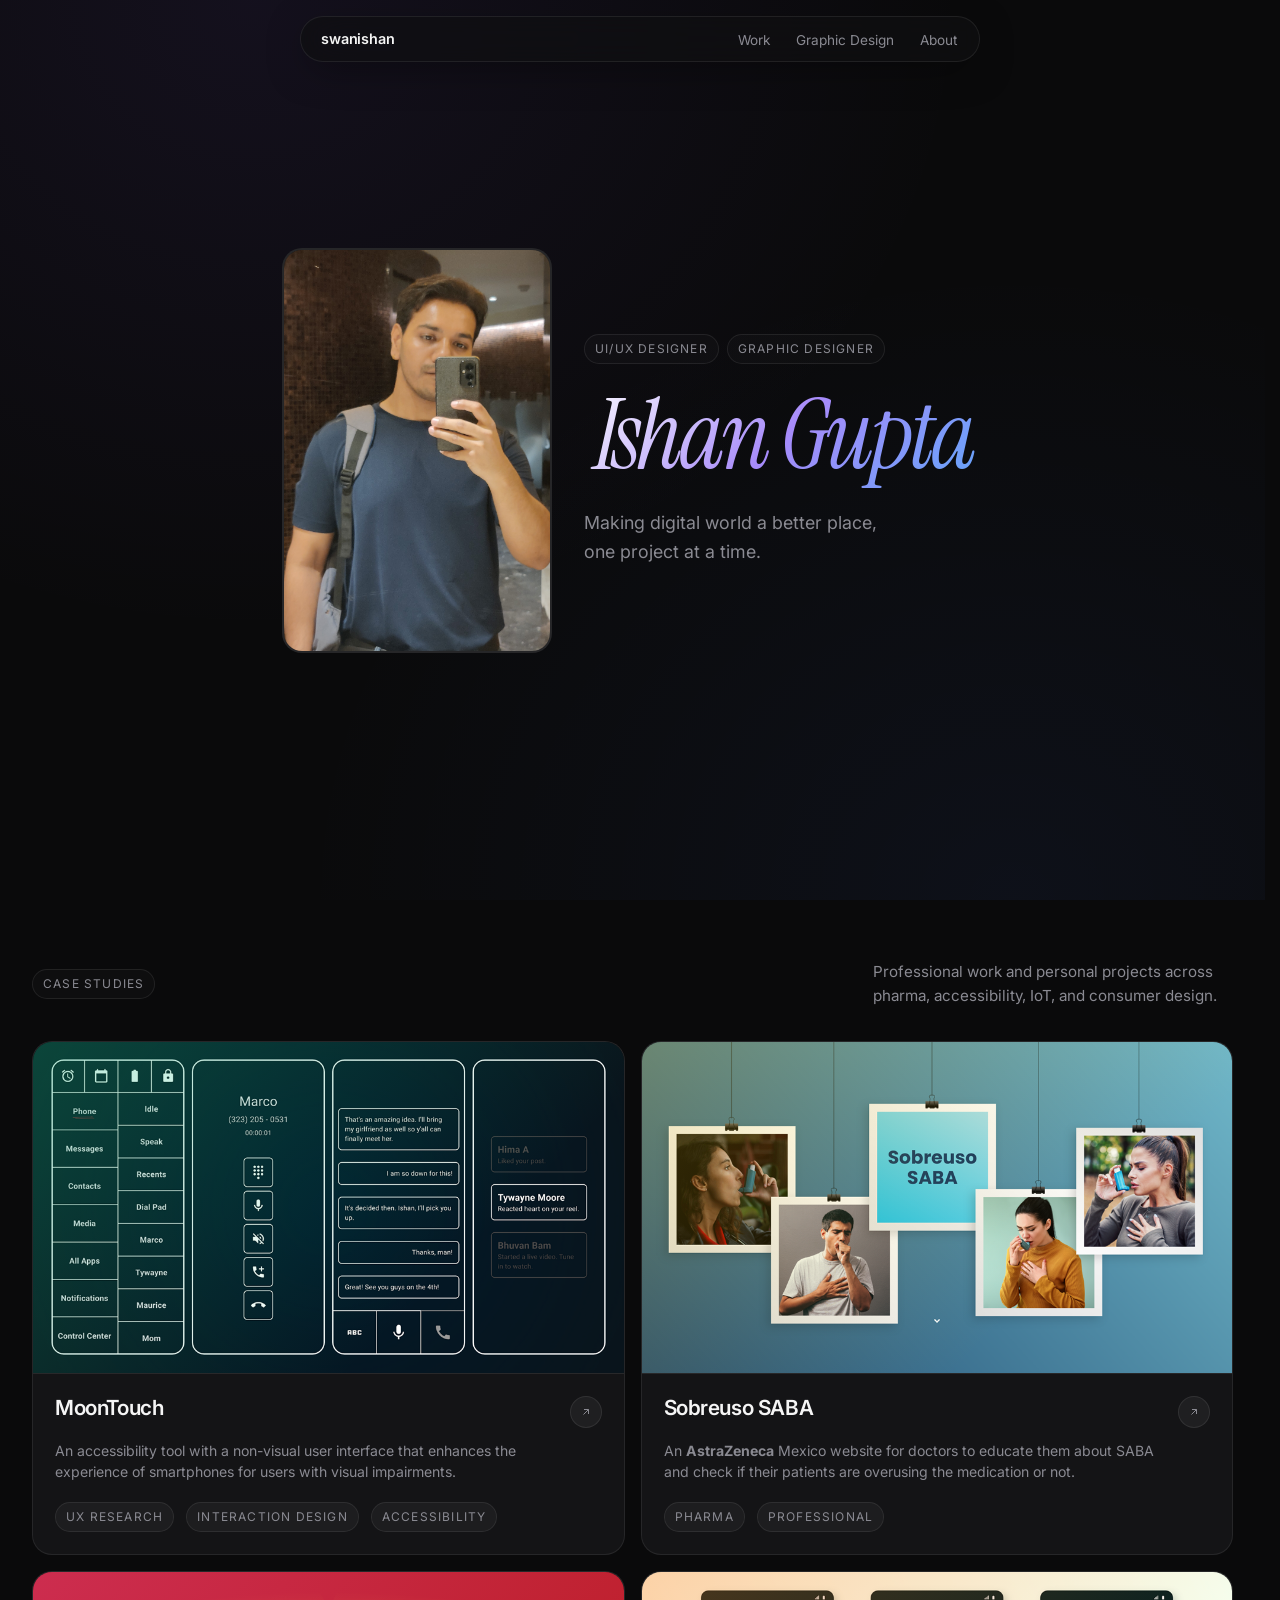
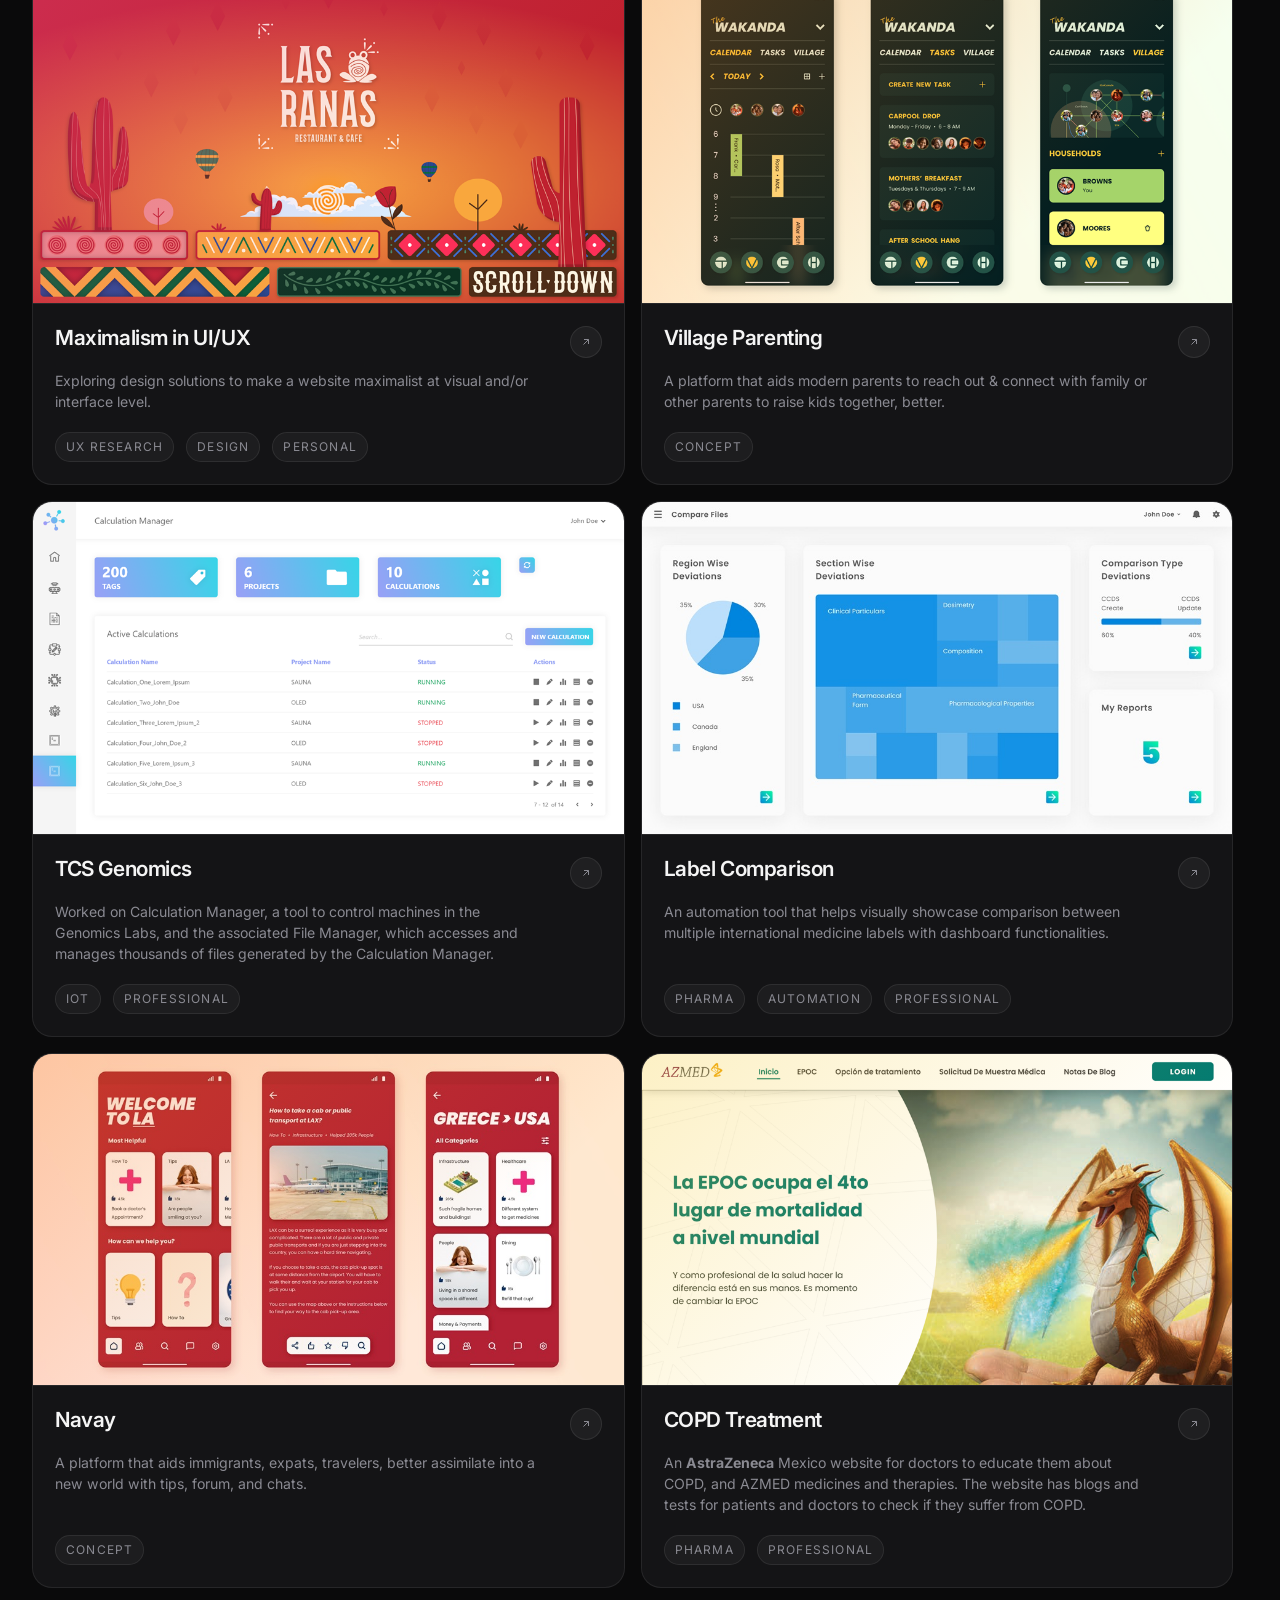
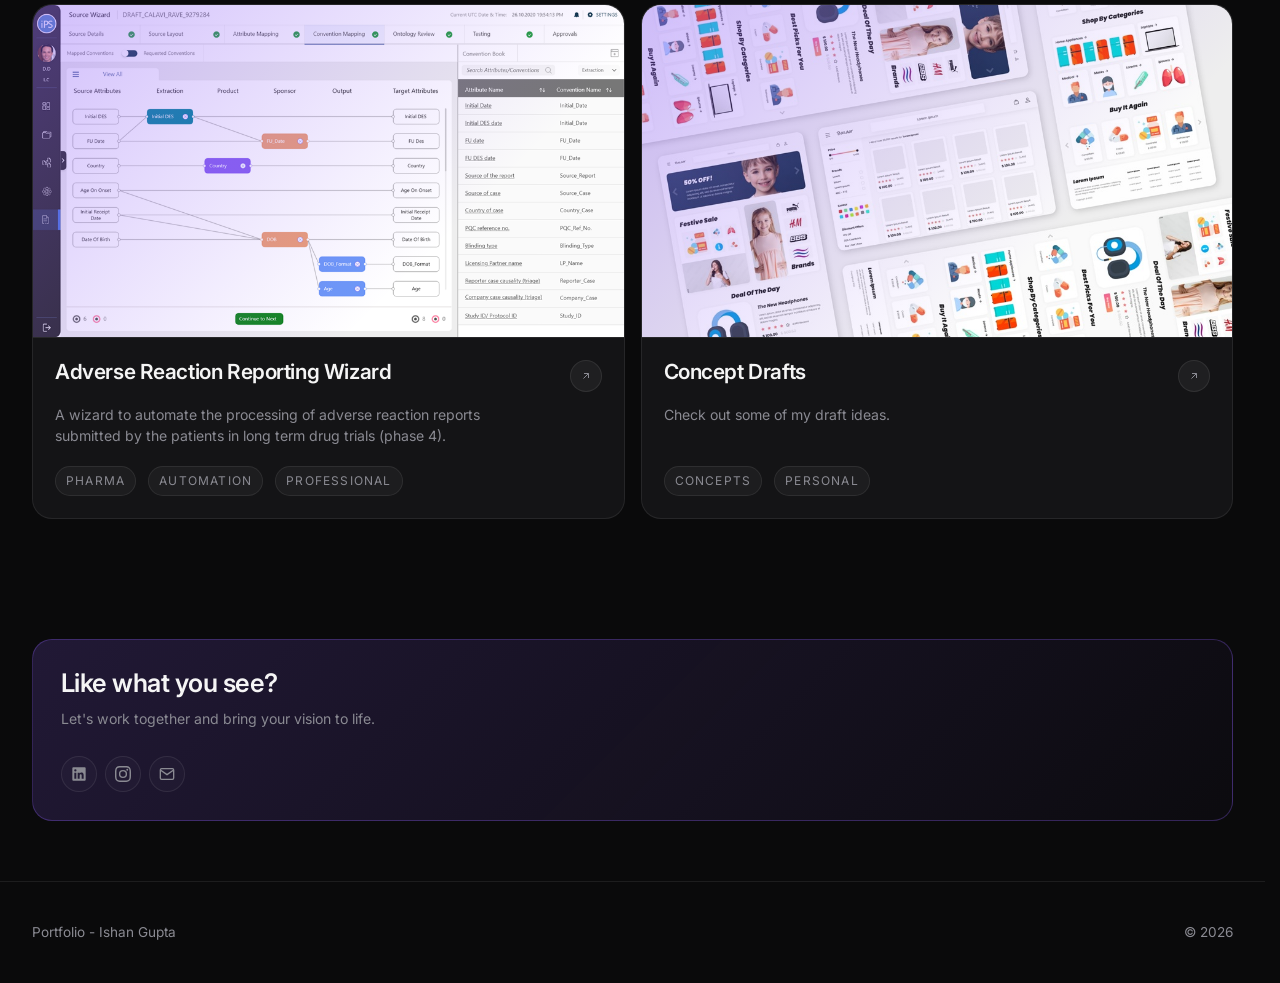
<file: index.html>
<!DOCTYPE html>
<html lang="en">

<head>
  <meta charset="UTF-8" />
  <meta name="viewport" content="width=device-width, initial-scale=1.0" />
  <title>Ishan Gupta — Portfolio</title>
  <meta name="description" content="UI/UX Designer & Graphic Designer, making digital world a better place, one project at a time." />
  <link rel="icon" type="image/x-icon" href="assets/home/favicon.png" />
  <link rel="preconnect" href="https://fonts.googleapis.com" />
  <link rel="preconnect" href="https://fonts.gstatic.com" crossorigin />
  <link href="https://fonts.googleapis.com/css2?family=Inter:wght@300;400;500;600;700;800&family=Instrument+Serif:ital@0;1&display=swap" rel="stylesheet" />
  <link rel="stylesheet" href="css/style.css" />
</head>

<body>
  <nav>
    <a href="index.html" class="logo">swanishan</a>

    <ul class="nav-links" id="navLinks">
      <li><a href="index.html#work">Work</a></li>
      <li><a href="graphic-design.html">Graphic Design</a></li>
      <li><a href="about.html">About</a></li>
    </ul>

    <button class="menu-toggle" id="menuToggle" aria-label="Toggle menu">☰</button>
  </nav>

  <header class="hero">
    <div class="container">
      <div class="hero-inner">

        <div class="hero-side">
          <img src="assets/home/me.jpg" class="hero-stat">
        </div>
        
        <div>
          <div class="hero-tags reveal">
            <span class="label">UI/UX Designer</span>
            <span class="label">Graphic Designer</span>
          </div>

          <h1 class="reveal"><span class="serif">Ishan Gupta</span></h1>
          <p class="hero-lead reveal">Making digital world a better place, <br>one project at a time.</p>
        </div>
      </div>
    </div>

    <div class="hero-scroll">Scroll</div>
  </header>

  <section id="work">
    <div class="container">

      <div class="section-header reveal">
        <div>
          <span class="label">Case Studies</span>
          <!--<h2 style="margin-top:8px;"><span class="serif">Case Studies</span></h2>-->
        </div>
        <p>Professional work and personal projects across pharma, accessibility, IoT, and consumer design.</p>
      </div>

      <div class="bento-grid">

        <a href="https://moontouch.framer.website" target="_blank" rel="noopener noreferrer" class="bento size-md tone-green">
          <div class="bento-image"><img src="assets/home/project-01-moontouch-thumbnail.png" alt="MoonTouch cover" /></div>

          <div class="bento-body">
            <div class="bento-top">
              <h3 class="bento-title">MoonTouch</h3>
              <div class="bento-arrow">
                <svg viewBox="0 0 24 24" fill="none" stroke="currentColor" stroke-width="2">
                  <path d="M7 17L17 7M17 7H8M17 7V16"/>
                </svg>
              </div>
            </div>

            <div class="bento-bottom">
              <p class="bento-desc">An accessibility tool with a non-visual user interface that enhances the experience of smartphones for users with visual impairments.</p>
              
              <div class="bento-tags">
                <span class="label">UX Research</span>
                <span class="label">Interaction Design</span>
                <span class="label">Accessibility</span>
              </div>
            </div>
          </div>
        </a>

        <a href="projects/saba.html" class="bento size-md tone-yellow">
          <div class="bento-image"><img src="assets/home/project-02-saba-thumbnail.png" alt="Sobreuso SABA" /></div>

          <div class="bento-body">
            <div class="bento-top">
              <h3 class="bento-title">Sobreuso SABA</h3>
              <div class="bento-arrow">
                <svg viewBox="0 0 24 24" fill="none" stroke="currentColor" stroke-width="2">
                  <path d="M7 17L17 7M17 7H8M17 7V16"/>
                </svg>
              </div>
            </div>

            <div class="bento-bottom">
              <p class="bento-desc">An <b>AstraZeneca</b> Mexico website for doctors to educate them about SABA and check if their patients are overusing the medication or not.</p>
              
              <div class="bento-tags">
                <span class="label">Pharma</span>
                <span class="label">Professional</span>
              </div>
            </div>
          </div>
        </a>

        <a href="projects/maximalism.html" class="bento size-md tone-pink">
          <div class="bento-image"><img src="assets/home/project-03-maximalism-thumbnail.png" alt="Maximalism" /></div>

          <div class="bento-body">
            <div class="bento-top">
              <h3 class="bento-title">Maximalism in UI/UX</h3>
              <div class="bento-arrow">
                <svg viewBox="0 0 24 24" fill="none" stroke="currentColor" stroke-width="2">
                  <path d="M7 17L17 7M17 7H8M17 7V16"/>
                </svg>
              </div>
            </div>

            <div class="bento-bottom">
              <p class="bento-desc">Exploring design solutions to make a website maximalist at visual and/or interface level.</p>
              <div class="bento-tags">
                <span class="label">UX Research</span>
                <span class="label">Design</span>
                <span class="label">Personal</span>
              </div>
            </div>
          </div>
        </a>

        <a href="projects/village-parenting.html" class="bento size-md tone-orange">
          <div class="bento-image"><img src="assets/home/project-05-village-thumbnail.png" alt="Village Parenting"/></div>

          <div class="bento-body">
            <div class="bento-top">
              <h3 class="bento-title">Village Parenting</h3>
              <div class="bento-arrow">
                <svg viewBox="0 0 24 24" fill="none" stroke="currentColor" stroke-width="2">
                  <path d="M7 17L17 7M17 7H8M17 7V16"/>
                </svg>
              </div>
            </div>

            <div class="bento-bottom">
              <p class="bento-desc">A platform that aids modern parents to reach out & connect with family or other parents to raise kids together, better.</p>
              <div class="bento-tags">
                <span class="label">Concept</span>
              </div>
            </div>
          </div>
        </a>

        <a href="projects/genomics.html" class="bento size-md">
          <div class="bento-image"><img src="assets/home/project-04-genomics-thumbnail.png" alt="TCS Genomics"/></div>

          <div class="bento-body">
            <div class="bento-top">
              <h3 class="bento-title">TCS Genomics</h3>
              <div class="bento-arrow">
                <svg viewBox="0 0 24 24" fill="none" stroke="currentColor" stroke-width="2">
                  <path d="M7 17L17 7M17 7H8M17 7V16"/>
                </svg>
              </div>
            </div>

            <div class="bento-bottom">
              <p class="bento-desc">Worked on Calculation Manager, a tool to control machines in the Genomics Labs, and the associated File Manager, which accesses and manages thousands of files generated by the Calculation Manager.</p>
              <div class="bento-tags">
                <span class="label">IoT</span>
                <span class="label">Professional</span>
              </div>
            </div>
          </div>
        </a>

        <a href="projects/label.html" class="bento size-md">
          <div class="bento-image"><img src="assets/home/project-06-label-thumbnail.jpg" alt="Label Comparison"/></div>

          <div class="bento-body">
            <div class="bento-top">
              <h3 class="bento-title">Label Comparison</h3>
              <div class="bento-arrow">
                <svg viewBox="0 0 24 24" fill="none" stroke="currentColor" stroke-width="2">
                  <path d="M7 17L17 7M17 7H8M17 7V16"/>
                </svg>
              </div>
            </div>

            <div class="bento-bottom">
              <p class="bento-desc">An automation tool that helps visually showcase comparison between multiple international medicine labels with dashboard functionalities.</p>
              <div class="bento-tags">
                <span class="label">Pharma</span>
                <span class="label">Automation</span>
                <span class="label">Professional</span>
              </div>
            </div>
          </div>
        </a>

        <a href="projects/navay.html" class="bento size-md tone-orange">
          <div class="bento-image"><img src="assets/home/project-07-navay-thumbnail.jpg" alt="Navay"/></div>

          <div class="bento-body">
            <div class="bento-top">
              <h3 class="bento-title">Navay</h3>
              <div class="bento-arrow">
                <svg viewBox="0 0 24 24" fill="none" stroke="currentColor" stroke-width="2">
                  <path d="M7 17L17 7M17 7H8M17 7V16"/>
                </svg>
              </div>
            </div>

            <div class="bento-bottom">
              <p class="bento-desc">A platform that aids immigrants, expats, travelers, better assimilate into a new world with tips, forum, and chats.</p>
              <div class="bento-tags">
                <span class="label">Concept</span>
              </div>
            </div>
          </div>
        </a>

        <a href="projects/copd.html" class="bento size-md tone-yellow">
          <div class="bento-image"><img src="assets/home/project-08-copd-thumbnail.png" alt="COPD Treatment"/></div>

          <div class="bento-body">
            <div class="bento-top">
              <h3 class="bento-title">COPD Treatment</h3>
              <div class="bento-arrow">
                <svg viewBox="0 0 24 24" fill="none" stroke="currentColor" stroke-width="2">
                  <path d="M7 17L17 7M17 7H8M17 7V16"/>
                </svg>
              </div>
            </div>

            <div class="bento-bottom">
              <p class="bento-desc">An <b>AstraZeneca</b> Mexico website for doctors to educate them about COPD, and AZMED medicines and therapies. The website has blogs and tests for patients and doctors to check if they suffer from COPD.</p>
              <div class="bento-tags">
                <span class="label">Pharma</span>
                <span class="label">Professional</span>
              </div>
            </div>
          </div>
        </a>

        <a href="projects/adverse-report.html" class="bento size-md tone-purple">
          <div class="bento-image"><img src="assets/home/project-09-adverse-thumbnail.png" alt="Adverse Report Wizard"/></div>

          <div class="bento-body">
            <div class="bento-top">
              <h3 class="bento-title">Adverse Reaction Reporting Wizard</h3>
              <div class="bento-arrow">
                <svg viewBox="0 0 24 24" fill="none" stroke="currentColor" stroke-width="2">
                  <path d="M7 17L17 7M17 7H8M17 7V16"/>
                </svg>
              </div>
            </div>

            <div class="bento-bottom">
              <p class="bento-desc">A wizard to automate the processing of adverse reaction reports submitted by the patients in long term drug trials (phase 4).</p>
              <div class="bento-tags">
                <span class="label">Pharma</span>
                <span class="label">Automation</span>
                <span class="label">Professional</span>
              </div>
            </div>
          </div>
        </a>

        <a href="projects/concepts.html" class="bento size-md tone-purple">
          <div class="bento-image"><img src="assets/home/project-10-concepts-thumbnail.jpg" alt="Adverse Report Wizard"/></div>

          <div class="bento-body">
            <div class="bento-top">
              <h3 class="bento-title">Concept Drafts</h3>
              <div class="bento-arrow">
                <svg viewBox="0 0 24 24" fill="none" stroke="currentColor" stroke-width="2">
                  <path d="M7 17L17 7M17 7H8M17 7V16"/>
                </svg>
              </div>
            </div>

            <div class="bento-bottom">
              <p class="bento-desc">Check out some of my draft ideas.</p>
              <div class="bento-tags">
                <span class="label">Concepts</span>
                <span class="label">Personal</span>
              </div>
            </div>
          </div>
        </a>

      </div>
    </div>
  </section>

  <section>
    <div class="container">
      <div class="bento size-wide no-image tone-purple">

        <div class="bento-body">
          <div class="bento-top">
            <div style="width: 100%;">
              <h3 class="bento-title" style="font-size:1.6rem;">Like what you see?</h3>
              <p class="bento-desc" style="margin-top:10px;">Let's work together and bring your vision to life.</p>
            </div>
          </div>

          <div style="margin-top:auto;">
            <div class="social-links">

              <a href="https://www.linkedin.com/in/swanishan" target="_blank" rel="noopener" aria-label="LinkedIn">
                <svg viewBox="0 0 24 24" fill="currentColor">
                  <path d="M20.5 2h-17A1.5 1.5 0 002 3.5v17A1.5 1.5 0 003.5 22h17a1.5 1.5 0 001.5-1.5v-17A1.5 1.5 0 0020.5 2zM8 19H5v-9h3zM6.5 8.25A1.75 1.75 0 118.3 6.5a1.78 1.78 0 01-1.8 1.75zM19 19h-3v-4.74c0-1.42-.6-1.93-1.38-1.93A1.74 1.74 0 0013 14.19a.66.66 0 000 .14V19h-3v-9h2.9v1.3a3.11 3.11 0 012.7-1.4c1.55 0 3.36.86 3.36 3.66z"/>
                </svg>
              </a>

              <a href="https://www.instagram.com/swanishan" target="_blank" rel="noopener" aria-label="Instagram">
                <svg viewBox="0 0 24 24" fill="currentColor">
                  <path d="M12 2.163c3.204 0 3.584.012 4.85.07 3.252.148 4.771 1.691 4.919 4.919.058 1.265.069 1.645.069 4.849 0 3.205-.012 3.584-.069 4.849-.149 3.225-1.664 4.771-4.919 4.919-1.266.058-1.644.07-4.85.07-3.204 0-3.584-.012-4.849-.07-3.26-.149-4.771-1.699-4.919-4.92-.058-1.265-.07-1.644-.07-4.849 0-3.204.013-3.583.07-4.849.149-3.227 1.664-4.771 4.919-4.919 1.266-.057 1.645-.069 4.849-.069zM12 0C8.741 0 8.333.014 7.053.072 2.695.272.273 2.69.073 7.052.014 8.333 0 8.741 0 12c0 3.259.014 3.668.072 4.948.2 4.358 2.618 6.78 6.98 6.98C8.333 23.986 8.741 24 12 24c3.259 0 3.668-.014 4.948-.072 4.354-.2 6.782-2.618 6.979-6.98.059-1.28.073-1.689.073-4.948 0-3.259-.014-3.667-.072-4.947-.196-4.354-2.617-6.78-6.979-6.98C15.668.014 15.259 0 12 0zm0 5.838a6.162 6.162 0 100 12.324 6.162 6.162 0 000-12.324zM12 16a4 4 0 110-8 4 4 0 010 8zm6.406-11.845a1.44 1.44 0 100 2.881 1.44 1.44 0 000-2.881z"/>
                </svg>
              </a>

              <a href="mailto:swanishan@gmail.com" aria-label="Email">
                <svg viewBox="0 0 24 24" fill="none" stroke="currentColor" stroke-width="2">
                  <path d="M4 4h16c1.1 0 2 .9 2 2v12c0 1.1-.9 2-2 2H4c-1.1 0-2-.9-2-2V6c0-1.1.9-2 2-2z"/>
                  <path d="M22 6l-10 7L2 6"/>
                </svg>
              </a>

            </div>
          </div>
        </div>

      </div>
    </div>
  </section>

  <footer>
    <div class="container">
      <p>Portfolio - Ishan Gupta</p>
      <p>© 2026</p>
    </div>
  </footer>

  <script src="js/main.js"></script>
</body>

</html>
</file>
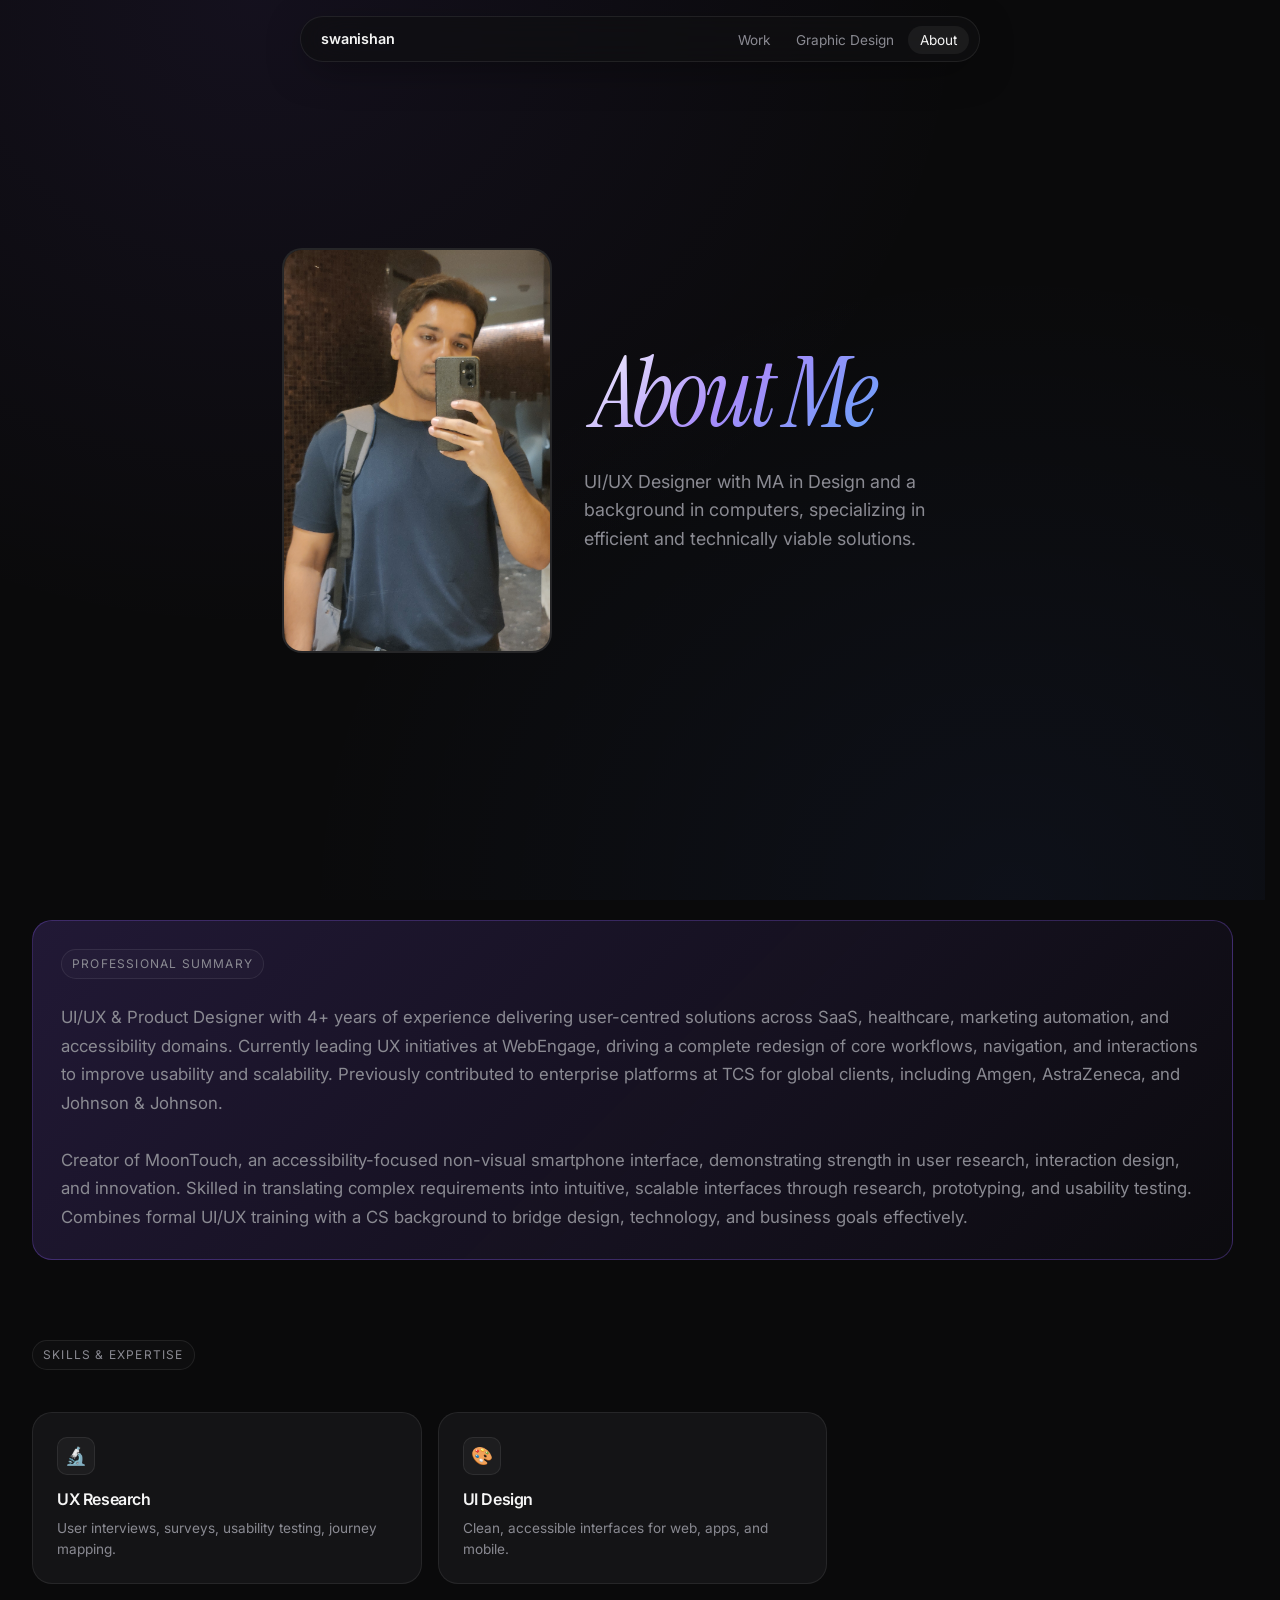
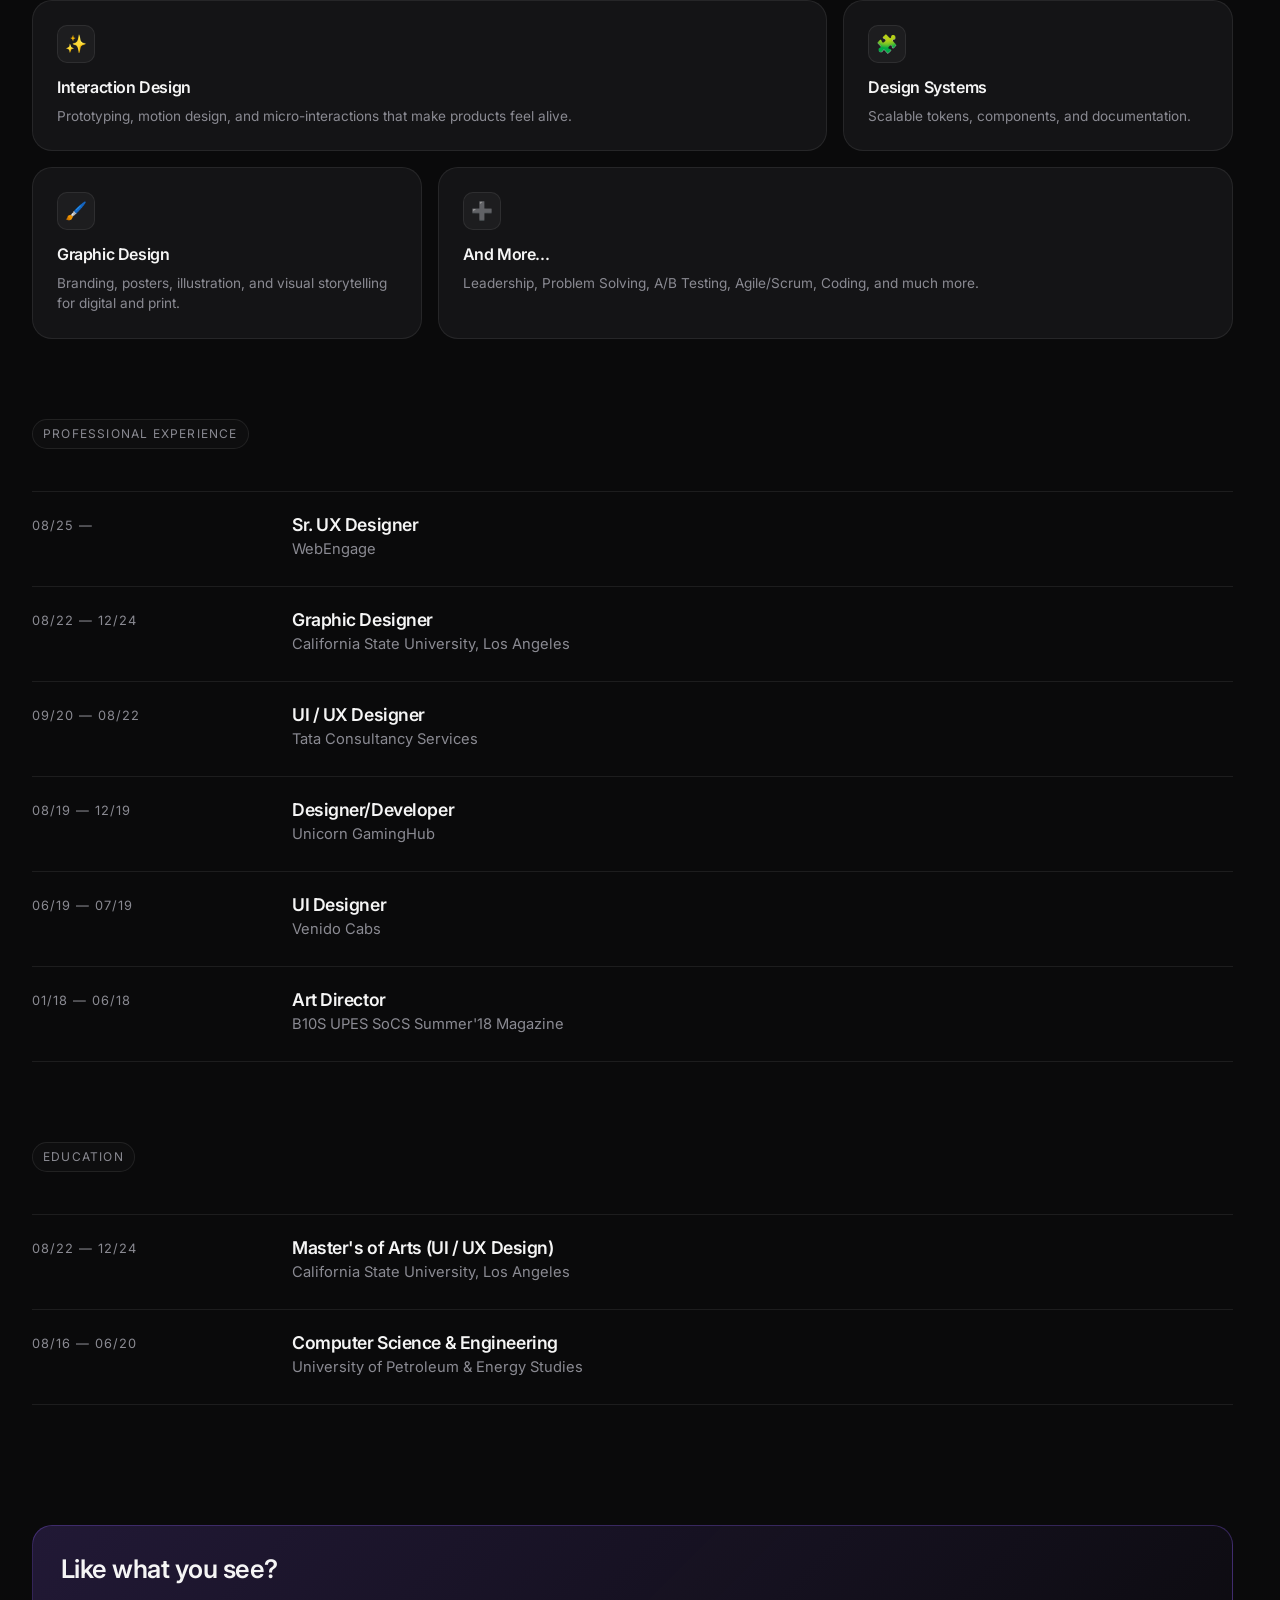
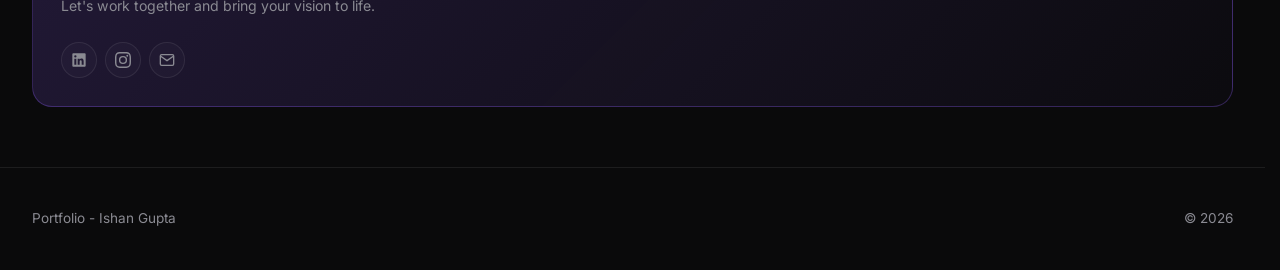
<file: about.html>
<!DOCTYPE html>
<html lang="en">
<head>
  <meta charset="UTF-8" />
  <meta name="viewport" content="width=device-width, initial-scale=1.0" />
  <title>About — Ishan Gupta</title>
  <meta name="description" content="UI/UX Designer with an MA in Design and a Computer Engineering background, specializing in efficient, technically viable solutions." />
  <link rel="preconnect" href="https://fonts.googleapis.com" />
  <link rel="preconnect" href="https://fonts.gstatic.com" crossorigin />
  <link href="https://fonts.googleapis.com/css2?family=Inter:wght@300;400;500;600;700;800&family=Instrument+Serif:ital@0;1&display=swap" rel="stylesheet" />
  <link rel="stylesheet" href="css/style.css" />
  <link rel="icon" type="image/x-icon" href="assets/home/favicon.png" />
</head>
<body>

  <nav>
    <a href="index.html" class="logo">swanishan</a>
    <ul class="nav-links" id="navLinks">
      <li><a href="index.html#work">Work</a></li>
      <li><a href="graphic-design.html">Graphic Design</a></li>
      <li><a href="about.html">About</a></li>
    </ul>
    <button class="menu-toggle" id="menuToggle" aria-label="Toggle menu">☰</button>
  </nav>

  <header class="hero">
    <div class="container">
      <div class="hero-inner">

        <div class="hero-side">
          <img src="assets/home/me.jpg" class="hero-stat">
        </div>
        
        <div>
          <h1 class="reveal"><span class="serif">About Me</span></h1>
          <p class="hero-lead reveal">UI/UX Designer with MA in Design and a background in computers, specializing in efficient and technically viable solutions.</p>
        </div>
      </div>
    </div>
    <div class="hero-scroll">Scroll</div>
  </header>

  <section style="padding-top:20px;">
    <div class="container">

      <div class="bento size-wide no-image tone-purple">
          <div class="bento-body">
            <div class="bento-top">
              <div style="width: 100%;">
                <div class="hero-tags reveal"><span class="label">Professional Summary</span></div>
                <p class="about-bio-full" style="margin-top:10px;">
                  UI/UX & Product Designer with 4+ years of experience delivering user-centred solutions across SaaS, healthcare, marketing automation, and accessibility domains. Currently leading UX initiatives at WebEngage, driving a complete redesign of core workflows, navigation, and interactions to improve usability and scalability. Previously contributed to enterprise platforms at TCS for global clients, including Amgen, AstraZeneca, and Johnson & Johnson.
                  <br><br>
                  Creator of MoonTouch, an accessibility-focused non-visual smartphone interface, demonstrating strength in user research, interaction design, and innovation. Skilled in translating complex requirements into intuitive, scalable interfaces through research, prototyping, and usability testing. Combines formal UI/UX training with a CS background to bridge design, technology, and business goals effectively.
                </p>
              </div>
            </div>
          </div>
      </div>

      <div style="margin-top:80px;">
        <div class="section-header reveal">
          <div>
            <span class="label">Skills & Expertise</span>
            <!--<h2 style="margin-top:8px;"><span class="serif">Skills & Expertise</span></h2>-->
          </div>
        </div>

        <div class="skills-grid">
          <div class="skill-card reveal">
            <div class="skill-icon">🔬</div>
            <h4>UX Research</h4>
            <p>User interviews, surveys, usability testing, journey mapping.</p>
          </div>
          <div class="skill-card reveal">
            <div class="skill-icon">🎨</div>
            <h4>UI Design</h4>
            <p>Clean, accessible interfaces for web, apps, and mobile.</p>
          </div>
          <div class="skill-card size-md reveal">
            <div class="skill-icon">✨</div>
            <h4>Interaction Design</h4>
            <p>Prototyping, motion design, and micro-interactions that make products feel alive.</p>
          </div>
          <div class="skill-card reveal">
            <div class="skill-icon">🧩</div>
            <h4>Design Systems</h4>
            <p>Scalable tokens, components, and documentation.</p>
          </div>
          <div class="skill-card reveal">
            <div class="skill-icon">🖌️</div>
            <h4>Graphic Design</h4>
            <p>Branding, posters, illustration, and visual storytelling for digital and print.</p>
          </div>
          <div class="skill-card size-md reveal">
            <div class="skill-icon">➕</div>
            <h4>And More...</h4>
            <p>Leadership, Problem Solving, A/B Testing, Agile/Scrum, Coding, and much more.</p>
          </div>
        </div>
      </div>

      <div style="margin-top:80px;">
        <div class="section-header reveal">
          <div>
            <span class="label">Professional Experience</span>
            <!--<h2 style="margin-top:8px;"><span class="serif">Experience</span></h2>-->
          </div>
        </div>

        <div class="timeline">
          <div class="timeline-item reveal">
            <div class="timeline-date">08/25 — </div>
            <div class="timeline-content">
              <h4>Sr. UX Designer</h4>
              <p>WebEngage</p>
            </div>
          </div>

          <div class="timeline-item reveal">
            <div class="timeline-date">08/22 — 12/24</div>
            <div class="timeline-content">
              <h4>Graphic Designer</h4>
              <p>California State University, Los Angeles</p>
            </div>
          </div>

          <div class="timeline-item reveal">
            <div class="timeline-date">09/20 — 08/22</div>
            <div class="timeline-content">
              <h4>UI / UX Designer</h4>
              <p>Tata Consultancy Services</p>
            </div>
          </div>

          <div class="timeline-item reveal">
            <div class="timeline-date">08/19 — 12/19</div>
            <div class="timeline-content">
              <h4>Designer/Developer</h4>
              <p>Unicorn GamingHub</p>
            </div>
          </div>

          <div class="timeline-item reveal">
            <div class="timeline-date">06/19 — 07/19</div>
            <div class="timeline-content">
              <h4>UI Designer</h4>
              <p>Venido Cabs</p>
            </div>
          </div>

          <div class="timeline-item reveal">
            <div class="timeline-date">01/18 — 06/18</div>
            <div class="timeline-content">
              <h4>Art Director</h4>
              <p>B10S UPES SoCS Summer'18 Magazine</p>
            </div>
          </div>
        </div>
      </div>

      <div style="margin-top:80px;">
        <div class="section-header reveal">
          <div>
            <span class="label">Education</span>
            <!--<h2 style="margin-top:8px;"><span class="serif">Education</span></h2>-->
          </div>
        </div>

        <div class="timeline">
          <div class="timeline-item reveal">
            <div class="timeline-date">08/22 — 12/24</div>
            <div class="timeline-content">
              <h4>Master's of Arts (UI / UX Design)</h4>
              <p>California State University, Los Angeles</p>
            </div>
          </div>

          <div class="timeline-item reveal">
            <div class="timeline-date">08/16 — 06/20</div>
            <div class="timeline-content">
              <h4>Computer Science & Engineering</h4>
              <p>University of Petroleum & Energy Studies</p>
            </div>
          </div>
        </div>
      </div>
    </div>
  </section>

  <section>
    <div class="container">
      <div class="bento size-wide no-image tone-purple">
        <div class="bento-body">

          <div class="bento-top">
            <div style="width: 100%;">
              <h3 class="bento-title" style="font-size:1.6rem;">Like what you see?</h3>
              <p class="bento-desc" style="margin-top:10px;">Let's work together and bring your vision to life.</p>
            </div>
          </div>

          <div style="margin-top:auto;">
            <div class="social-links">
              <a href="https://www.linkedin.com/in/swanishan" target="_blank" rel="noopener" aria-label="LinkedIn">
                <svg viewBox="0 0 24 24" fill="currentColor">
                  <path d="M20.5 2h-17A1.5 1.5 0 002 3.5v17A1.5 1.5 0 003.5 22h17a1.5 1.5 0 001.5-1.5v-17A1.5 1.5 0 0020.5 2zM8 19H5v-9h3zM6.5 8.25A1.75 1.75 0 118.3 6.5a1.78 1.78 0 01-1.8 1.75zM19 19h-3v-4.74c0-1.42-.6-1.93-1.38-1.93A1.74 1.74 0 0013 14.19a.66.66 0 000 .14V19h-3v-9h2.9v1.3a3.11 3.11 0 012.7-1.4c1.55 0 3.36.86 3.36 3.66z"/>
                </svg></a>

              <a href="https://www.instagram.com/swanishan" target="_blank" rel="noopener" aria-label="Instagram">
                <svg viewBox="0 0 24 24" fill="currentColor">
                  <path d="M12 2.163c3.204 0 3.584.012 4.85.07 3.252.148 4.771 1.691 4.919 4.919.058 1.265.069 1.645.069 4.849 0 3.205-.012 3.584-.069 4.849-.149 3.225-1.664 4.771-4.919 4.919-1.266.058-1.644.07-4.85.07-3.204 0-3.584-.012-4.849-.07-3.26-.149-4.771-1.699-4.919-4.92-.058-1.265-.07-1.644-.07-4.849 0-3.204.013-3.583.07-4.849.149-3.227 1.664-4.771 4.919-4.919 1.266-.057 1.645-.069 4.849-.069zM12 0C8.741 0 8.333.014 7.053.072 2.695.272.273 2.69.073 7.052.014 8.333 0 8.741 0 12c0 3.259.014 3.668.072 4.948.2 4.358 2.618 6.78 6.98 6.98C8.333 23.986 8.741 24 12 24c3.259 0 3.668-.014 4.948-.072 4.354-.2 6.782-2.618 6.979-6.98.059-1.28.073-1.689.073-4.948 0-3.259-.014-3.667-.072-4.947-.196-4.354-2.617-6.78-6.979-6.98C15.668.014 15.259 0 12 0zm0 5.838a6.162 6.162 0 100 12.324 6.162 6.162 0 000-12.324zM12 16a4 4 0 110-8 4 4 0 010 8zm6.406-11.845a1.44 1.44 0 100 2.881 1.44 1.44 0 000-2.881z"/>
                </svg></a>

              <a href="mailto:swanishan@gmail.com" aria-label="Email">
                <svg viewBox="0 0 24 24" fill="none" stroke="currentColor" stroke-width="2">
                  <path d="M4 4h16c1.1 0 2 .9 2 2v12c0 1.1-.9 2-2 2H4c-1.1 0-2-.9-2-2V6c0-1.1.9-2 2-2z"/>
                  <path d="M22 6l-10 7L2 6"/>
                </svg></a>
            </div>
          </div>

        </div>
      </div>
    </div>
  </section>

  <footer>
    <div class="container">
      <p>Portfolio - Ishan Gupta</p>
      <p>© 2026</p>
    </div>
  </footer>

  <script src="js/main.js"></script>
</body>
</html>

<!--
  <div class="about-grid">
    <div class="about-bio-card reveal">
      <p class="about-bio">
        <span class="serif">UX/UI Designer,</span> with, <span class="serif">MA in Design,</span> and a background in, <span class="serif">Computer Engineering.</span>
        <span class="comma">,</span>
        Expertise extends to, <span class="serif">Problem Solving,</span> and, <span class="serif">Solution Creation,</span> enabling me to create, <span class="serif">the most efficient and technically viable solutions.</span>
      </p>
      <div class="about-bio-full">
        <p>I'm a designer who sits at the intersection of <span class="serif">research, strategy, and execution.</span> I believe great design is invisible — it removes friction, builds trust, and quietly makes life better for the people using it.</p>
        <p>Over the years I've worked with startups, agencies, and enterprises across pharma, IoT, accessibility, and consumer products. My engineering background gives me a unique edge: I don't just design screens, I design <span class="serif">systems that ship.</span></p>
        <p>When I'm not designing, you'll find me exploring typography, sketching in my notebook, or getting lost in a new city.</p>
      </div>
    </div>

    <aside class="about-status reveal">
      <span class="status-badge"><span class="status-dot"></span>Currently Open For Work</span>
      <h3>Let's bring your<br />vision to life.</h3>
      <p>Interested in working together?</p>
      <div class="contact-links">
        <a href="mailto:hello@swanishan.com">
          <span>Contact Me On</span>
          <svg viewBox="0 0 24 24" fill="none" stroke="currentColor" stroke-width="2"><path d="M5 12h14M13 5l7 7-7 7"/></svg>
        </a>
        <a href="https://linkedin.com" target="_blank" rel="noopener">
          <span>LinkedIn</span>
          <svg viewBox="0 0 24 24" fill="none" stroke="currentColor" stroke-width="2"><path d="M5 12h14M13 5l7 7-7 7"/></svg>
        </a>
        <a href="https://behance.net" target="_blank" rel="noopener">
          <span>Behance</span>
          <svg viewBox="0 0 24 24" fill="none" stroke="currentColor" stroke-width="2"><path d="M5 12h14M13 5l7 7-7 7"/></svg>
        </a>
      </div>
    </aside>
  </div>
-->
</file>
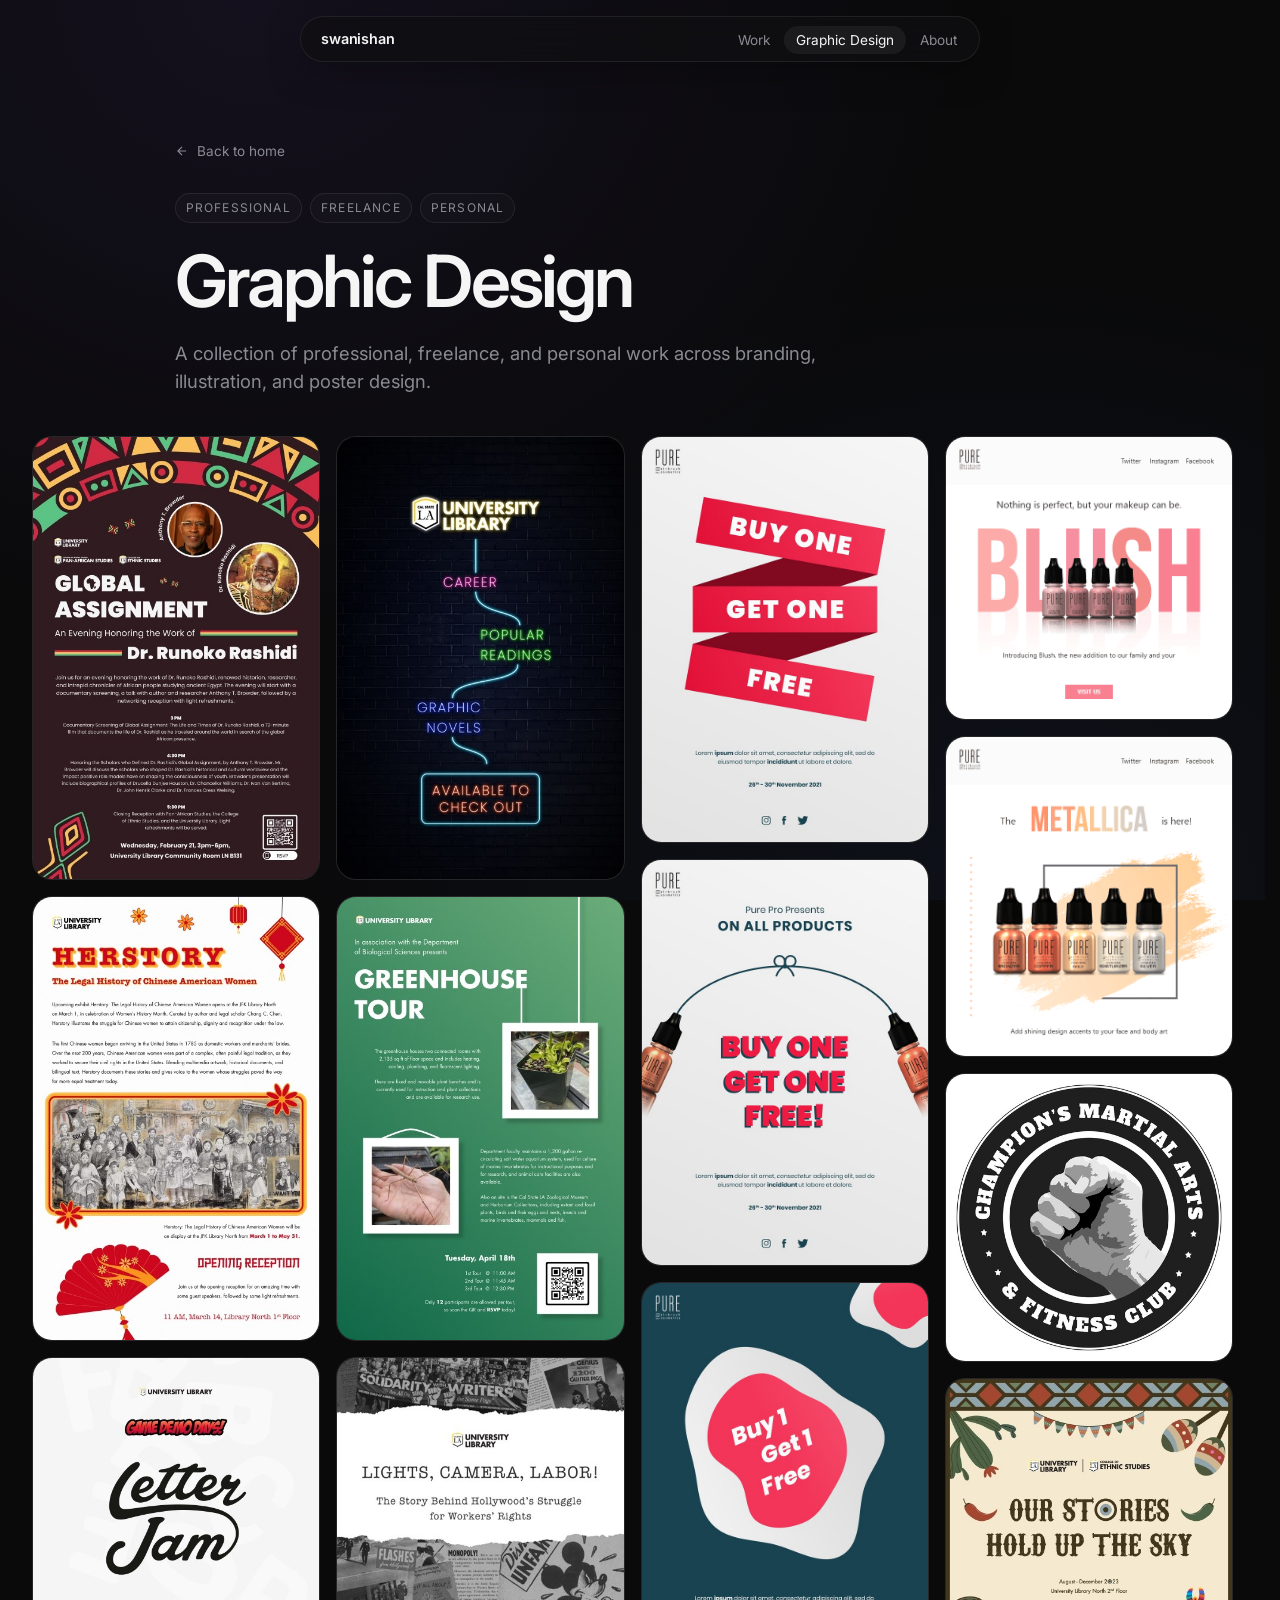
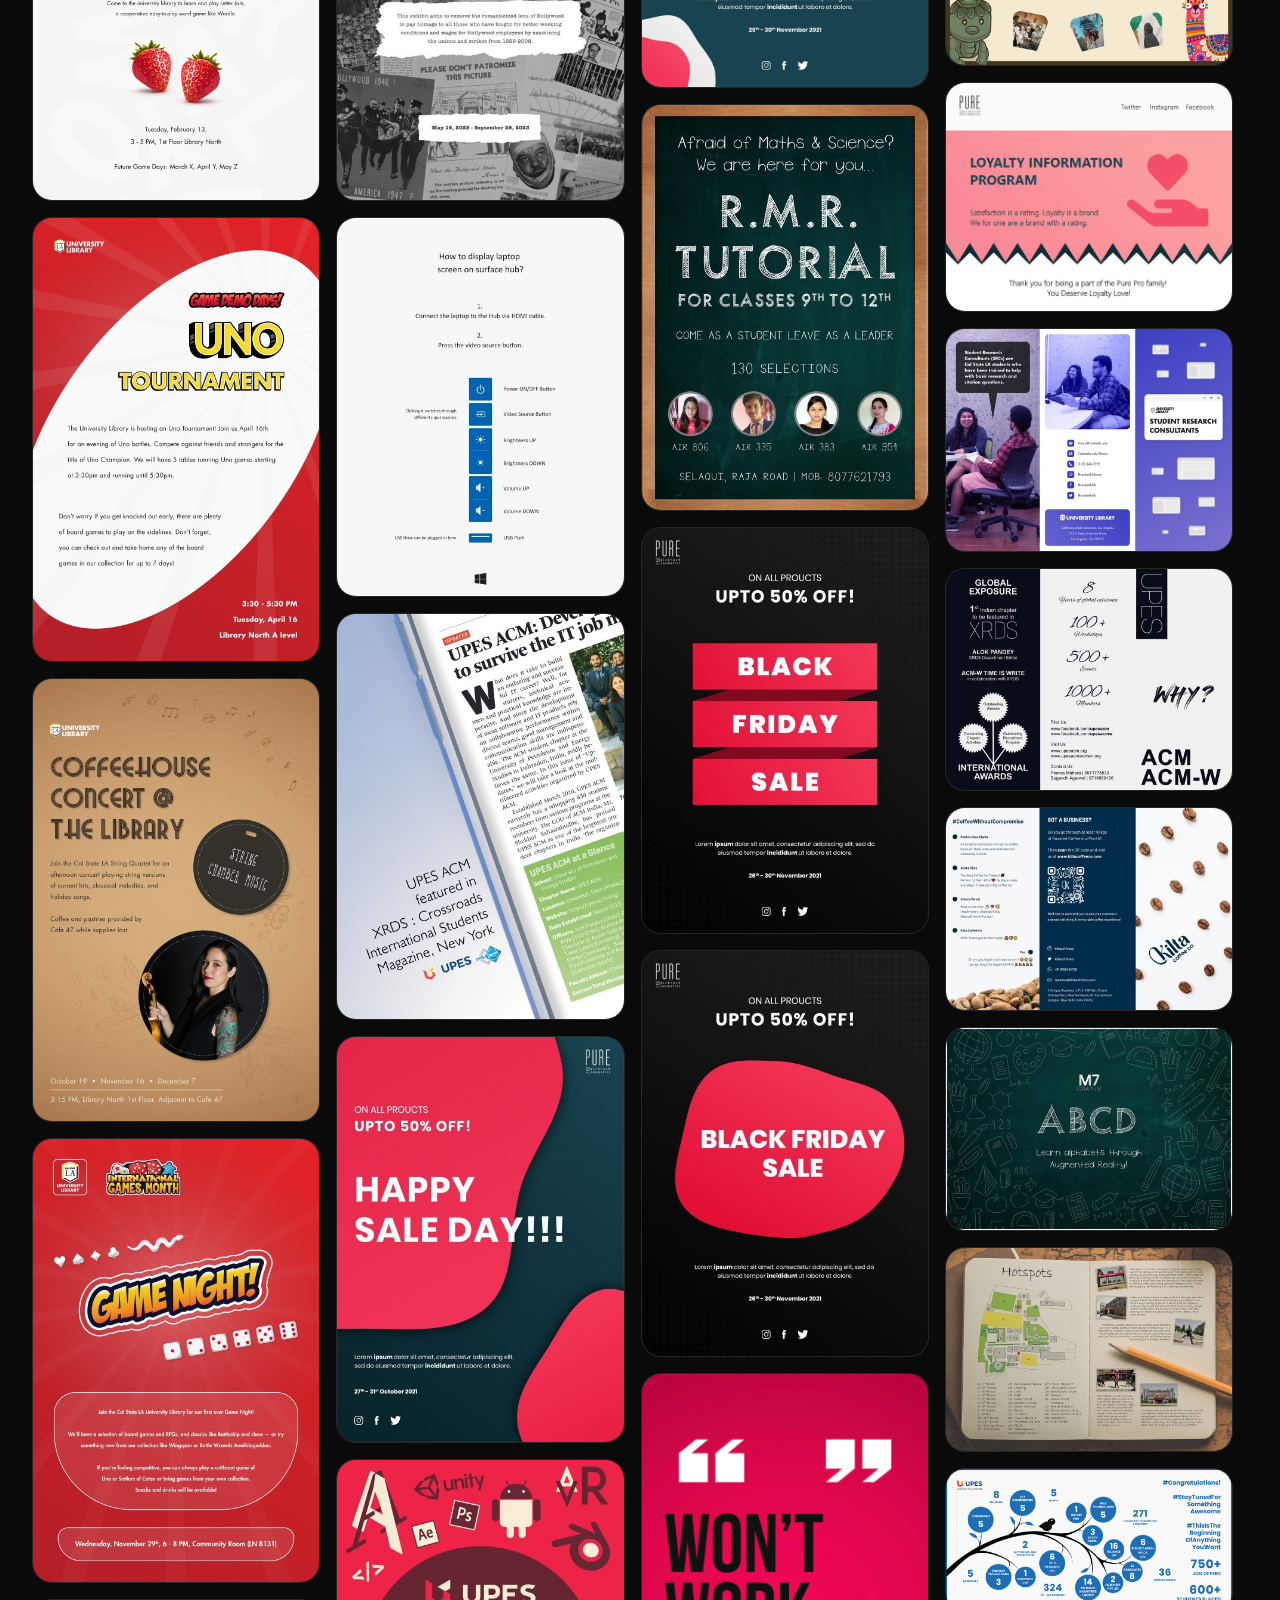
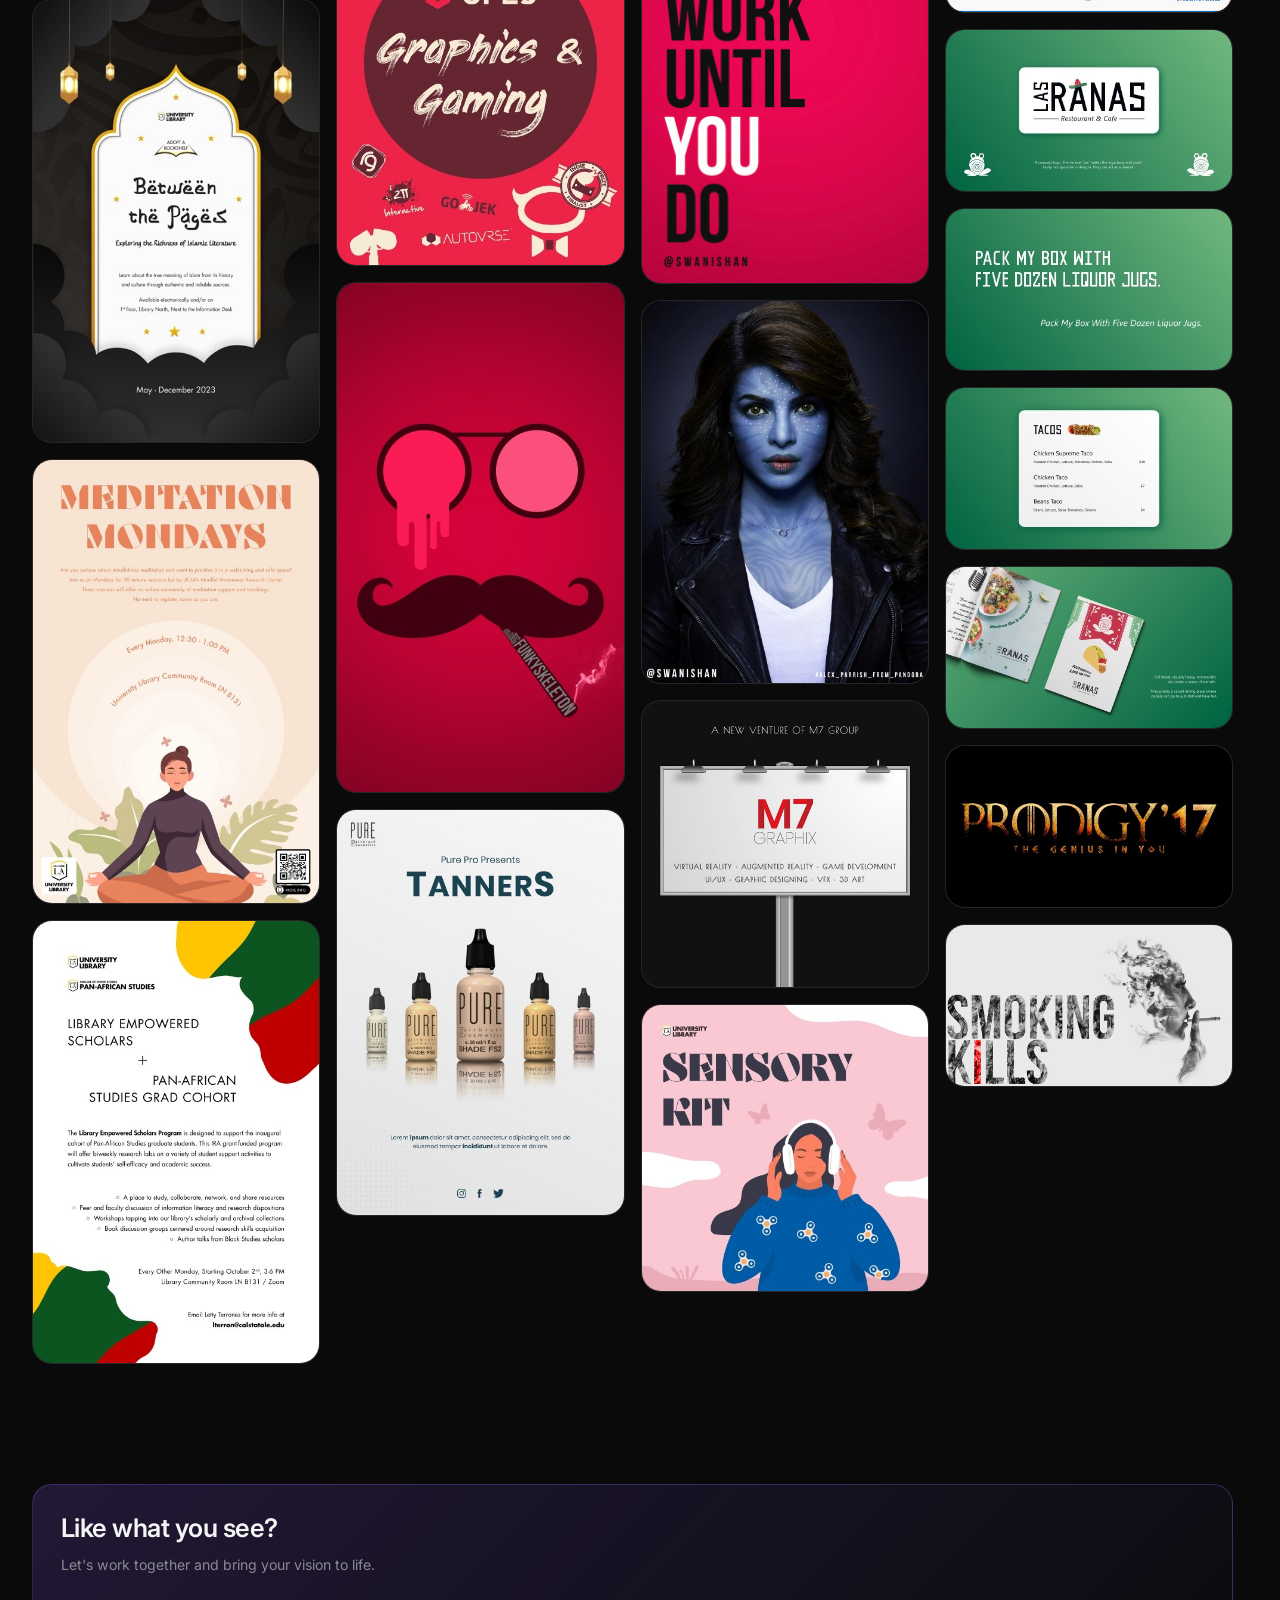
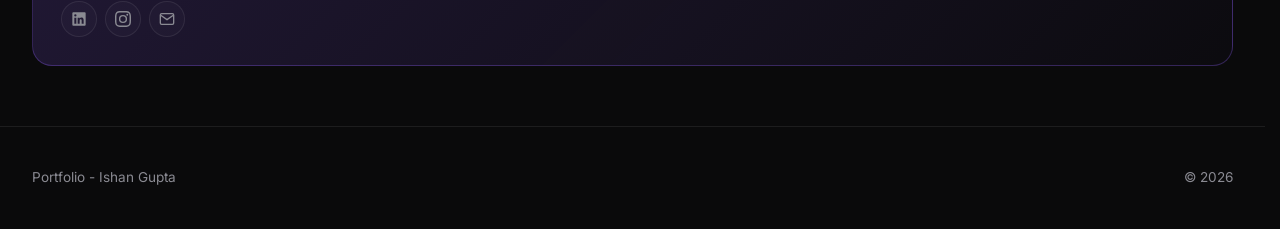
<file: graphic-design.html>
<!DOCTYPE html>
<html lang="en">
<head>
  <meta charset="UTF-8" />
  <meta name="viewport" content="width=device-width, initial-scale=1.0" />
  <title>Ishan Gupta — Graphic Design</title>
  <meta name="description" content="A collection of professional, freelance, and personal work across branding, illustration, and poster design." />
  <link rel="preconnect" href="https://fonts.googleapis.com" />
  <link rel="preconnect" href="https://fonts.gstatic.com" crossorigin />
  <link href="https://fonts.googleapis.com/css2?family=Inter:wght@300;400;500;600;700;800&family=Instrument+Serif:ital@0;1&display=swap" rel="stylesheet" />
  <link rel="stylesheet" href="css/style.css" />
  <link rel="icon" type="image/x-icon" href="assets/home/favicon.png" />
</head>
<body>

  <nav>
    <a href="index.html" class="logo">swanishan</a>

    <ul class="nav-links" id="navLinks">
      <li><a href="index.html#work">Work</a></li>
      <li><a href="graphic-design.html">Graphic Design</a></li>
      <li><a href="about.html">About</a></li>
    </ul>
    <button class="menu-toggle" id="menuToggle" aria-label="Toggle menu">☰</button>
  </nav>

  <header class="case-hero">
    <div class="container">
      <a href="index.html" class="back-link">
        <svg viewBox="0 0 24 24" fill="none" stroke="currentColor" stroke-width="2"><path d="M19 12H5M12 19l-7-7 7-7"/></svg>
        Back to home
      </a>
      <div class="case-meta reveal">
        <span class="label">Professional</span>
        <span class="label">Freelance</span>
        <span class="label">Personal</span>
      </div>
      <h1 class="reveal">Graphic Design</h1>
      <p class="case-summary reveal">A collection of professional, freelance, and personal work across branding, illustration, and poster design.</p>
    </div>
  </header>

  <section style="padding-top:0;">
    <div class="container">
      <div class="gallery-masonry">
        <div class="gallery-item size-tall reveal"><img src="assets/graphic/1.jpg"/></div>
        <div class="gallery-item size-tall reveal"><img src="assets/graphic/2.jpg"/></div>
        <div class="gallery-item size-tall reveal"><img src="assets/graphic/3.jpg"/></div>
        <div class="gallery-item size-tall reveal"><img src="assets/graphic/4.jpg"/></div>
        <div class="gallery-item size-tall reveal"><img src="assets/graphic/5.jpg"/></div>
        <div class="gallery-item size-tall reveal"><img src="assets/graphic/6.jpg"/></div>
        <div class="gallery-item size-tall reveal"><img src="assets/graphic/7.jpg"/></div>
        <div class="gallery-item size-tall reveal"><img src="assets/graphic/8.jpg"/></div>
        <div class="gallery-item size-tall reveal"><img src="assets/graphic/9.jpg"/></div>
        <div class="gallery-item size-tall reveal"><img src="assets/graphic/10.jpg"/></div>
        <div class="gallery-item size-tall reveal"><img src="assets/graphic/11.jpg"/></div>
        <div class="gallery-item size-tall reveal"><img src="assets/graphic/12.jpg"/></div>
        <div class="gallery-item size-tall reveal"><img src="assets/graphic/13.jpg"/></div>
        <div class="gallery-item size-tall reveal"><img src="assets/graphic/14.jpg"/></div>
        <div class="gallery-item size-tall reveal"><img src="assets/graphic/15.jpg"/></div>
        <div class="gallery-item size-tall reveal"><img src="assets/graphic/16.jpg"/></div>
        <div class="gallery-item size-tall reveal"><img src="assets/graphic/17.jpg"/></div>
        <div class="gallery-item size-tall reveal"><img src="assets/graphic/18.jpg"/></div>
        <div class="gallery-item size-tall reveal"><img src="assets/graphic/19.jpg"/></div>
        <div class="gallery-item size-tall reveal"><img src="assets/graphic/20.jpg"/></div>
        <div class="gallery-item size-tall reveal"><img src="assets/graphic/21.jpg"/></div>
        <div class="gallery-item size-tall reveal"><img src="assets/graphic/22.jpg"/></div>
        <div class="gallery-item size-tall reveal"><img src="assets/graphic/23.jpg"/></div>
        <div class="gallery-item size-tall reveal"><img src="assets/graphic/24.jpg"/></div>
        <div class="gallery-item size-tall reveal"><img src="assets/graphic/25.jpg"/></div>
        <div class="gallery-item size-tall reveal"><img src="assets/graphic/26.jpg"/></div>

        <div class="gallery-item reveal"><img src="assets/graphic/27.jpg"/></div>
        <div class="gallery-item reveal"><img src="assets/graphic/28.jpg"/></div>
        <div class="gallery-item reveal"><img src="assets/graphic/29.png"/></div>
        <div class="gallery-item reveal"><img src="assets/graphic/30.png"/></div>
        <div class="gallery-item reveal"><img src="assets/graphic/31.jpg"/></div>
        <div class="gallery-item reveal"><img src="assets/graphic/32.jpg"/></div>
        <div class="gallery-item reveal"><img src="assets/graphic/33.png"/></div>
        <div class="gallery-item reveal"><img src="assets/graphic/34.jpg"/></div>
        <div class="gallery-item reveal"><img src="assets/graphic/35.jpg"/></div>
        <div class="gallery-item reveal"><img src="assets/graphic/36.jpg"/></div>
        <div class="gallery-item reveal"><img src="assets/graphic/37.jpg"/></div>
        <div class="gallery-item reveal"><img src="assets/graphic/38.jpg"/></div>

        <div class="gallery-item size-wide reveal"><img src="assets/graphic/39.jpg"/></div>
        <div class="gallery-item size-wide reveal"><img src="assets/graphic/40.jpg"/></div>
        <div class="gallery-item size-wide reveal"><img src="assets/graphic/41.jpg"/></div>
        <div class="gallery-item size-wide reveal"><img src="assets/graphic/42.jpg"/></div>
        <div class="gallery-item size-wide reveal"><img src="assets/graphic/43.jpg"/></div>
        <div class="gallery-item size-wide reveal"><img src="assets/graphic/44.jpg"/></div>
        <div class="gallery-item size-wide reveal"><img src="assets/graphic/45.jpg"/></div>
      </div>
    </div>
  </section>

  <!--
  <section style="padding-top:0;">
    <div class="container">
      <div class="gallery-grid">
        <div class="gallery-item size-tall reveal">
          <img src="https://picsum.photos/seed/gd01/700/900" alt="Concept piece 01" />
          <span class="gallery-item-label">Concept 01</span>
        </div>
        <div class="gallery-item reveal">
          <img src="https://picsum.photos/seed/gd02/700/500" alt="Concept piece 02" />
          <span class="gallery-item-label">Concept 02</span>
        </div>
        <div class="gallery-item reveal">
          <img src="https://picsum.photos/seed/gd03/700/500" alt="Concept piece 03" />
          <span class="gallery-item-label">Concept 03</span>
        </div>
        <div class="gallery-item size-wide reveal">
          <img src="https://picsum.photos/seed/gd04/1400/500" alt="Concept piece 04" />
          <span class="gallery-item-label">Concept 04</span>
        </div>
        <div class="gallery-item reveal">
          <img src="https://picsum.photos/seed/gd05/700/500" alt="Concept piece 05" />
          <span class="gallery-item-label">Concept 05</span>
        </div>
        <div class="gallery-item reveal">
          <img src="https://picsum.photos/seed/gd06/700/500" alt="Concept piece 06" />
          <span class="gallery-item-label">Concept 06</span>
        </div>
        <div class="gallery-item size-tall reveal">
          <img src="https://picsum.photos/seed/gd07/700/900" alt="Concept piece 07" />
          <span class="gallery-item-label">Concept 07</span>
        </div>
        <div class="gallery-item reveal">
          <img src="https://picsum.photos/seed/gd08/700/500" alt="Concept piece 08" />
          <span class="gallery-item-label">Concept 08</span>
        </div>
        <div class="gallery-item size-wide reveal">
          <img src="https://picsum.photos/seed/gd09/1400/500" alt="Concept piece 09" />
          <span class="gallery-item-label">Concept 09</span>
        </div>
      </div>
    </div>
  </section>
-->

  <section>
    <div class="container">
      <div class="bento size-wide no-image tone-purple">

        <div class="bento-body">
          <div class="bento-top">
            <div style="width: 100%;">
              <h3 class="bento-title" style="font-size:1.6rem;">Like what you see?</h3>
              <p class="bento-desc" style="margin-top:10px;">Let's work together and bring your vision to life.</p>
            </div>
          </div>

          <div style="margin-top:auto;">
            <div class="social-links">

              <a href="https://www.linkedin.com/in/swanishan" target="_blank" rel="noopener" aria-label="LinkedIn">
                <svg viewBox="0 0 24 24" fill="currentColor">
                  <path d="M20.5 2h-17A1.5 1.5 0 002 3.5v17A1.5 1.5 0 003.5 22h17a1.5 1.5 0 001.5-1.5v-17A1.5 1.5 0 0020.5 2zM8 19H5v-9h3zM6.5 8.25A1.75 1.75 0 118.3 6.5a1.78 1.78 0 01-1.8 1.75zM19 19h-3v-4.74c0-1.42-.6-1.93-1.38-1.93A1.74 1.74 0 0013 14.19a.66.66 0 000 .14V19h-3v-9h2.9v1.3a3.11 3.11 0 012.7-1.4c1.55 0 3.36.86 3.36 3.66z"/>
                </svg>
              </a>

              <a href="https://www.instagram.com/swanishan" target="_blank" rel="noopener" aria-label="Instagram">
                <svg viewBox="0 0 24 24" fill="currentColor">
                  <path d="M12 2.163c3.204 0 3.584.012 4.85.07 3.252.148 4.771 1.691 4.919 4.919.058 1.265.069 1.645.069 4.849 0 3.205-.012 3.584-.069 4.849-.149 3.225-1.664 4.771-4.919 4.919-1.266.058-1.644.07-4.85.07-3.204 0-3.584-.012-4.849-.07-3.26-.149-4.771-1.699-4.919-4.92-.058-1.265-.07-1.644-.07-4.849 0-3.204.013-3.583.07-4.849.149-3.227 1.664-4.771 4.919-4.919 1.266-.057 1.645-.069 4.849-.069zM12 0C8.741 0 8.333.014 7.053.072 2.695.272.273 2.69.073 7.052.014 8.333 0 8.741 0 12c0 3.259.014 3.668.072 4.948.2 4.358 2.618 6.78 6.98 6.98C8.333 23.986 8.741 24 12 24c3.259 0 3.668-.014 4.948-.072 4.354-.2 6.782-2.618 6.979-6.98.059-1.28.073-1.689.073-4.948 0-3.259-.014-3.667-.072-4.947-.196-4.354-2.617-6.78-6.979-6.98C15.668.014 15.259 0 12 0zm0 5.838a6.162 6.162 0 100 12.324 6.162 6.162 0 000-12.324zM12 16a4 4 0 110-8 4 4 0 010 8zm6.406-11.845a1.44 1.44 0 100 2.881 1.44 1.44 0 000-2.881z"/>
                </svg>
              </a>

              <a href="mailto:swanishan@gmail.com" aria-label="Email">
                <svg viewBox="0 0 24 24" fill="none" stroke="currentColor" stroke-width="2">
                  <path d="M4 4h16c1.1 0 2 .9 2 2v12c0 1.1-.9 2-2 2H4c-1.1 0-2-.9-2-2V6c0-1.1.9-2 2-2z"/>
                  <path d="M22 6l-10 7L2 6"/>
                </svg>
              </a>

            </div>
          </div>
        </div>

      </div>
    </div>
  </section>

  <footer>
    <div class="container">
      <p>Portfolio - Ishan Gupta</p>
      <p>© 2026</p>
    </div>
  </footer>

  <script src="js/main.js"></script>
</body>
</html>
</file>
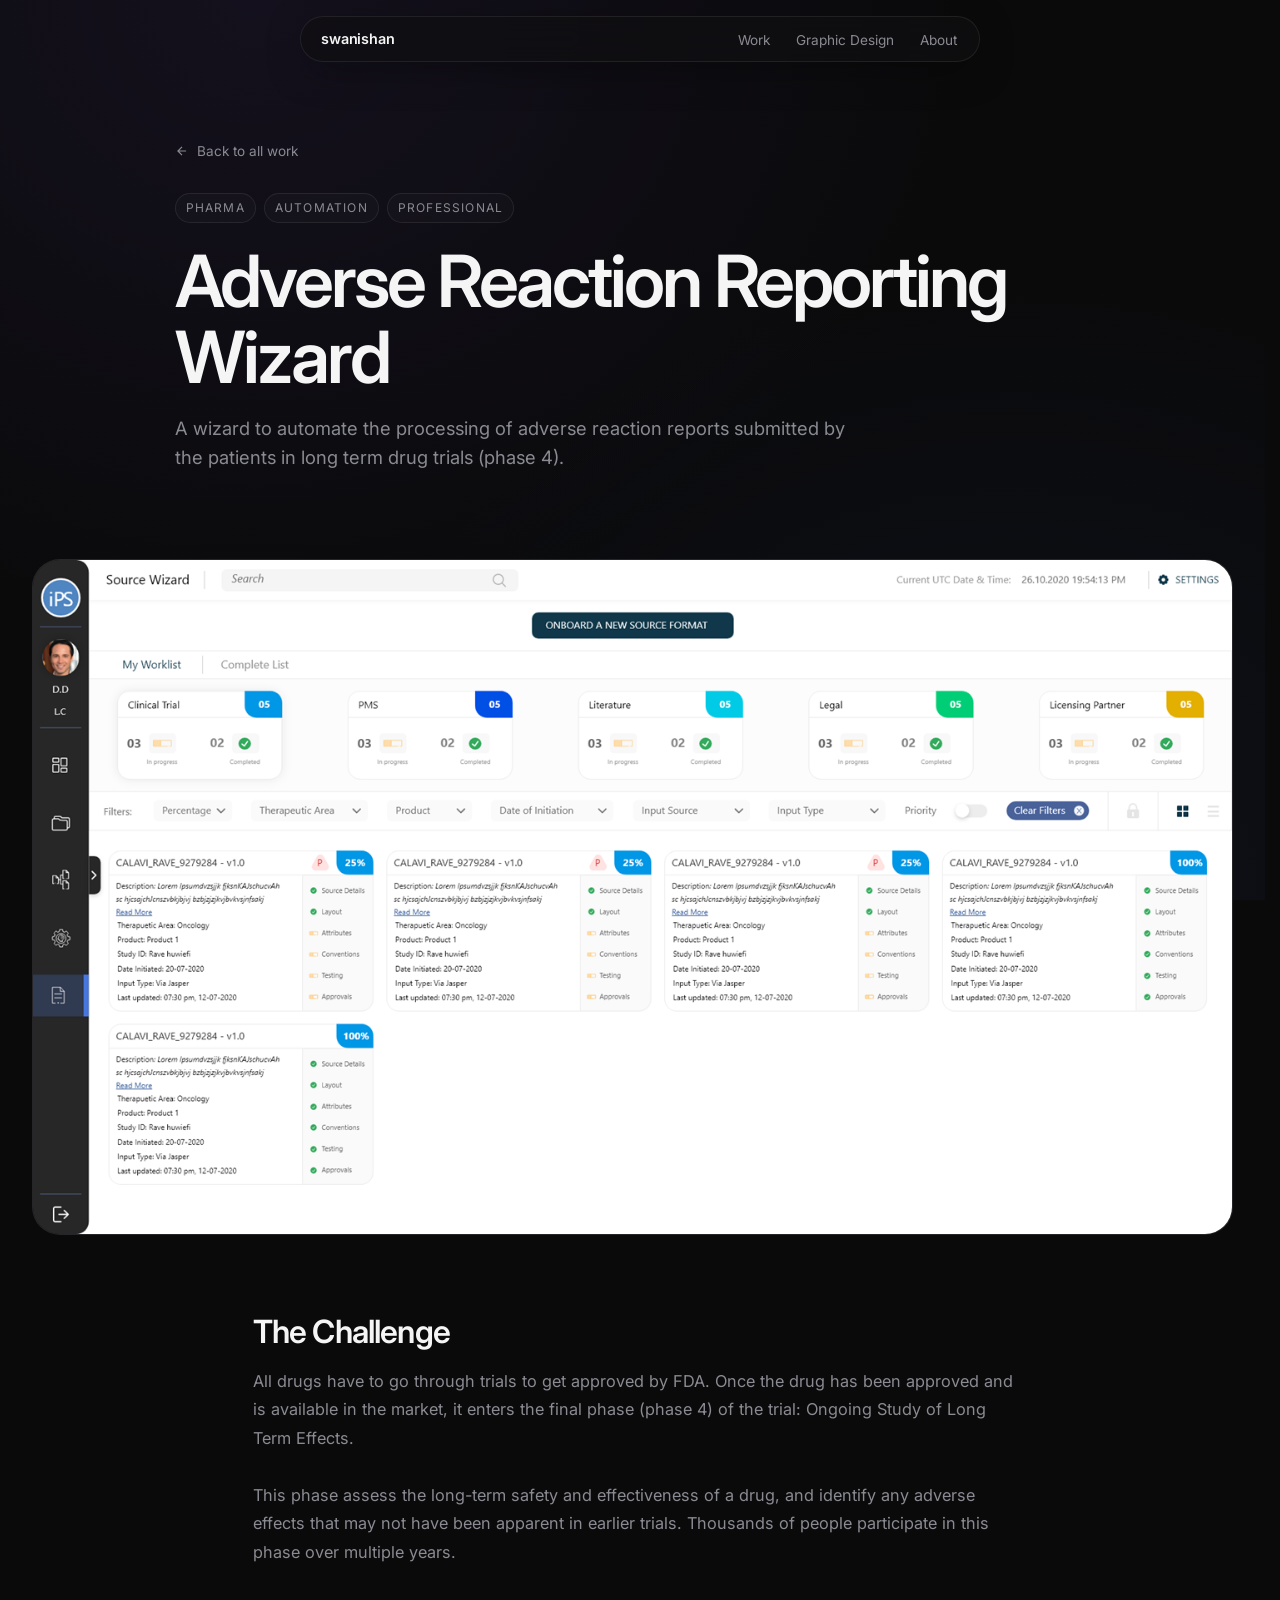
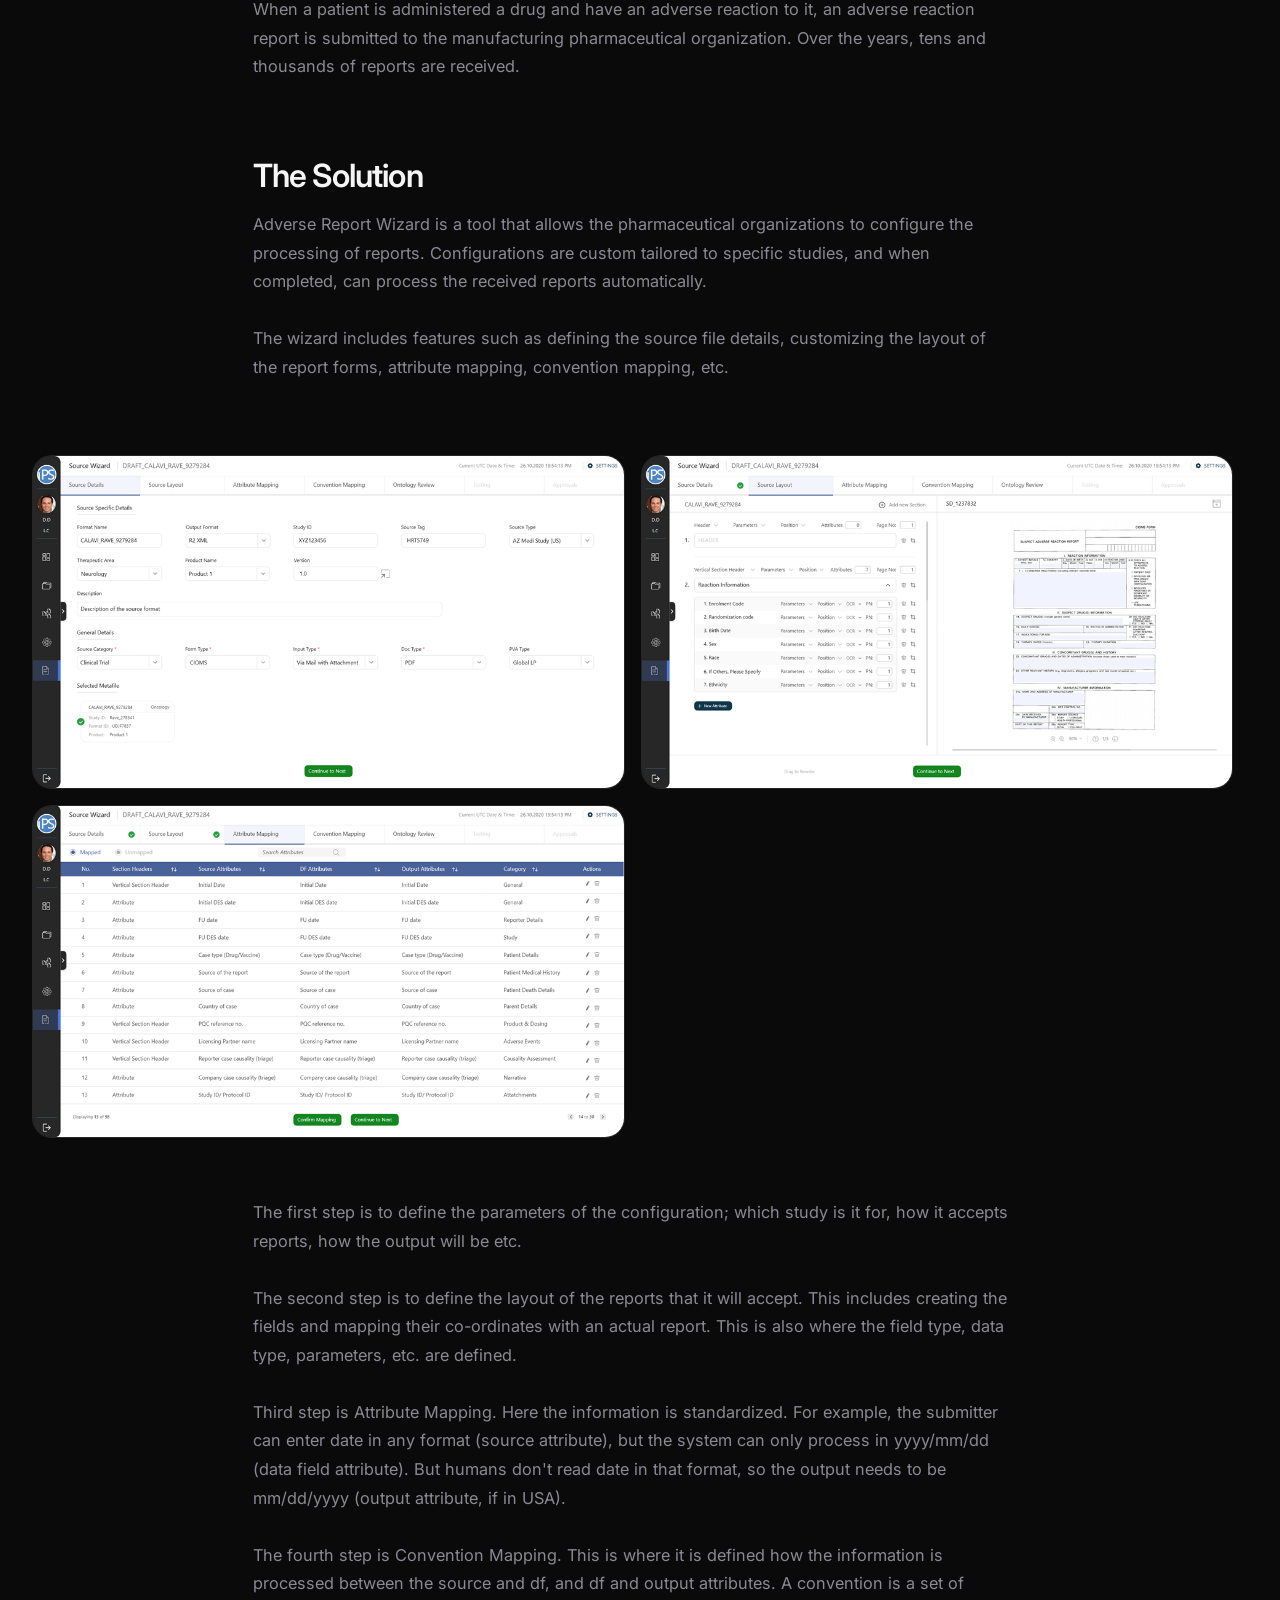
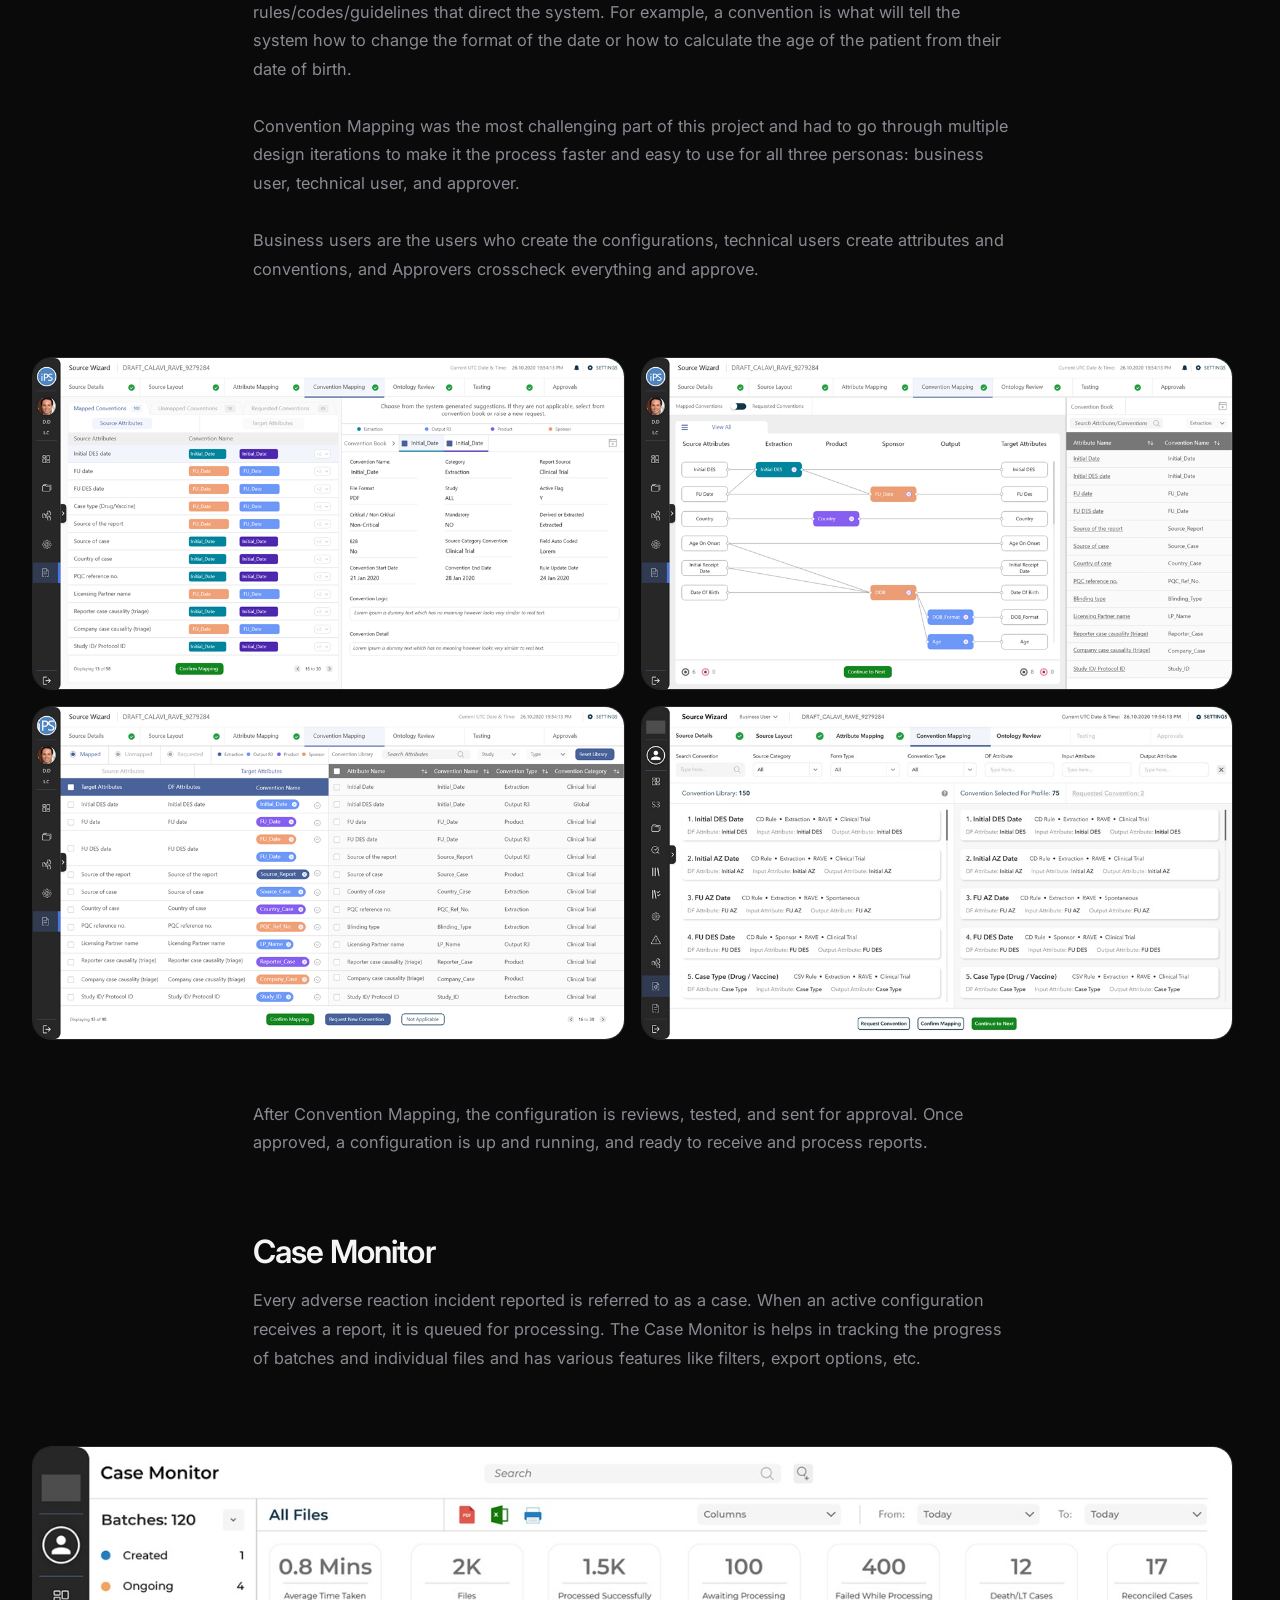
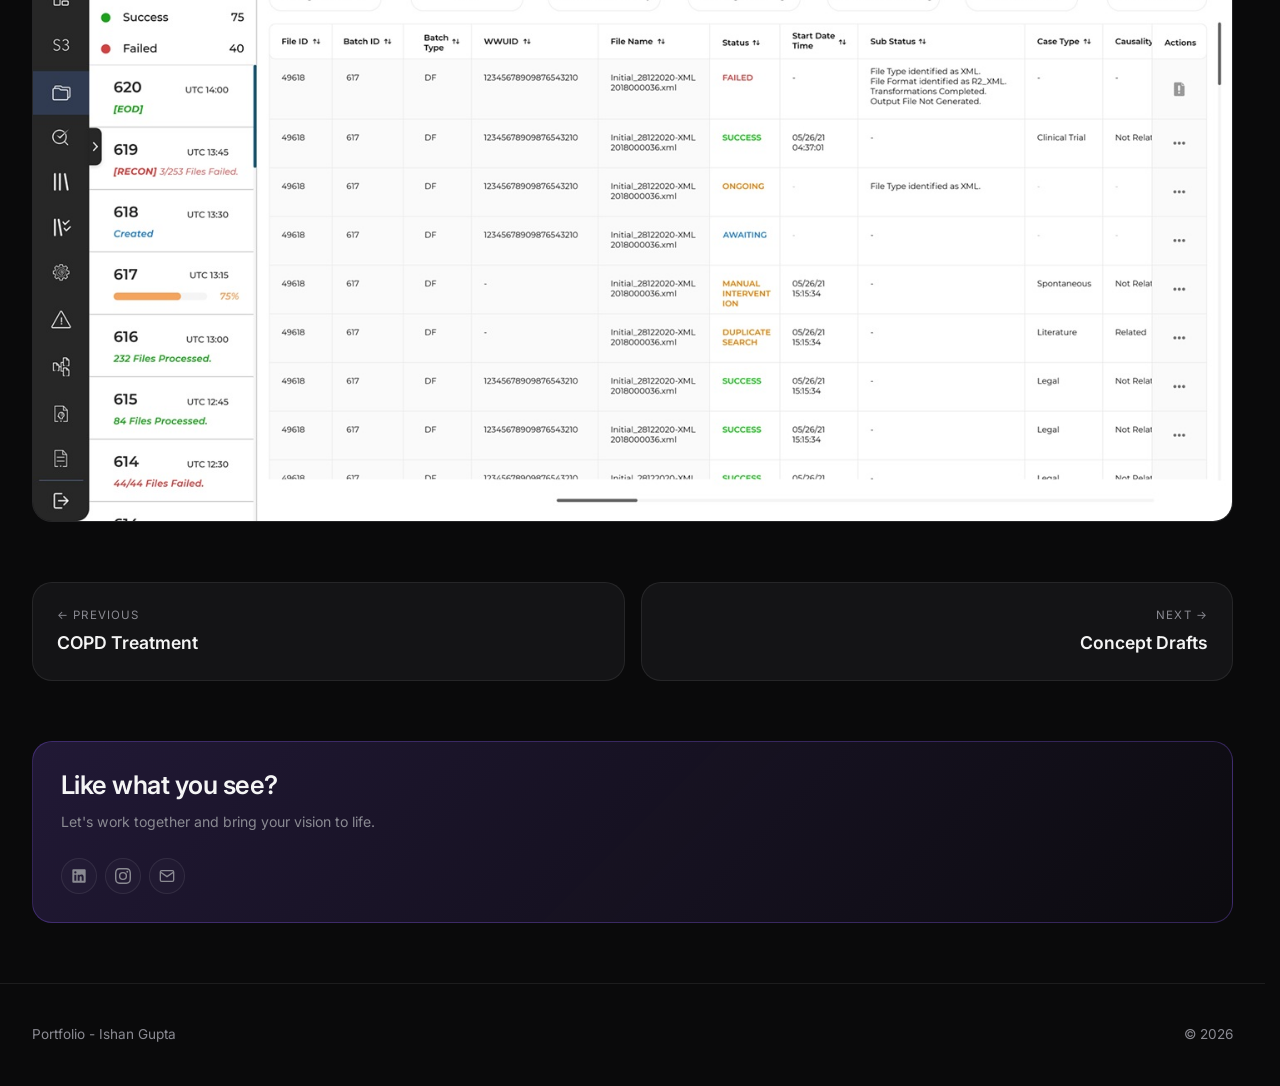
<file: projects/adverse-report.html>
<!DOCTYPE html>
<html lang="en">

<head>
  <meta charset="UTF-8" />
  <meta name="viewport" content="width=device-width, initial-scale=1.0" />
  <title>Adverse Reaction Reporting Wizard</title>
  <meta name="description" content="A wizard to automate the processing of adverse reaction reports submitted by the patients in long term drug trials (phase 4)." />
  <link rel="preconnect" href="https://fonts.googleapis.com" />
  <link rel="preconnect" href="https://fonts.gstatic.com" crossorigin />
  <link href="https://fonts.googleapis.com/css2?family=Inter:wght@300;400;500;600;700;800&family=Instrument+Serif:ital@0;1&display=swap" rel="stylesheet" />
  <link rel="stylesheet" href="../css/style.css" />
  <link rel="icon" type="image/x-icon" href="assets/home/favicon.png" />
</head>

<body>
  <nav>
    <a href="../index.html" class="logo">swanishan</a>

    <ul class="nav-links" id="navLinks">
      <li><a href="../index.html#work">Work</a></li>
      <li><a href="../graphic-design.html">Graphic Design</a></li>
      <li><a href="../about.html">About</a></li>
    </ul>

    <button class="menu-toggle" id="menuToggle" aria-label="Toggle menu">☰</button>
  </nav>

  <header class="case-hero">
    <div class="container">
      <a href="../index.html" class="back-link">
        <svg viewBox="0 0 24 24" fill="none" stroke="currentColor" stroke-width="2">
          <path d="M19 12H5M12 19l-7-7 7-7"/>
        </svg>
        Back to all work
      </a>

      <div class="case-meta reveal">
        <span class="label">Pharma</span>
        <span class="label">Automation</span>
        <span class="label">Professional</span>
      </div>

      <h1 class="reveal">Adverse Reaction Reporting Wizard</h1>
      <p class="case-summary reveal">A wizard to automate the processing of adverse reaction reports submitted by the patients in long term drug trials (phase 4).</p>
    </div>
  </header>

  <div class="container">
    <div class="case-cover reveal">
      <img src="../assets/projects/adverse-report/hero.png"/>
    </div>
  </div>

  <article>
    <div class="container">

      <div class="case-section reveal">
        <h2>The Challenge</h2>

        <p>All drugs have to go through trials to get approved by FDA. Once the drug has been approved and is available in the market, it enters the final phase (phase 4) of the trial: Ongoing Study of Long Term Effects.
        <br><br>This phase assess the long-term safety and effectiveness of a drug, and identify any adverse effects that may not have been apparent in earlier trials. Thousands of people participate in this phase over multiple years.
        <br><br>When a patient is administered a drug and have an adverse reaction to it, an adverse reaction report is submitted to the manufacturing pharmaceutical organization. Over the years, tens and thousands of reports are received.</p>
      </div>

      <div class="case-section reveal">
        <h2>The Solution</h2>

        <p>Adverse Report Wizard is a tool that allows the pharmaceutical organizations to configure the processing of reports. Configurations are custom tailored to specific studies, and when completed, can process the received reports automatically.
        <br><br>The wizard includes features such as defining the source file details, customizing the layout of the report forms, attribute mapping, convention mapping, etc.</p>
      </div>

      <div class="case-image-row reveal">
        <div class="case-image"><img src="../assets/projects/adverse-report/source-details.png"/></div>
        <div class="case-image"><img src="../assets/projects/adverse-report/source-layout.png"></div>
        <div class="case-image"><img src="../assets/projects/adverse-report/attribute-mapping.png"/></div>
      </div>

      <div class="case-section reveal">
        <p>The first step is to define the parameters of the configuration; which study is it for, how it accepts reports, how the output will be etc.
        <br><br>The second step is to define the layout of the reports that it will accept. This includes creating the fields and mapping their co-ordinates with an actual report. This is also where the field type, data type, parameters, etc. are defined.
        <br><br>Third step is Attribute Mapping. Here the information is standardized. For example, the submitter can enter date in any format (source attribute), but the system can only process in yyyy/mm/dd (data field attribute). But humans don't read date in that format, so the output needs to be mm/dd/yyyy (output attribute, if in USA).
        <br><br>The fourth step is Convention Mapping. This is where it is defined how the information is processed between the source and df, and df and output attributes. A convention is a set of rules/codes/guidelines that direct the system. For example, a convention is what will tell the system how to change the format of the date or how to calculate the age of the patient from their date of birth.
        <br><br>Convention Mapping was the most challenging part of this project and had to go through multiple design iterations to make it the process faster and easy to use for all three personas: business user, technical user, and approver.
        <br><br>Business users are the users who create the configurations, technical users create attributes and conventions, and Approvers crosscheck everything and approve.</p>
      </div>

      <div class="case-image-row reveal">
        <div class="case-image"><img src="../assets/projects/adverse-report/cm-one.png"/></div>
        <div class="case-image"><img src="../assets/projects/adverse-report/cm-two.png"/></div>
        <div class="case-image"><img src="../assets/projects/adverse-report/cm-three.png"/></div>
        <div class="case-image"><img src="../assets/projects/adverse-report/cm-four.jpg"/></div>
      </div>

      <div class="case-section reveal">
        <p>After Convention Mapping, the configuration is reviews, tested, and sent for approval. Once approved, a configuration is up and running, and ready to receive and process reports.</p>
      </div>

      <div class="case-section reveal">
        <h2>Case Monitor</h2>

        <p>Every adverse reaction incident reported is referred to as a case. When an active configuration receives a report, it is queued for processing. The Case Monitor is helps in tracking the progress of batches and individual files and has various features like filters, export options, etc.</p>
      </div>

      <div>
        <div class="case-image"><img src="../assets/projects/adverse-report/case-monitor.jpg" alt="Research process" /></div>
      </div>

    </div>
  </article>

  <div class="container">
    <div class="case-nav">
      <a href="copd.html" class="case-nav-link prev">
        <span>← Previous</span>
        <strong>COPD Treatment</strong>
      </a>
      <a href="concepts.html" class="case-nav-link next">
        <span>Next →</span>
        <strong>Concept Drafts</strong>
      </a>
    </div>
  </div>

  <section>
    <div class="container">
      <div class="bento size-wide no-image tone-purple">

        <div class="bento-body">
          <div class="bento-top">
            <div style="width: 100%;">
              <h3 class="bento-title" style="font-size:1.6rem;">Like what you see?</h3>
              <p class="bento-desc" style="margin-top:10px;">Let's work together and bring your vision to life.</p>
            </div>
          </div>

          <div style="margin-top:auto;">
            <div class="social-links">

              <a href="https://www.linkedin.com/in/swanishan" target="_blank" rel="noopener" aria-label="LinkedIn">
                <svg viewBox="0 0 24 24" fill="currentColor">
                  <path d="M20.5 2h-17A1.5 1.5 0 002 3.5v17A1.5 1.5 0 003.5 22h17a1.5 1.5 0 001.5-1.5v-17A1.5 1.5 0 0020.5 2zM8 19H5v-9h3zM6.5 8.25A1.75 1.75 0 118.3 6.5a1.78 1.78 0 01-1.8 1.75zM19 19h-3v-4.74c0-1.42-.6-1.93-1.38-1.93A1.74 1.74 0 0013 14.19a.66.66 0 000 .14V19h-3v-9h2.9v1.3a3.11 3.11 0 012.7-1.4c1.55 0 3.36.86 3.36 3.66z"/>
                </svg>
              </a>

              <a href="https://www.instagram.com/swanishan" target="_blank" rel="noopener" aria-label="Instagram">
                <svg viewBox="0 0 24 24" fill="currentColor">
                  <path d="M12 2.163c3.204 0 3.584.012 4.85.07 3.252.148 4.771 1.691 4.919 4.919.058 1.265.069 1.645.069 4.849 0 3.205-.012 3.584-.069 4.849-.149 3.225-1.664 4.771-4.919 4.919-1.266.058-1.644.07-4.85.07-3.204 0-3.584-.012-4.849-.07-3.26-.149-4.771-1.699-4.919-4.92-.058-1.265-.07-1.644-.07-4.849 0-3.204.013-3.583.07-4.849.149-3.227 1.664-4.771 4.919-4.919 1.266-.057 1.645-.069 4.849-.069zM12 0C8.741 0 8.333.014 7.053.072 2.695.272.273 2.69.073 7.052.014 8.333 0 8.741 0 12c0 3.259.014 3.668.072 4.948.2 4.358 2.618 6.78 6.98 6.98C8.333 23.986 8.741 24 12 24c3.259 0 3.668-.014 4.948-.072 4.354-.2 6.782-2.618 6.979-6.98.059-1.28.073-1.689.073-4.948 0-3.259-.014-3.667-.072-4.947-.196-4.354-2.617-6.78-6.979-6.98C15.668.014 15.259 0 12 0zm0 5.838a6.162 6.162 0 100 12.324 6.162 6.162 0 000-12.324zM12 16a4 4 0 110-8 4 4 0 010 8zm6.406-11.845a1.44 1.44 0 100 2.881 1.44 1.44 0 000-2.881z"/>
                </svg>
              </a>

              <a href="mailto:swanishan@gmail.com" aria-label="Email">
                <svg viewBox="0 0 24 24" fill="none" stroke="currentColor" stroke-width="2">
                  <path d="M4 4h16c1.1 0 2 .9 2 2v12c0 1.1-.9 2-2 2H4c-1.1 0-2-.9-2-2V6c0-1.1.9-2 2-2z"/>
                  <path d="M22 6l-10 7L2 6"/>
                </svg>
              </a>

            </div>
          </div>
        </div>

      </div>
    </div>
  </section>

  <footer>
    <div class="container">
      <p>Portfolio - Ishan Gupta</p>
      <p>© 2026</p>
    </div>
  </footer>

  <script src="../js/main.js"></script>
</body>
</html>
</file>
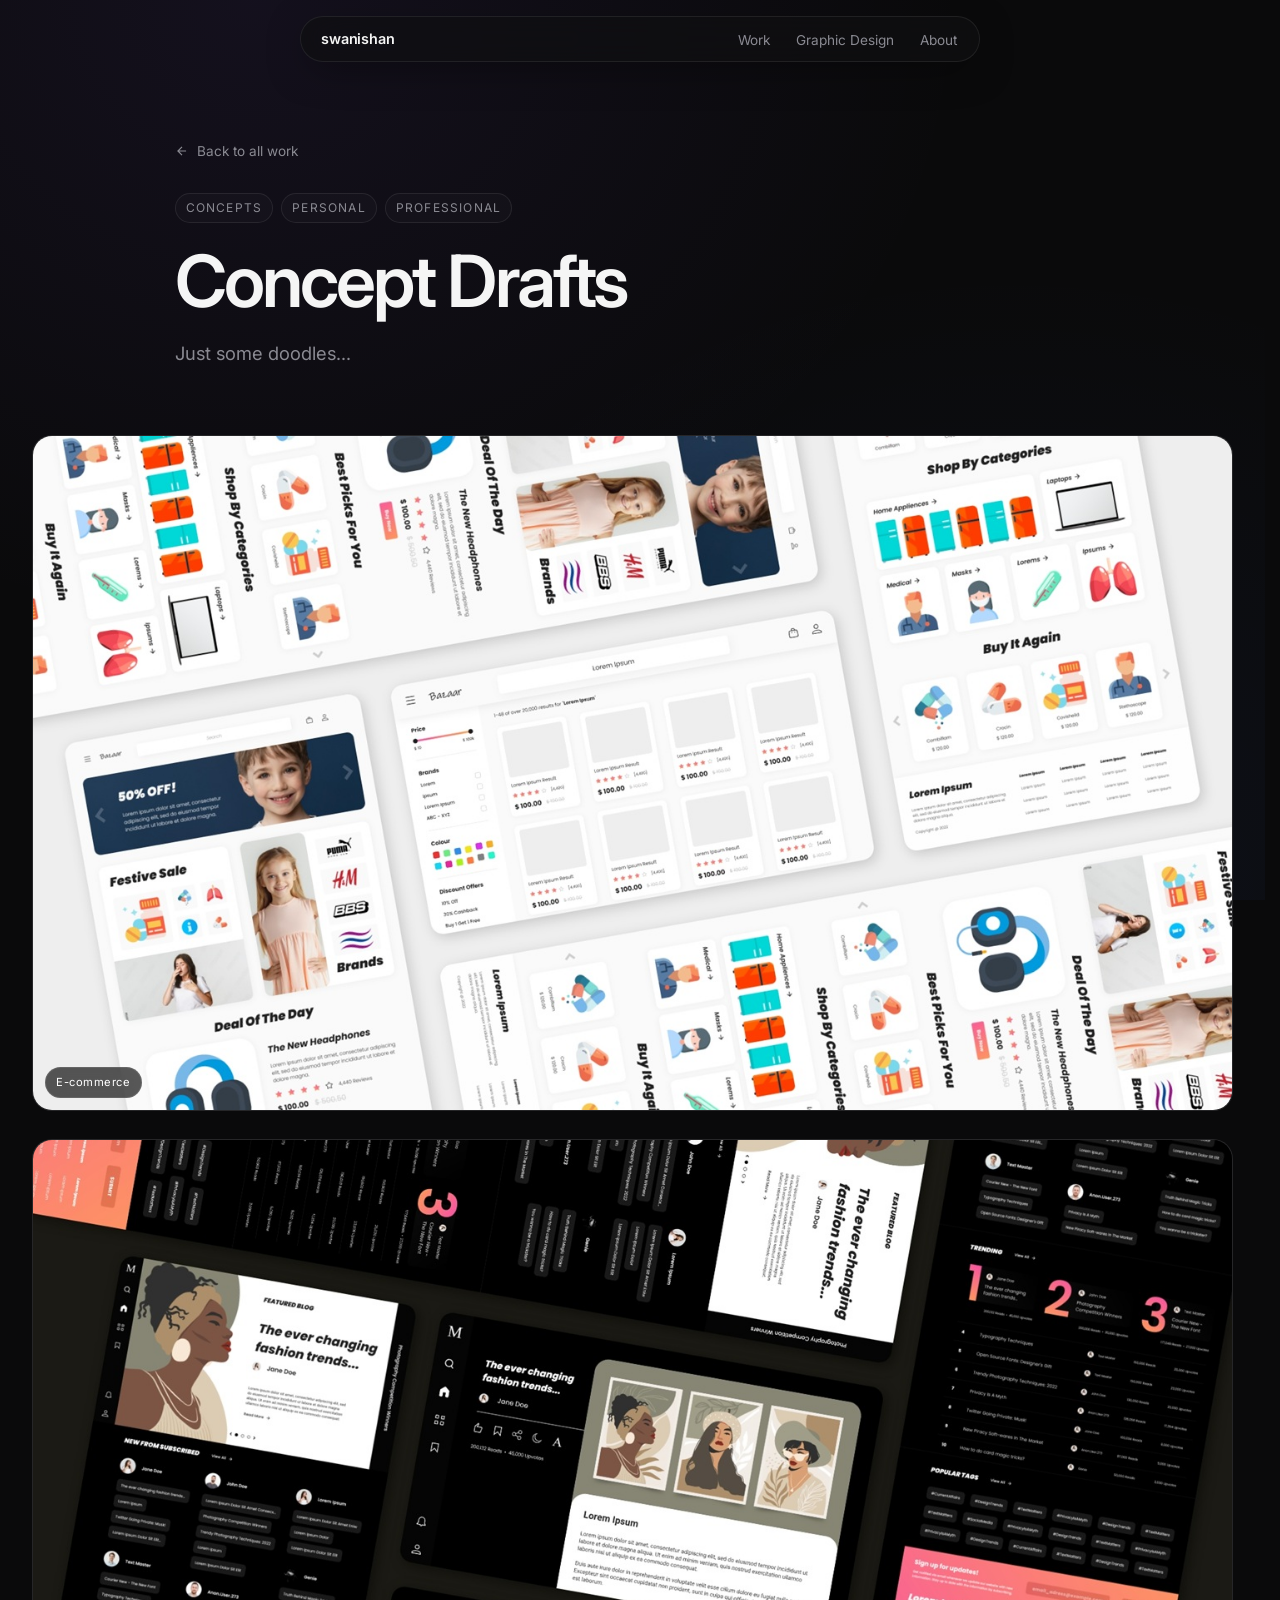
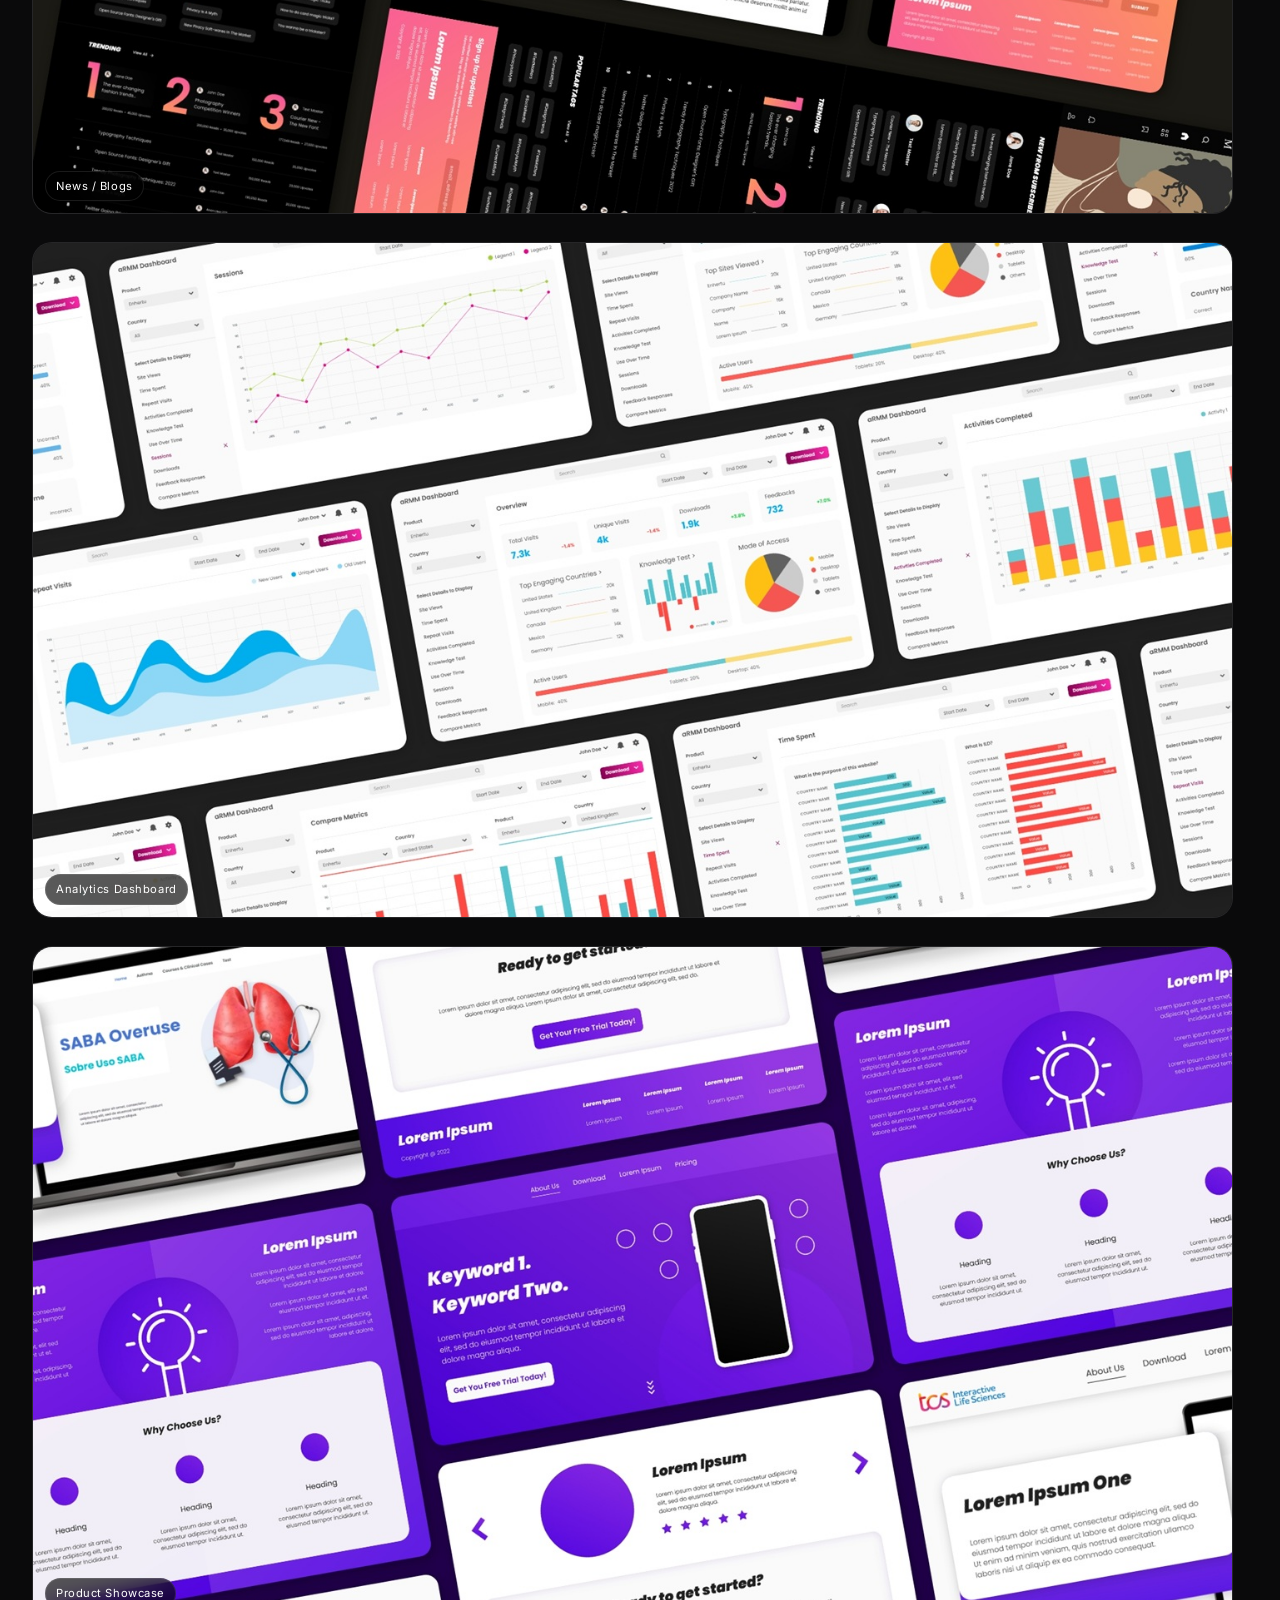
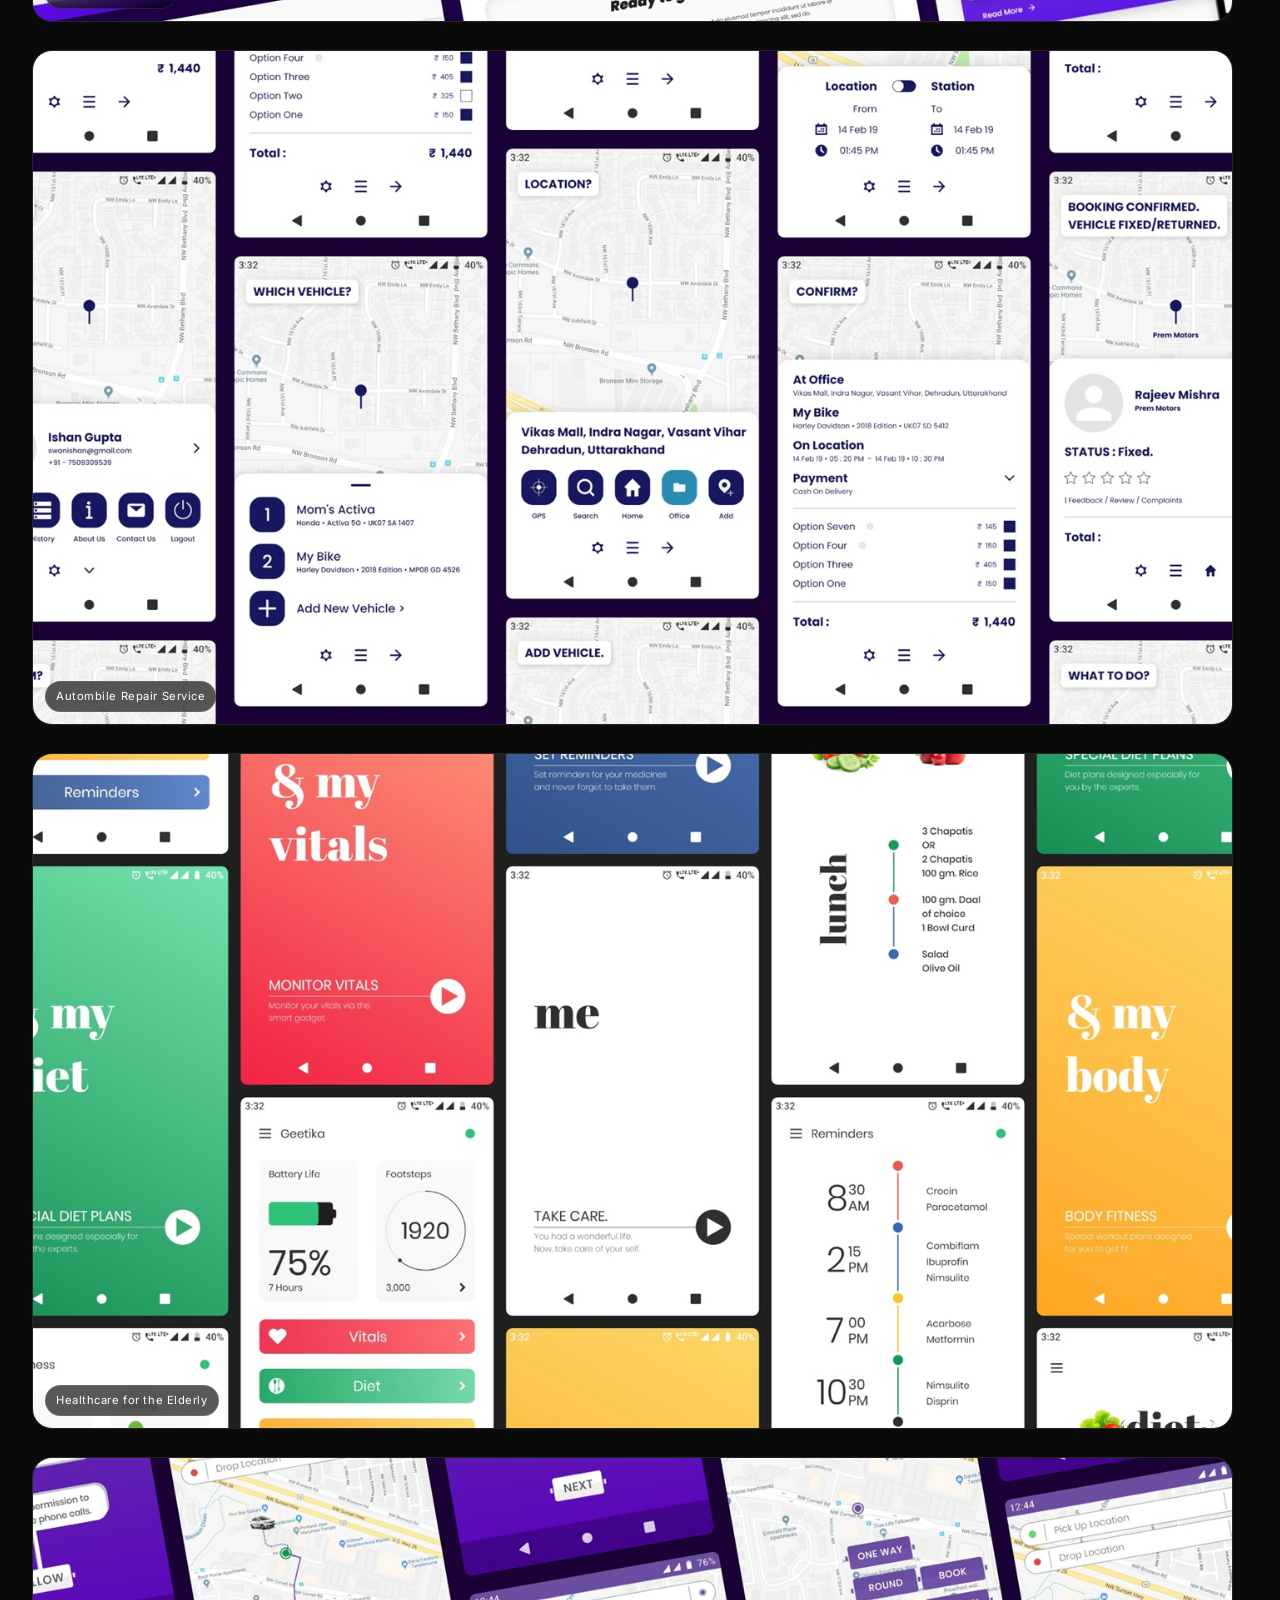
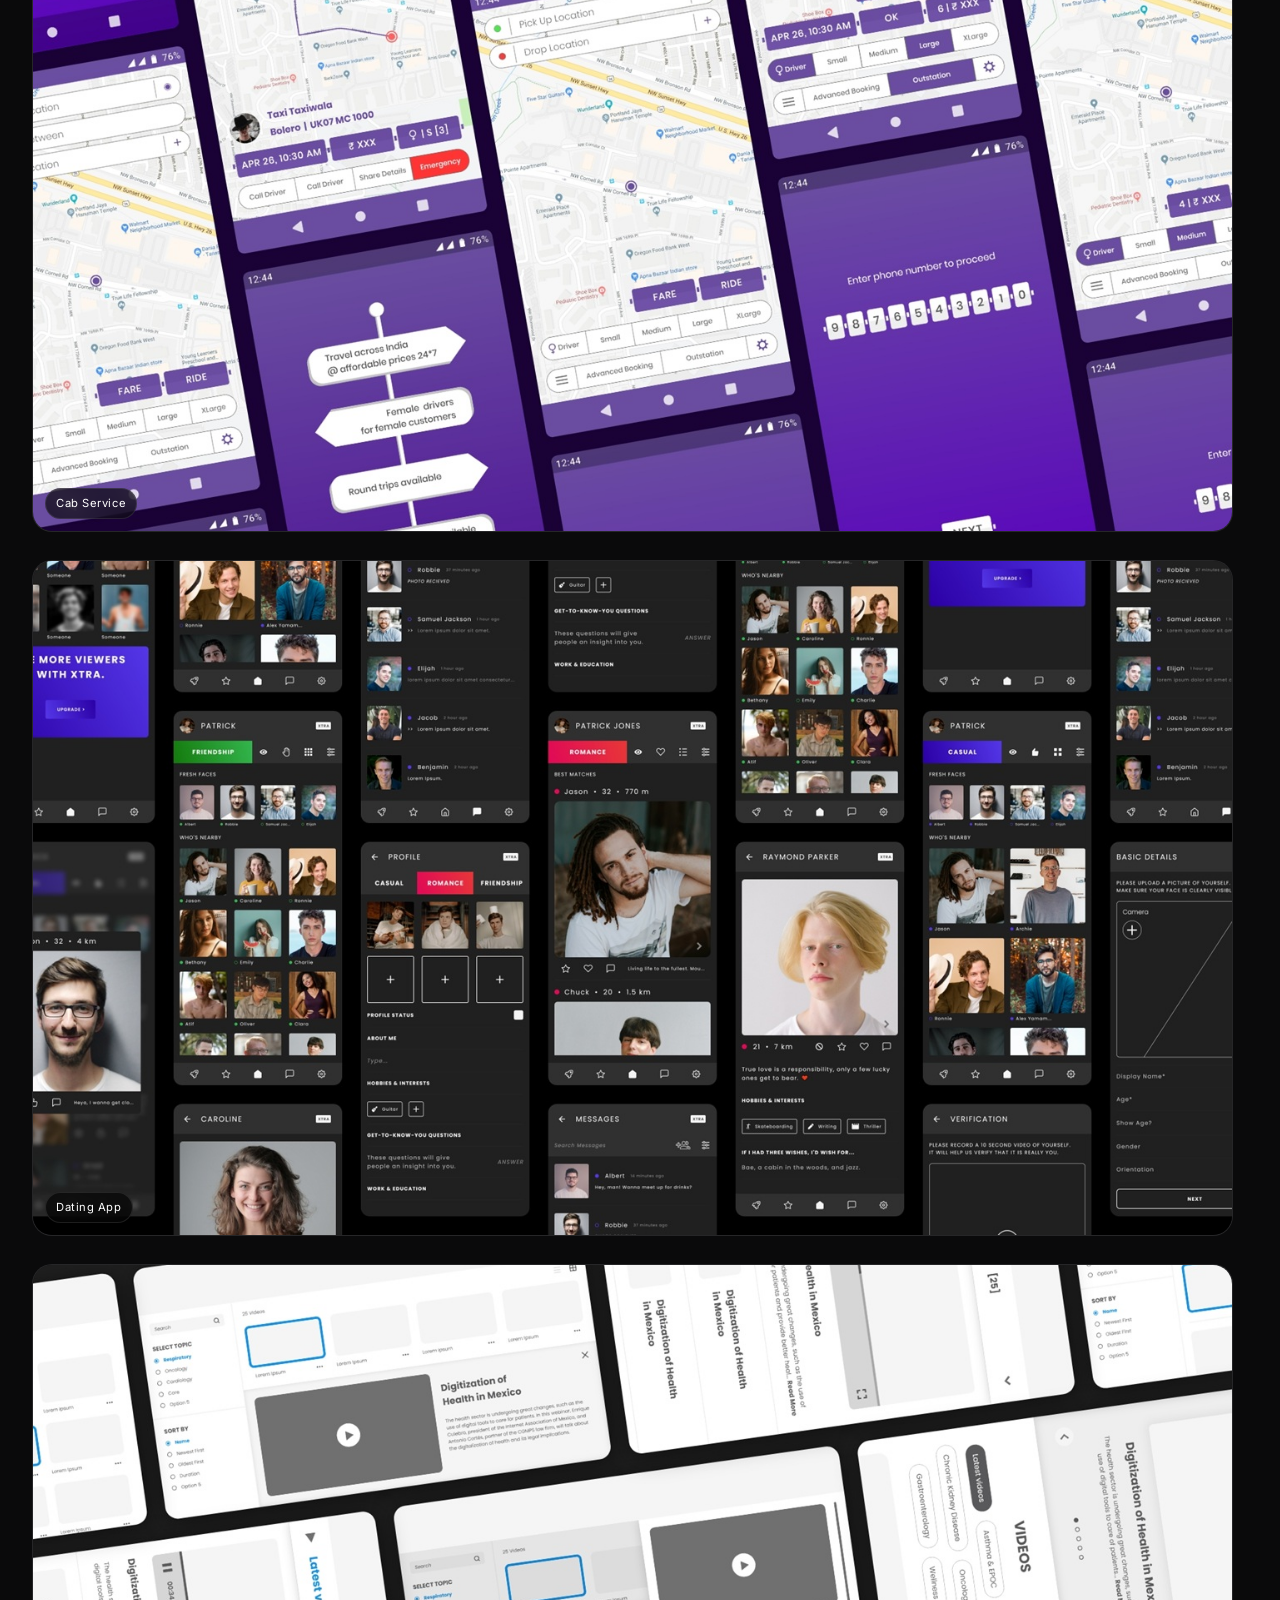
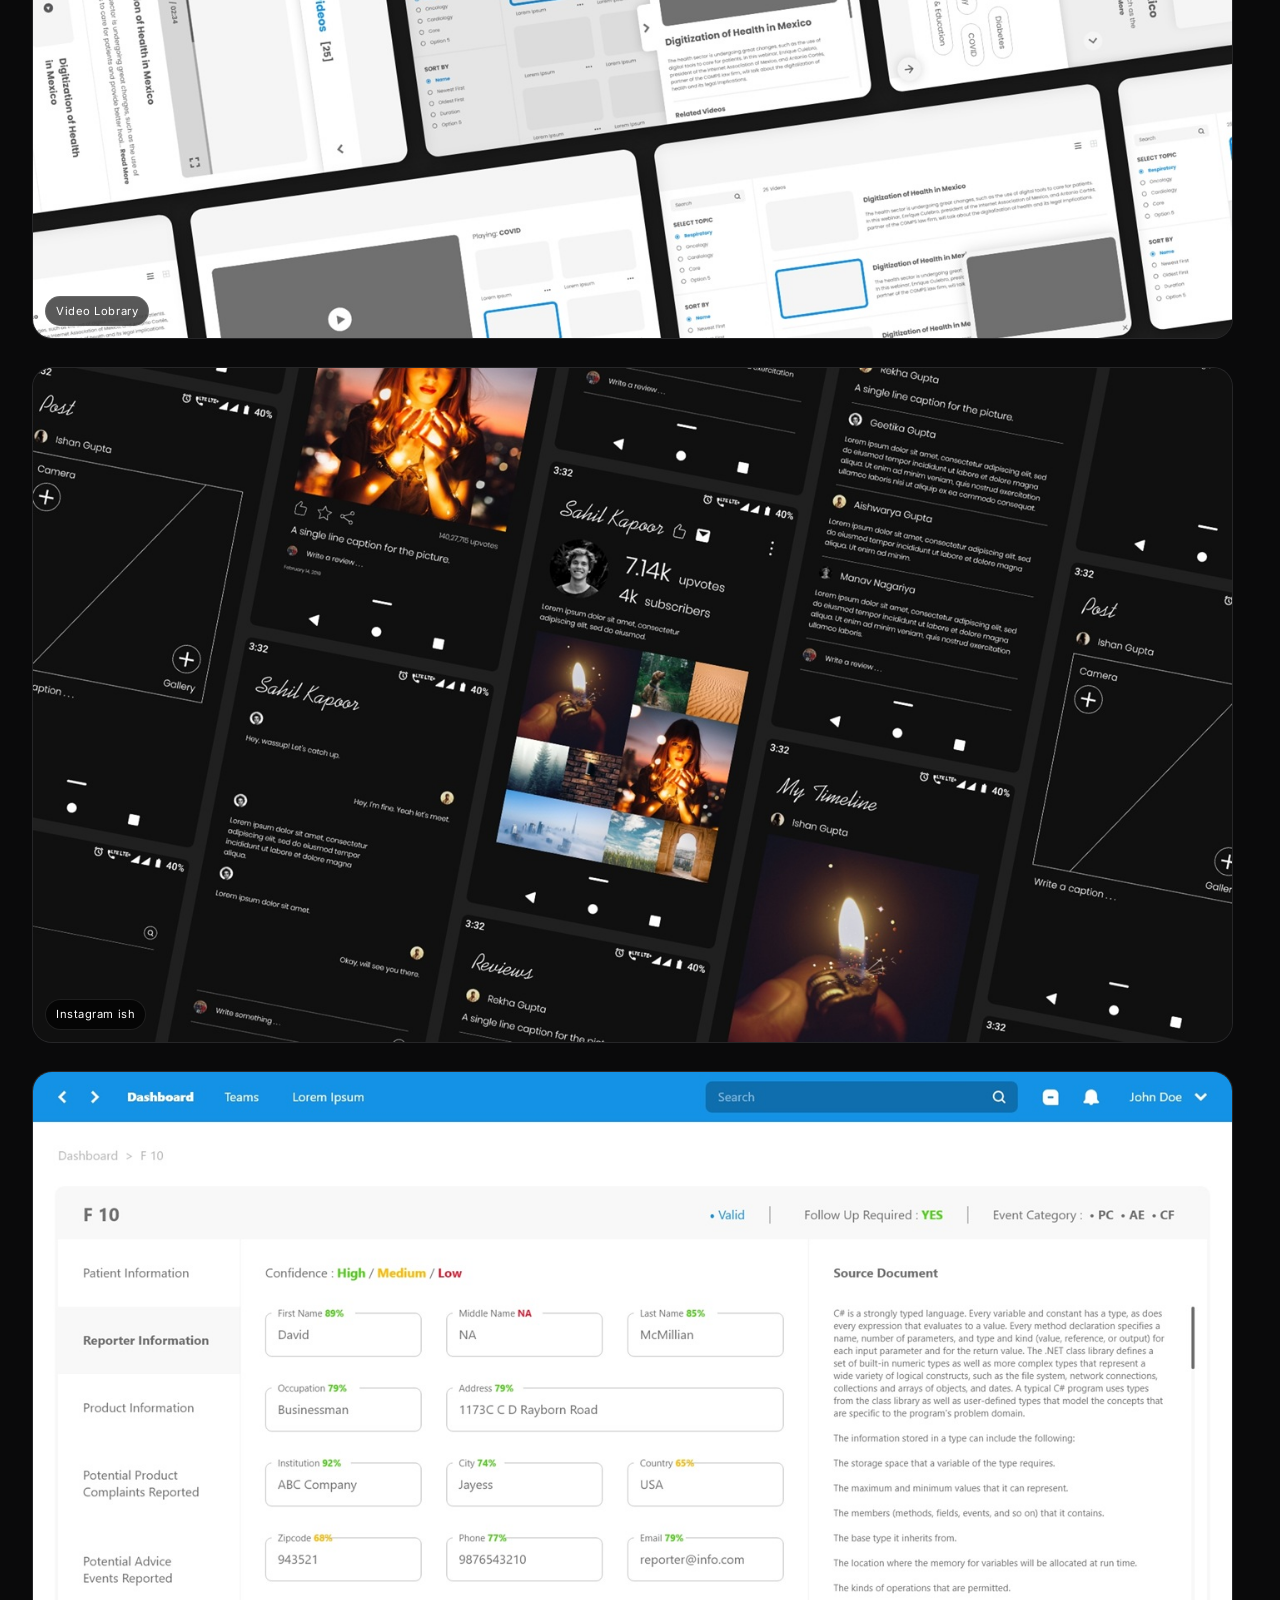
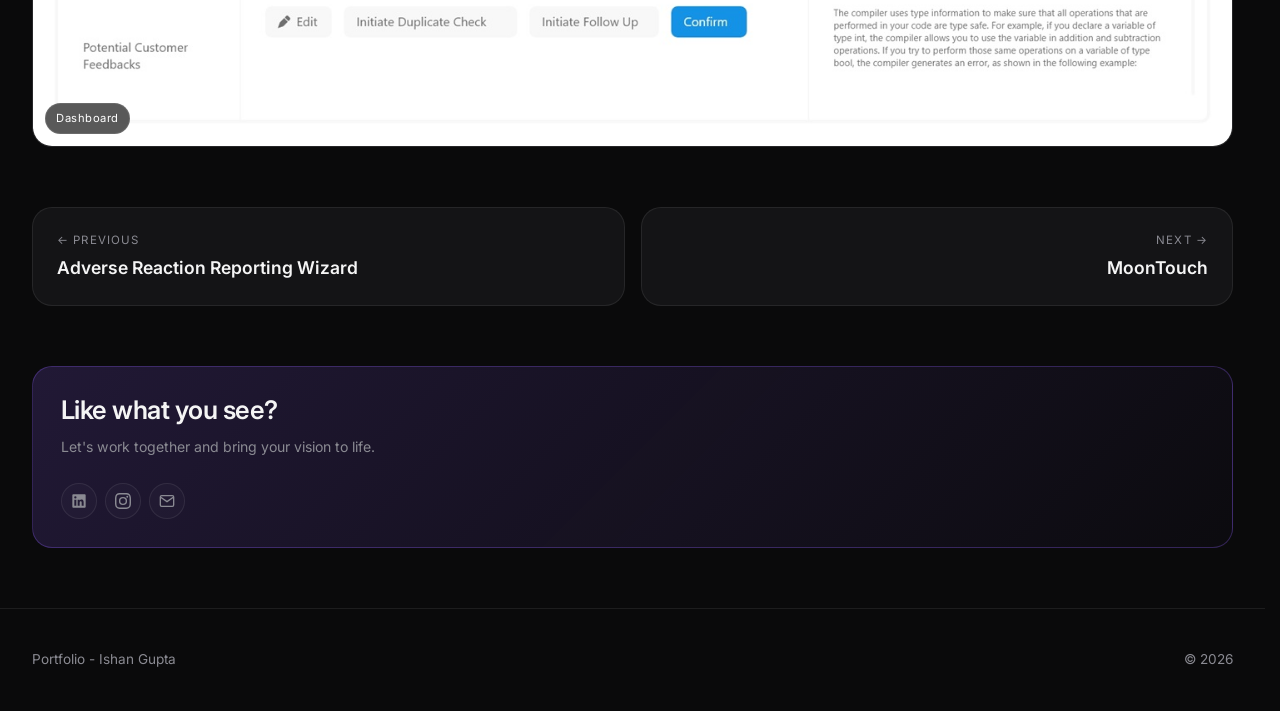
<file: projects/concepts.html>
<!DOCTYPE html>
<html lang="en">

<head>
  <meta charset="UTF-8" />
  <meta name="viewport" content="width=device-width, initial-scale=1.0" />
  <title>Concept Drafts</title>
  <meta name="description" content="Just some doodles..." />
  <link rel="preconnect" href="https://fonts.googleapis.com" />
  <link rel="preconnect" href="https://fonts.gstatic.com" crossorigin />
  <link href="https://fonts.googleapis.com/css2?family=Inter:wght@300;400;500;600;700;800&family=Instrument+Serif:ital@0;1&display=swap" rel="stylesheet" />
  <link rel="stylesheet" href="../css/style.css" />
  <link rel="icon" type="image/x-icon" href="assets/home/favicon.png" />
</head>

<body>
  <nav>
    <a href="../index.html" class="logo">swanishan</a>

    <ul class="nav-links" id="navLinks">
      <li><a href="../index.html#work">Work</a></li>
      <li><a href="../graphic-design.html">Graphic Design</a></li>
      <li><a href="../about.html">About</a></li>
    </ul>

    <button class="menu-toggle" id="menuToggle" aria-label="Toggle menu">☰</button>
  </nav>

  <header class="case-hero">
    <div class="container">
      <a href="../index.html" class="back-link">
        <svg viewBox="0 0 24 24" fill="none" stroke="currentColor" stroke-width="2">
          <path d="M19 12H5M12 19l-7-7 7-7"/>
        </svg>
        Back to all work
      </a>

      <div class="case-meta reveal">
        <span class="label">Concepts</span>
        <span class="label">Personal</span>
        <span class="label">Professional</span>
      </div>

      <h1 class="reveal">Concept Drafts</h1>
      <p class="case-summary reveal">Just some doodles...</p>
    </div>
  </header>

  <div class="container">
      <div class="case-image gallery-item reveal">
        <img src="../assets/projects/concepts/e-commerce.jpg"/>
        <span class="gallery-item-label">E-commerce</span>
      </div>

      <div class="case-image gallery-item reveal">
        <img src="../assets/projects/concepts/news-blog.jpg"/>
        <span class="gallery-item-label">News / Blogs</span>
      </div>

      <div class="case-image gallery-item reveal">
        <img src="../assets/projects/concepts/analytics.jpg"/>
        <span class="gallery-item-label">Analytics Dashboard</span>
      </div>

      <div class="case-image gallery-item reveal">
        <img src="../assets/projects/concepts/product.jpg"/>
        <span class="gallery-item-label">Product Showcase</span>
      </div>

      <div class="case-image gallery-item reveal">
        <img src="../assets/projects/concepts/bike-chacha.jpg"/>
        <span class="gallery-item-label">Autombile Repair Service</span>
      </div>

      <div class="case-image gallery-item reveal">
        <img src="../assets/projects/concepts/healthcare.jpg"/>
        <span class="gallery-item-label">Healthcare for the Elderly</span>
      </div>

      <div class="case-image gallery-item reveal">
        <img src="../assets/projects/concepts/venido.jpg"/>
        <span class="gallery-item-label">Cab Service</span>
      </div>

      <div class="case-image gallery-item reveal">
        <img src="../assets/projects/concepts/dating.jpg"/>
        <span class="gallery-item-label">Dating App</span>
      </div>

      <div class="case-image gallery-item reveal">
        <img src="../assets/projects/concepts/video.jpg"/>
        <span class="gallery-item-label">Video Lobrary</span>
      </div>

      <div class="case-image gallery-item reveal">
        <img src="../assets/projects/concepts/instagram.jpg"/>
        <span class="gallery-item-label">Instagram ish</span>
      </div>

      <div class="case-image gallery-item reveal">
        <img src="../assets/projects/concepts/dashboard.jpg"/>
        <span class="gallery-item-label">Dashboard</span>
      </div>
  </div>

  <div class="container">
    <div class="case-nav">
      <a href="adverse-report.html" class="case-nav-link prev">
        <span>← Previous</span>
        <strong>Adverse Reaction Reporting Wizard</strong>
      </a>
      <a href="https://moontouch.framer.website" target="_blank" rel="noopener noreferrer" class="case-nav-link next">
        <span>Next →</span>
        <strong>MoonTouch</strong>
      </a>
    </div>
  </div>

  <section>
    <div class="container">
      <div class="bento size-wide no-image tone-purple">

        <div class="bento-body">
          <div class="bento-top">
            <div style="width: 100%;">
              <h3 class="bento-title" style="font-size:1.6rem;">Like what you see?</h3>
              <p class="bento-desc" style="margin-top:10px;">Let's work together and bring your vision to life.</p>
            </div>
          </div>

          <div style="margin-top:auto;">
            <div class="social-links">

              <a href="https://www.linkedin.com/in/swanishan" target="_blank" rel="noopener" aria-label="LinkedIn">
                <svg viewBox="0 0 24 24" fill="currentColor">
                  <path d="M20.5 2h-17A1.5 1.5 0 002 3.5v17A1.5 1.5 0 003.5 22h17a1.5 1.5 0 001.5-1.5v-17A1.5 1.5 0 0020.5 2zM8 19H5v-9h3zM6.5 8.25A1.75 1.75 0 118.3 6.5a1.78 1.78 0 01-1.8 1.75zM19 19h-3v-4.74c0-1.42-.6-1.93-1.38-1.93A1.74 1.74 0 0013 14.19a.66.66 0 000 .14V19h-3v-9h2.9v1.3a3.11 3.11 0 012.7-1.4c1.55 0 3.36.86 3.36 3.66z"/>
                </svg>
              </a>

              <a href="https://www.instagram.com/swanishan" target="_blank" rel="noopener" aria-label="Instagram">
                <svg viewBox="0 0 24 24" fill="currentColor">
                  <path d="M12 2.163c3.204 0 3.584.012 4.85.07 3.252.148 4.771 1.691 4.919 4.919.058 1.265.069 1.645.069 4.849 0 3.205-.012 3.584-.069 4.849-.149 3.225-1.664 4.771-4.919 4.919-1.266.058-1.644.07-4.85.07-3.204 0-3.584-.012-4.849-.07-3.26-.149-4.771-1.699-4.919-4.92-.058-1.265-.07-1.644-.07-4.849 0-3.204.013-3.583.07-4.849.149-3.227 1.664-4.771 4.919-4.919 1.266-.057 1.645-.069 4.849-.069zM12 0C8.741 0 8.333.014 7.053.072 2.695.272.273 2.69.073 7.052.014 8.333 0 8.741 0 12c0 3.259.014 3.668.072 4.948.2 4.358 2.618 6.78 6.98 6.98C8.333 23.986 8.741 24 12 24c3.259 0 3.668-.014 4.948-.072 4.354-.2 6.782-2.618 6.979-6.98.059-1.28.073-1.689.073-4.948 0-3.259-.014-3.667-.072-4.947-.196-4.354-2.617-6.78-6.979-6.98C15.668.014 15.259 0 12 0zm0 5.838a6.162 6.162 0 100 12.324 6.162 6.162 0 000-12.324zM12 16a4 4 0 110-8 4 4 0 010 8zm6.406-11.845a1.44 1.44 0 100 2.881 1.44 1.44 0 000-2.881z"/>
                </svg>
              </a>

              <a href="mailto:swanishan@gmail.com" aria-label="Email">
                <svg viewBox="0 0 24 24" fill="none" stroke="currentColor" stroke-width="2">
                  <path d="M4 4h16c1.1 0 2 .9 2 2v12c0 1.1-.9 2-2 2H4c-1.1 0-2-.9-2-2V6c0-1.1.9-2 2-2z"/>
                  <path d="M22 6l-10 7L2 6"/>
                </svg>
              </a>

            </div>
          </div>
        </div>

      </div>
    </div>
  </section>

  <footer>
    <div class="container">
      <p>Portfolio - Ishan Gupta</p>
      <p>© 2026</p>
    </div>
  </footer>

  <script src="../js/main.js"></script>
</body>
</html>
</file>
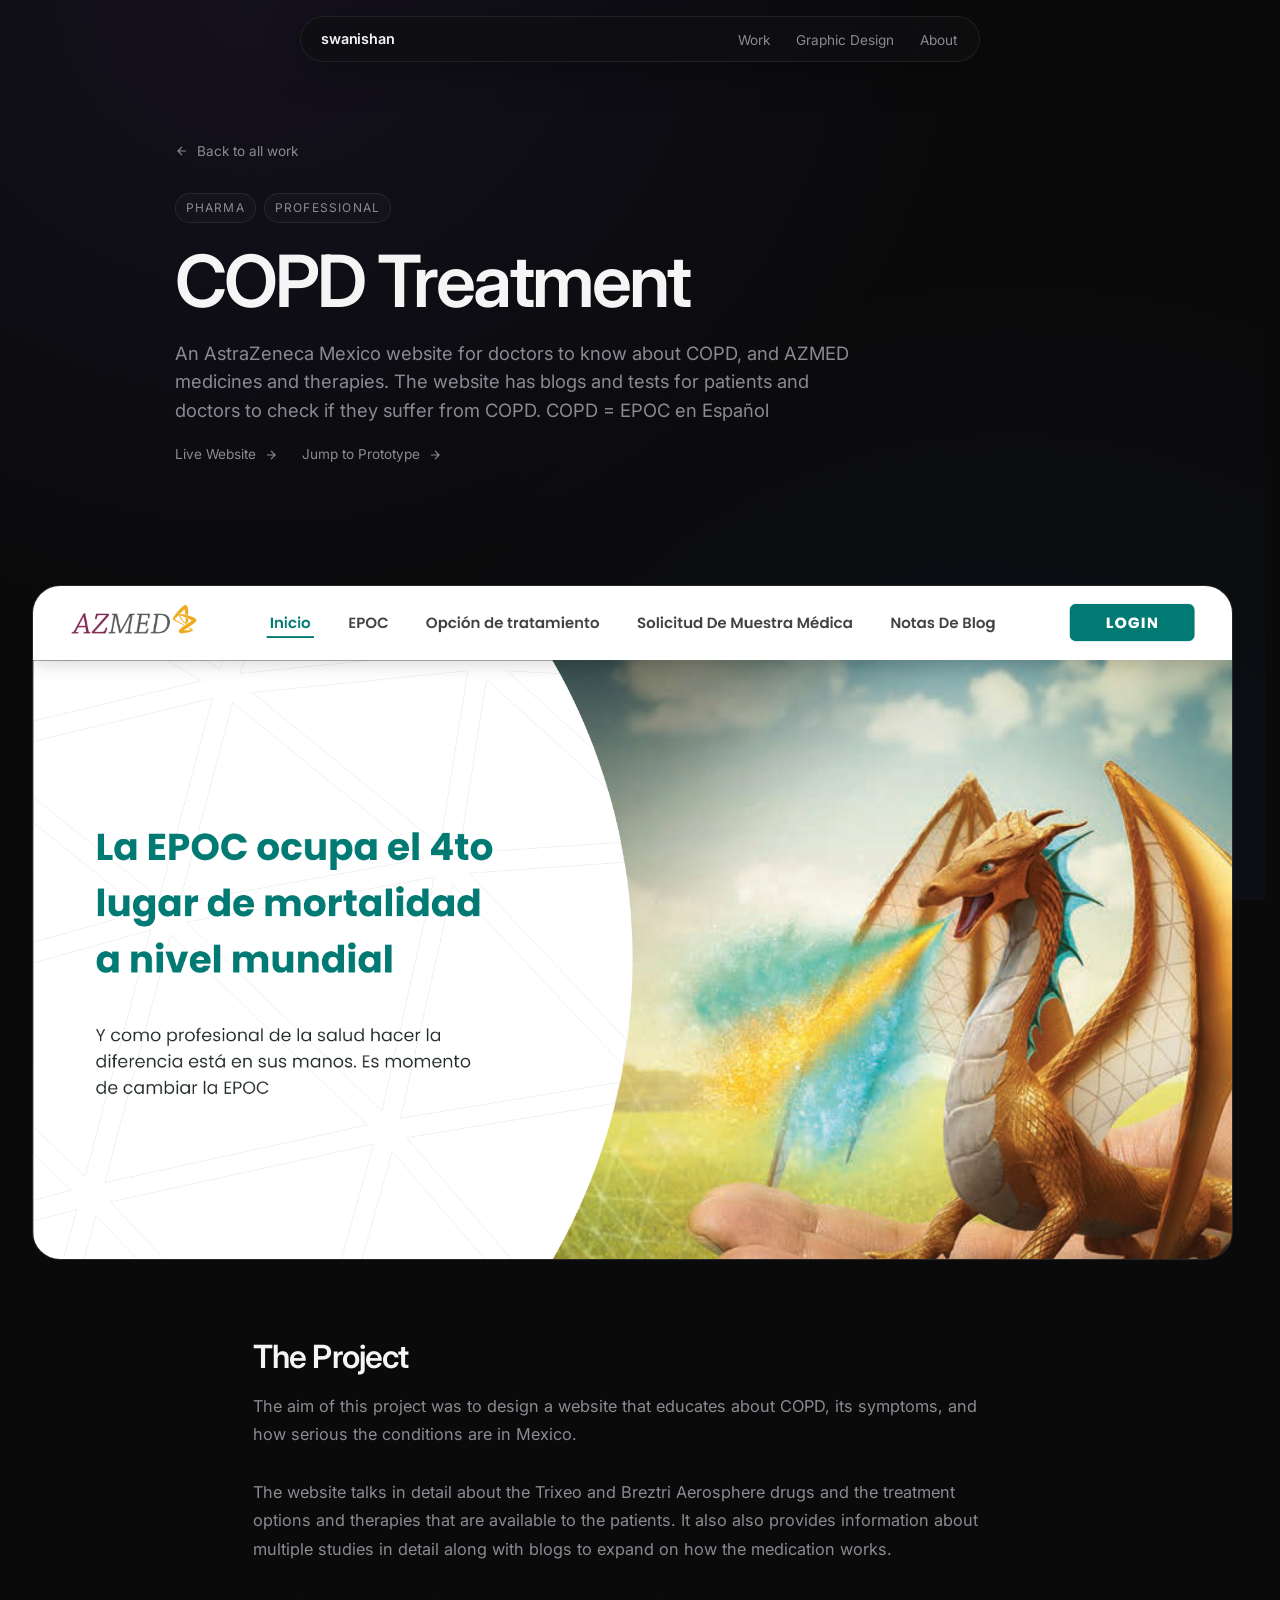
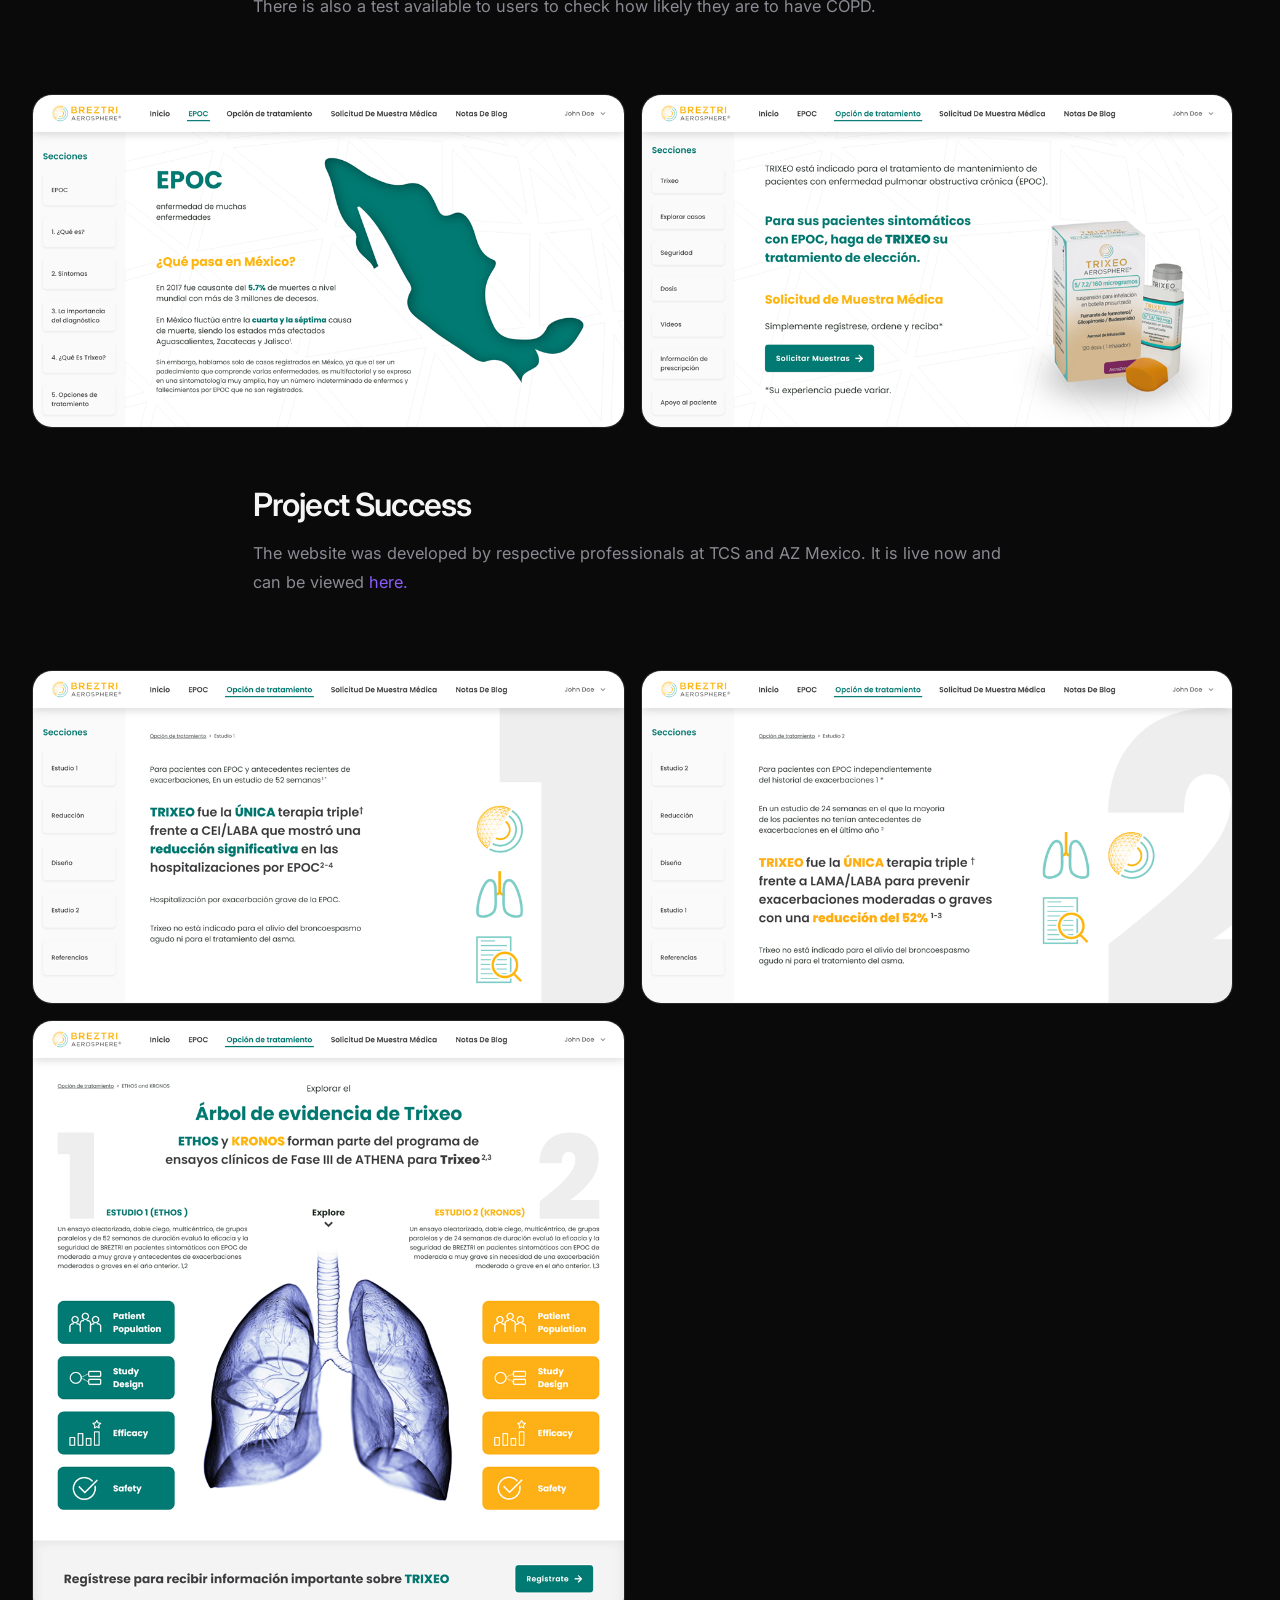
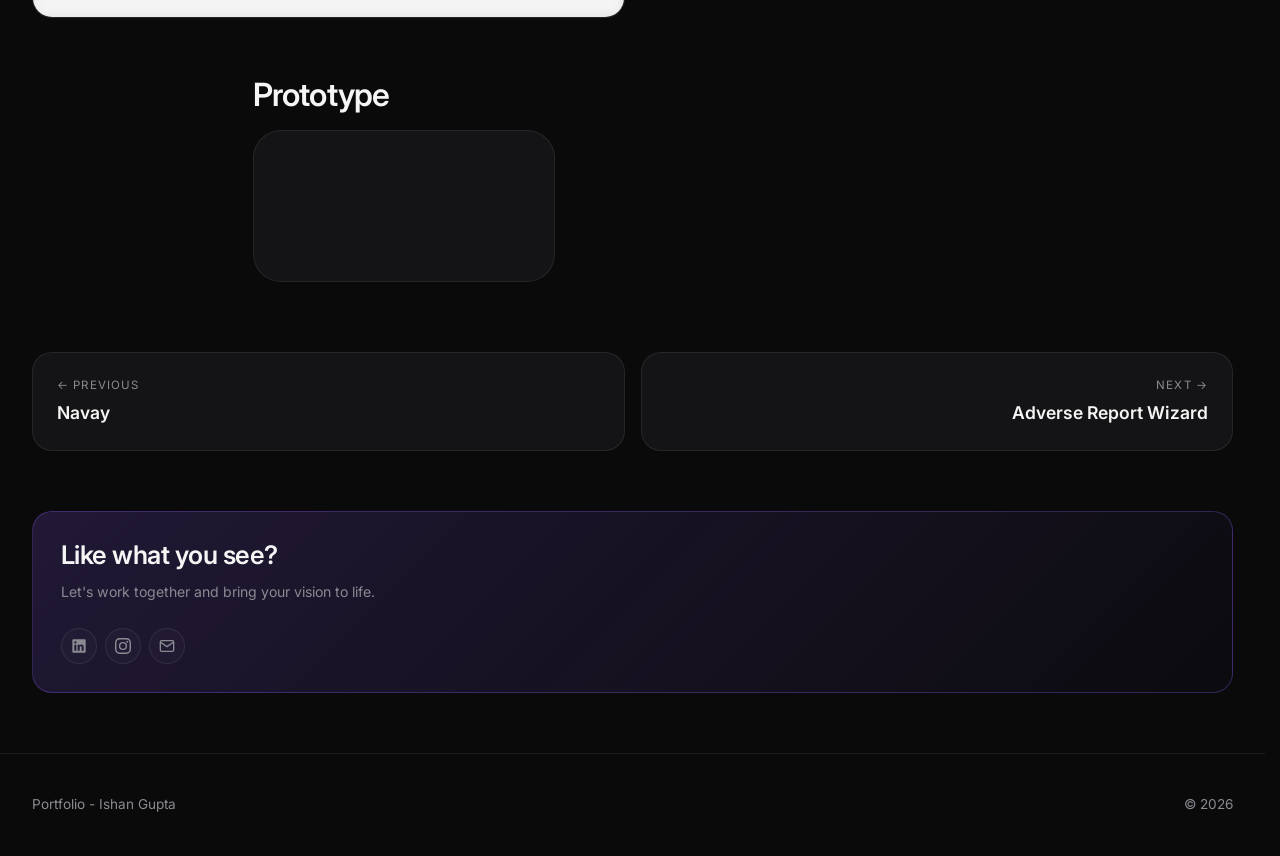
<file: projects/copd.html>
<!DOCTYPE html>
<html lang="en">

<head>
  <meta charset="UTF-8" />
  <meta name="viewport" content="width=device-width, initial-scale=1.0" />
  <title>COPD Treatment</title>
  <meta name="description" content="An AstraZeneca Mexico website for doctors to know about COPD, and AZMED medicines and therapies. The website has blogs and tests for patients and doctors to check if they suffer from COPD. COPD = EPOC en Español" />
  <link rel="preconnect" href="https://fonts.googleapis.com" />
  <link rel="preconnect" href="https://fonts.gstatic.com" crossorigin />
  <link href="https://fonts.googleapis.com/css2?family=Inter:wght@300;400;500;600;700;800&family=Instrument+Serif:ital@0;1&display=swap" rel="stylesheet" />
  <link rel="stylesheet" href="../css/style.css" />
  <link rel="icon" type="image/x-icon" href="assets/home/favicon.png" />
</head>

<body>
  <nav>
    <a href="../index.html" class="logo">swanishan</a>

    <ul class="nav-links" id="navLinks">
      <li><a href="../index.html#work">Work</a></li>
      <li><a href="../graphic-design.html">Graphic Design</a></li>
      <li><a href="../about.html">About</a></li>
    </ul>

    <button class="menu-toggle" id="menuToggle" aria-label="Toggle menu">☰</button>
  </nav>

  <header class="case-hero">
    <div class="container">
      <a href="../index.html" class="back-link">
        <svg viewBox="0 0 24 24" fill="none" stroke="currentColor" stroke-width="2">
          <path d="M19 12H5M12 19l-7-7 7-7"/>
        </svg>
        Back to all work
      </a>

      <div class="case-meta reveal">
        <span class="label">Pharma</span>
        <span class="label">Professional</span>
      </div>

      <h1 class="reveal">COPD Treatment</h1>
      <p class="case-summary reveal">An AstraZeneca Mexico website for doctors to know about COPD, and AZMED medicines and therapies. The website has blogs and tests for patients and doctors to check if they suffer from COPD. COPD = EPOC en Español</p>

      <a href="https://www.azmed.com.mx/epoc-inicio.html" class="back-link" style="margin-top: 20px; margin-right: 20px;">Live Website
        <svg viewBox="0 0 24 24" fill="none" stroke="currentColor" stroke-width="2">
          <path d="M5 12h14M12 5l7 7-7 7"/>
        </svg>
      </a>

      <a href="#prototype" class="back-link" style="margin-top: 20px;">Jump to Prototype
        <svg viewBox="0 0 24 24" fill="none" stroke="currentColor" stroke-width="2">
          <path d="M5 12h14M12 5l7 7-7 7"/>
        </svg>
      </a>
    </div>
  </header>

  <div class="container">
    <div class="case-cover reveal">
      <img src="../assets/projects/copd/hero.png"/>
    </div>
  </div>

  <article>
    <div class="container">

      <div class="case-section reveal">
        <h2>The Project</h2>

        <p>The aim of this project was to design a website that educates about COPD, its symptoms, and how serious the conditions are in Mexico. 
        <br><br>The website talks in detail about the Trixeo and Breztri Aerosphere drugs and the treatment options and therapies that are available to the patients. It also also provides information about multiple studies in detail along with blogs to expand on how the medication works. 
        <br><br>There is also a test available to users to check how likely they are to have COPD.</p>
      </div>

      <div class="case-image-row reveal">
        <div class="case-image"><img src="../assets/projects/copd/epoc.png"/></div>
        <div class="case-image"><img src="../assets/projects/copd/Trixeo.png"/></div>
      </div>

      <div class="case-section reveal">
        <h2>Project Success</h2>
        <p>The website was developed by respective professionals at TCS and AZ Mexico. It is live now and can be viewed <a href="https://www.azmed.com.mx/epoc-inicio.html" style="color: var(--c-purple);">here.</a></p>
      </div>

      <div class="case-image-row reveal">
        <div class="case-image"><img src="../assets/projects/copd/one.png"/></div>
        <div class="case-image"><img src="../assets/projects/copd/two.png"/></div>
        <div class="case-image-tall" style="height: fit-content;"><img src="../assets/projects/copd/lungs.png"/></div>
      </div>

      <div class="case-section reveal" id="prototype">
        <h2>Prototype</h2>
        <iframe src="https://xd.adobe.com/embed/d248bfac-58da-499e-8f50-e2d8850c33c2-871b/" frameborder="0" allowfullscreen sandbox="allow-same-origin allow-scripts allow-pointer-lock allow-forms" class="case-cover reveal" style="margin: 0;"></iframe>
      </div>

    </div>
  </article>

  <div class="container">
    <div class="case-nav">
      <a href="navay.html" class="case-nav-link prev">
        <span>← Previous</span>
        <strong>Navay</strong>
      </a>
      <a href="adverse-report.html" class="case-nav-link next">
        <span>Next →</span>
        <strong>Adverse Report Wizard</strong>
      </a>
    </div>
  </div>

  <section>
    <div class="container">
      <div class="bento size-wide no-image tone-purple">

        <div class="bento-body">
          <div class="bento-top">
            <div style="width: 100%;">
              <h3 class="bento-title" style="font-size:1.6rem;">Like what you see?</h3>
              <p class="bento-desc" style="margin-top:10px;">Let's work together and bring your vision to life.</p>
            </div>
          </div>

          <div style="margin-top:auto;">
            <div class="social-links">

              <a href="https://www.linkedin.com/in/swanishan" target="_blank" rel="noopener" aria-label="LinkedIn">
                <svg viewBox="0 0 24 24" fill="currentColor">
                  <path d="M20.5 2h-17A1.5 1.5 0 002 3.5v17A1.5 1.5 0 003.5 22h17a1.5 1.5 0 001.5-1.5v-17A1.5 1.5 0 0020.5 2zM8 19H5v-9h3zM6.5 8.25A1.75 1.75 0 118.3 6.5a1.78 1.78 0 01-1.8 1.75zM19 19h-3v-4.74c0-1.42-.6-1.93-1.38-1.93A1.74 1.74 0 0013 14.19a.66.66 0 000 .14V19h-3v-9h2.9v1.3a3.11 3.11 0 012.7-1.4c1.55 0 3.36.86 3.36 3.66z"/>
                </svg>
              </a>

              <a href="https://www.instagram.com/swanishan" target="_blank" rel="noopener" aria-label="Instagram">
                <svg viewBox="0 0 24 24" fill="currentColor">
                  <path d="M12 2.163c3.204 0 3.584.012 4.85.07 3.252.148 4.771 1.691 4.919 4.919.058 1.265.069 1.645.069 4.849 0 3.205-.012 3.584-.069 4.849-.149 3.225-1.664 4.771-4.919 4.919-1.266.058-1.644.07-4.85.07-3.204 0-3.584-.012-4.849-.07-3.26-.149-4.771-1.699-4.919-4.92-.058-1.265-.07-1.644-.07-4.849 0-3.204.013-3.583.07-4.849.149-3.227 1.664-4.771 4.919-4.919 1.266-.057 1.645-.069 4.849-.069zM12 0C8.741 0 8.333.014 7.053.072 2.695.272.273 2.69.073 7.052.014 8.333 0 8.741 0 12c0 3.259.014 3.668.072 4.948.2 4.358 2.618 6.78 6.98 6.98C8.333 23.986 8.741 24 12 24c3.259 0 3.668-.014 4.948-.072 4.354-.2 6.782-2.618 6.979-6.98.059-1.28.073-1.689.073-4.948 0-3.259-.014-3.667-.072-4.947-.196-4.354-2.617-6.78-6.979-6.98C15.668.014 15.259 0 12 0zm0 5.838a6.162 6.162 0 100 12.324 6.162 6.162 0 000-12.324zM12 16a4 4 0 110-8 4 4 0 010 8zm6.406-11.845a1.44 1.44 0 100 2.881 1.44 1.44 0 000-2.881z"/>
                </svg>
              </a>

              <a href="mailto:swanishan@gmail.com" aria-label="Email">
                <svg viewBox="0 0 24 24" fill="none" stroke="currentColor" stroke-width="2">
                  <path d="M4 4h16c1.1 0 2 .9 2 2v12c0 1.1-.9 2-2 2H4c-1.1 0-2-.9-2-2V6c0-1.1.9-2 2-2z"/>
                  <path d="M22 6l-10 7L2 6"/>
                </svg>
              </a>

            </div>
          </div>
        </div>

      </div>
    </div>
  </section>

  <footer>
    <div class="container">
      <p>Portfolio - Ishan Gupta</p>
      <p>© 2026</p>
    </div>
  </footer>

  <script src="../js/main.js"></script>
</body>
</html>
</file>
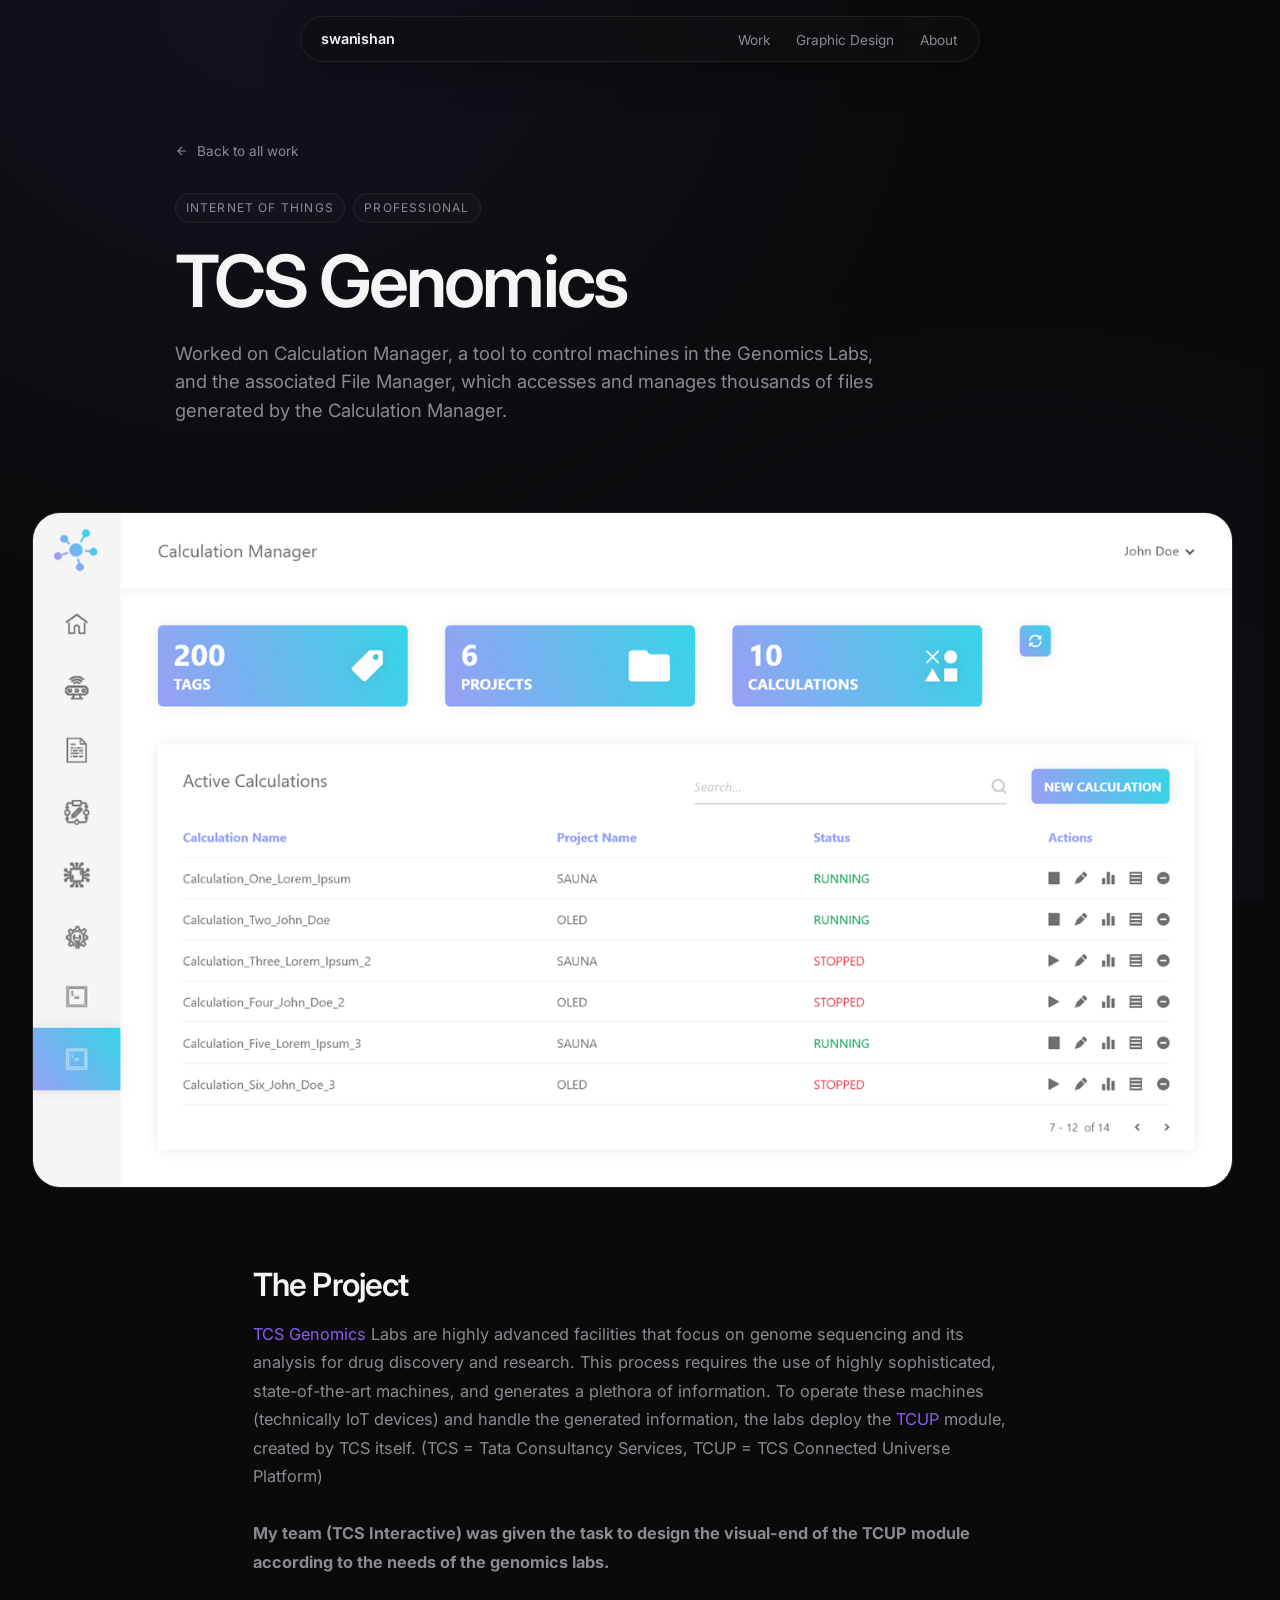
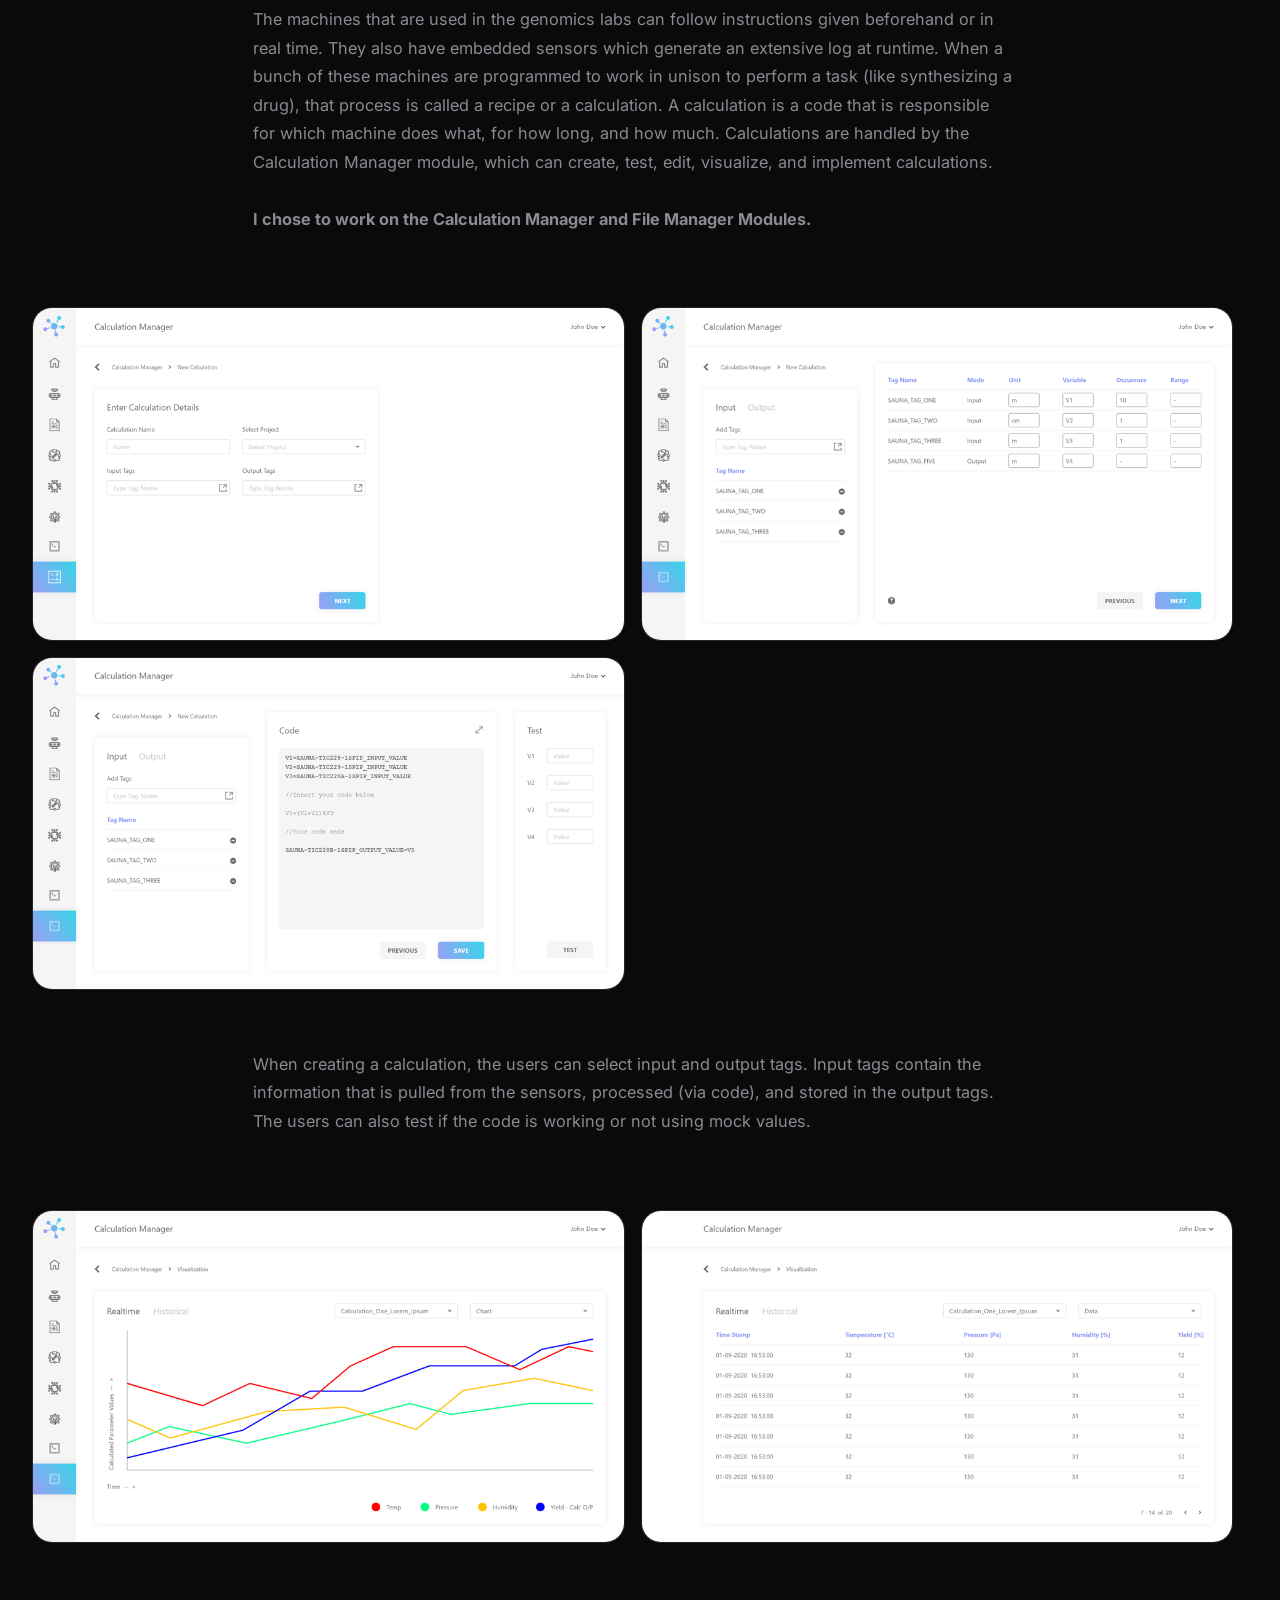
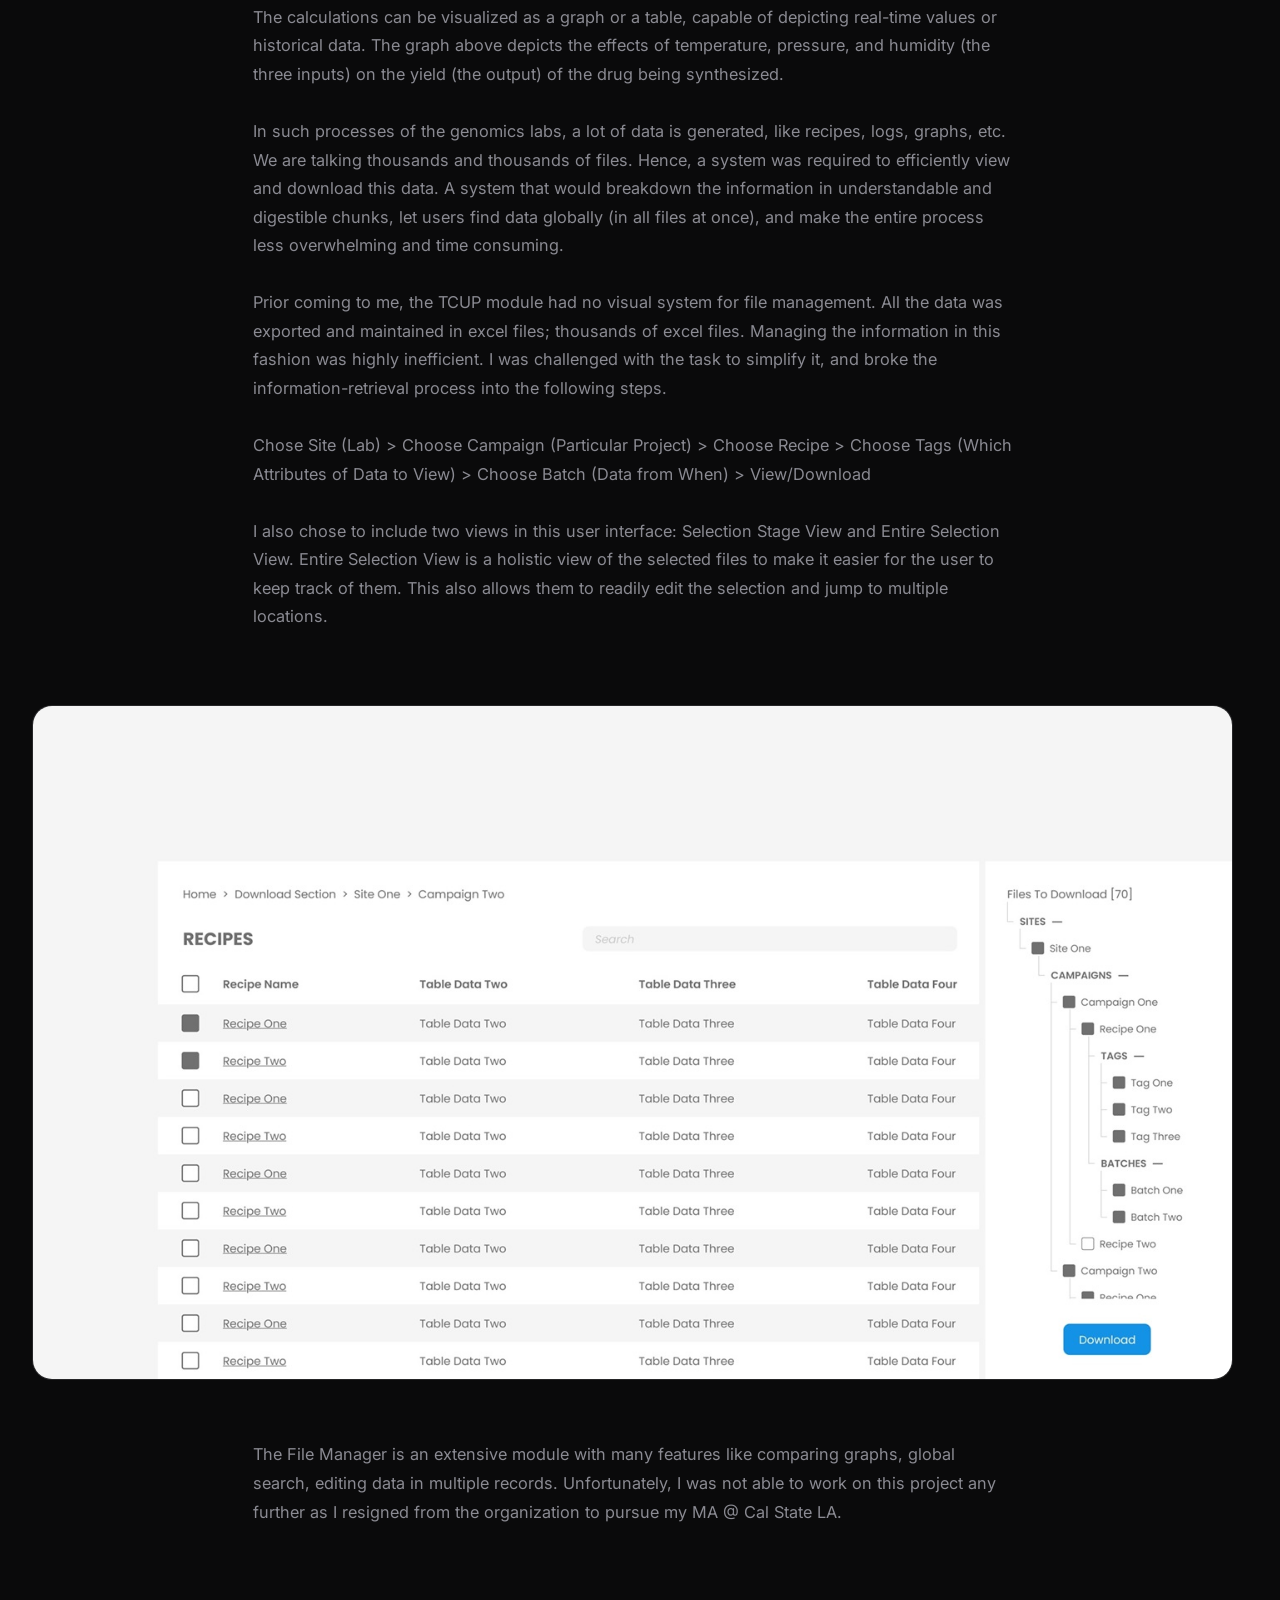
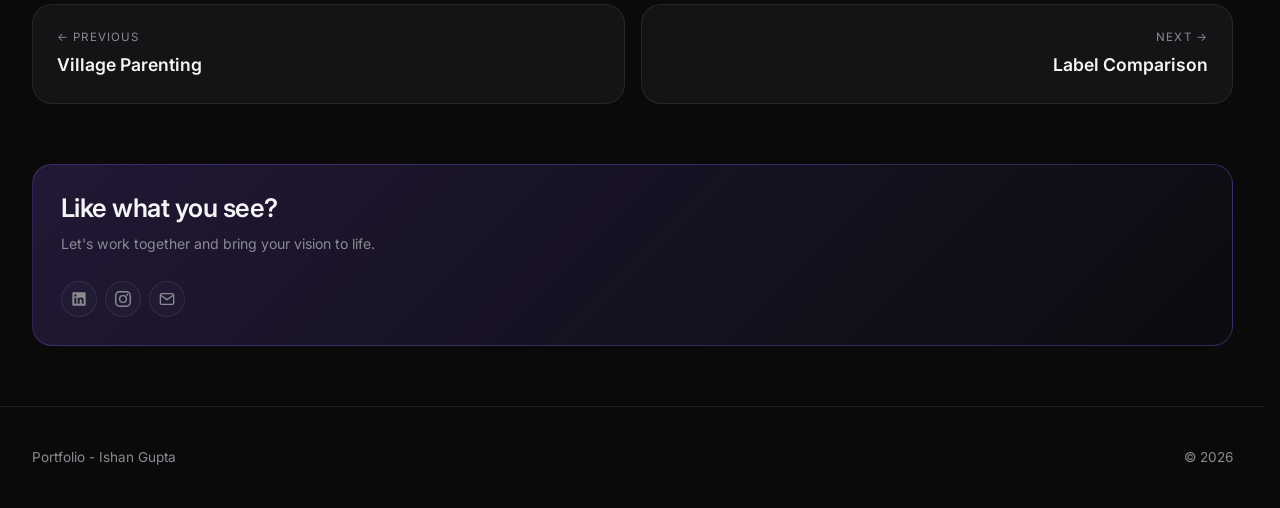
<file: projects/genomics.html>
<!DOCTYPE html>
<html lang="en">

<head>
  <meta charset="UTF-8" />
  <meta name="viewport" content="width=device-width, initial-scale=1.0" />
  <title>TCS Genomics</title>
  <meta name="description" content="Worked on Calculation Manager, a tool to control machines in the Genomics Labs, and the associated File Manager, which accesses and manages thousands of files generated by the Calculation Manager." />
  <link rel="preconnect" href="https://fonts.googleapis.com" />
  <link rel="preconnect" href="https://fonts.gstatic.com" crossorigin />
  <link href="https://fonts.googleapis.com/css2?family=Inter:wght@300;400;500;600;700;800&family=Instrument+Serif:ital@0;1&display=swap" rel="stylesheet" />
  <link rel="stylesheet" href="../css/style.css" />
  <link rel="icon" type="image/x-icon" href="assets/home/favicon.png" />
</head>

<body>
  <nav>
    <a href="../index.html" class="logo">swanishan</a>

    <ul class="nav-links" id="navLinks">
      <li><a href="../index.html#work">Work</a></li>
      <li><a href="../graphic-design.html">Graphic Design</a></li>
      <li><a href="../about.html">About</a></li>
    </ul>

    <button class="menu-toggle" id="menuToggle" aria-label="Toggle menu">☰</button>
  </nav>

  <header class="case-hero">
    <div class="container">
      <a href="../index.html" class="back-link">
        <svg viewBox="0 0 24 24" fill="none" stroke="currentColor" stroke-width="2">
          <path d="M19 12H5M12 19l-7-7 7-7"/>
        </svg>
        Back to all work
      </a>

      <div class="case-meta reveal">
        <span class="label">Internet of Things</span>
        <span class="label">Professional</span>
      </div>

      <h1 class="reveal">TCS Genomics</h1>
      <p class="case-summary reveal">Worked on Calculation Manager, a tool to control machines in the Genomics Labs, and the associated File Manager, which accesses and manages thousands of files generated by the Calculation Manager.</p>
    </div>
  </header>

  <div class="container">
    <div class="case-cover reveal">
      <img src="../assets/projects/genomics/hero.png"/>
    </div>
  </div>

  <article>
    <div class="container">

      <div class="case-section reveal">
        <h2>The Project</h2>

        <p><a href="https://www.tcs.com/what-we-do/industries/life-sciences/solution/cutting-edge-genomics-research" style="color: var(--c-purple);">TCS Genomics</a> Labs are highly advanced facilities that focus on genome sequencing and its analysis for drug discovery and research. This process requires the use of highly sophisticated, state-of-the-art machines, and generates a plethora of information. To operate these machines (technically IoT devices) and handle the generated information, the labs deploy the <a href="https://in.tcupiot.tcsapps.com/tcup#services" style="color: var(--c-purple);">TCUP</a> module, created by TCS itself. (TCS = Tata Consultancy Services, TCUP = TCS Connected Universe Platform)
        <br><br><b>My team (TCS Interactive) was given the task to design the visual-end of the TCUP module according to the needs of the genomics labs.</b>
        <br><br>The machines that are used in the genomics labs can follow instructions given beforehand or in real time. They also have embedded sensors which generate an extensive log at runtime. When a bunch of these machines are programmed to work in unison to perform a task (like synthesizing a drug), that process is called a recipe or a calculation. A calculation is a code that is responsible for which machine does what, for how long, and how much. Calculations are handled by the Calculation Manager module, which can create, test, edit, visualize, and implement calculations.
        <br><br><b>I chose to work on the Calculation Manager and File Manager Modules.</b></p>
      </div>

      <div class="case-image-row reveal">
        <div class="case-image"><img src="../assets/projects/genomics/calculation.png"/></div>
        <div class="case-image"><img src="../assets/projects/genomics/tags.png"/></div>
        <div class="case-image"><img src="../assets/projects/genomics/code.png"/></div>
      </div>

      <div class="case-section reveal">
        <p>When creating a calculation, the users can select input and output tags. Input tags contain the information that is pulled from the sensors, processed (via code), and stored in the output tags. The users can also test if the code is working or not using mock values.</p>
      </div>

      <div class="case-image-row reveal">
        <div class="case-image"><img src="../assets/projects/genomics/chart.png" alt="Research process" /></div>
        <div class="case-image"><img src="../assets/projects/genomics/data.png" alt="Research process" /></div>
      </div>

      <div class="case-section reveal">
        <p>The calculations can be visualized as a graph or a table, capable of depicting real-time values or historical data. The graph above depicts the effects of temperature, pressure, and humidity (the three inputs) on the yield (the output) of the drug being synthesized.
        <br><br>In such processes of the genomics labs, a lot of data is generated, like recipes, logs, graphs, etc. We are talking thousands and thousands of files. Hence, a system was required to efficiently view and download this data. A system that would breakdown the information in understandable and digestible chunks, let users find data globally (in all files at once), and make the entire process less overwhelming and time consuming.
        <br><br>Prior coming to me, the TCUP module had no visual system for file management. All the data was exported and maintained in excel files; thousands of excel files. Managing the information in this fashion was highly inefficient. I was challenged with the task to simplify it, and broke the information-retrieval process into the following steps.
        <br><br>Chose Site (Lab)  >  Choose Campaign (Particular Project)  >  Choose Recipe  >  Choose Tags (Which Attributes of Data to View)  >  Choose Batch (Data from When)  >  View/Download
        <br><br>I also chose to include two views in this user interface: Selection Stage View and Entire Selection View. Entire Selection View is a holistic view of the selected files to make it easier for the user to keep track of them. This also allows them to readily edit the selection and jump to multiple locations.</p>
      </div>

      <div>
        <div class="case-image"><img src="../assets/projects/genomics/file-manager.jpg" alt="Research process" /></div>
      </div>

      <div class="case-section reveal">
        <p>The File Manager is an extensive module with many features like comparing graphs, global search, editing data in multiple records. Unfortunately, I was not able to work on this project any further as I resigned from the organization to pursue my MA @ Cal State LA.</p>
      </div>

    </div>
  </article>

  <div class="container">
    <div class="case-nav">
      <a href="village-parenting.html" class="case-nav-link prev">
        <span>← Previous</span>
        <strong>Village Parenting</strong>
      </a>
      <a href="label.html" class="case-nav-link next">
        <span>Next →</span>
        <strong>Label Comparison</strong>
      </a>
    </div>
  </div>

  <section>
    <div class="container">
      <div class="bento size-wide no-image tone-purple">

        <div class="bento-body">
          <div class="bento-top">
            <div style="width: 100%;">
              <h3 class="bento-title" style="font-size:1.6rem;">Like what you see?</h3>
              <p class="bento-desc" style="margin-top:10px;">Let's work together and bring your vision to life.</p>
            </div>
          </div>

          <div style="margin-top:auto;">
            <div class="social-links">

              <a href="https://www.linkedin.com/in/swanishan" target="_blank" rel="noopener" aria-label="LinkedIn">
                <svg viewBox="0 0 24 24" fill="currentColor">
                  <path d="M20.5 2h-17A1.5 1.5 0 002 3.5v17A1.5 1.5 0 003.5 22h17a1.5 1.5 0 001.5-1.5v-17A1.5 1.5 0 0020.5 2zM8 19H5v-9h3zM6.5 8.25A1.75 1.75 0 118.3 6.5a1.78 1.78 0 01-1.8 1.75zM19 19h-3v-4.74c0-1.42-.6-1.93-1.38-1.93A1.74 1.74 0 0013 14.19a.66.66 0 000 .14V19h-3v-9h2.9v1.3a3.11 3.11 0 012.7-1.4c1.55 0 3.36.86 3.36 3.66z"/>
                </svg>
              </a>

              <a href="https://www.instagram.com/swanishan" target="_blank" rel="noopener" aria-label="Instagram">
                <svg viewBox="0 0 24 24" fill="currentColor">
                  <path d="M12 2.163c3.204 0 3.584.012 4.85.07 3.252.148 4.771 1.691 4.919 4.919.058 1.265.069 1.645.069 4.849 0 3.205-.012 3.584-.069 4.849-.149 3.225-1.664 4.771-4.919 4.919-1.266.058-1.644.07-4.85.07-3.204 0-3.584-.012-4.849-.07-3.26-.149-4.771-1.699-4.919-4.92-.058-1.265-.07-1.644-.07-4.849 0-3.204.013-3.583.07-4.849.149-3.227 1.664-4.771 4.919-4.919 1.266-.057 1.645-.069 4.849-.069zM12 0C8.741 0 8.333.014 7.053.072 2.695.272.273 2.69.073 7.052.014 8.333 0 8.741 0 12c0 3.259.014 3.668.072 4.948.2 4.358 2.618 6.78 6.98 6.98C8.333 23.986 8.741 24 12 24c3.259 0 3.668-.014 4.948-.072 4.354-.2 6.782-2.618 6.979-6.98.059-1.28.073-1.689.073-4.948 0-3.259-.014-3.667-.072-4.947-.196-4.354-2.617-6.78-6.979-6.98C15.668.014 15.259 0 12 0zm0 5.838a6.162 6.162 0 100 12.324 6.162 6.162 0 000-12.324zM12 16a4 4 0 110-8 4 4 0 010 8zm6.406-11.845a1.44 1.44 0 100 2.881 1.44 1.44 0 000-2.881z"/>
                </svg>
              </a>

              <a href="mailto:swanishan@gmail.com" aria-label="Email">
                <svg viewBox="0 0 24 24" fill="none" stroke="currentColor" stroke-width="2">
                  <path d="M4 4h16c1.1 0 2 .9 2 2v12c0 1.1-.9 2-2 2H4c-1.1 0-2-.9-2-2V6c0-1.1.9-2 2-2z"/>
                  <path d="M22 6l-10 7L2 6"/>
                </svg>
              </a>

            </div>
          </div>
        </div>

      </div>
    </div>
  </section>

  <footer>
    <div class="container">
      <p>Portfolio - Ishan Gupta</p>
      <p>© 2026</p>
    </div>
  </footer>

  <script src="../js/main.js"></script>
</body>
</html>
</file>
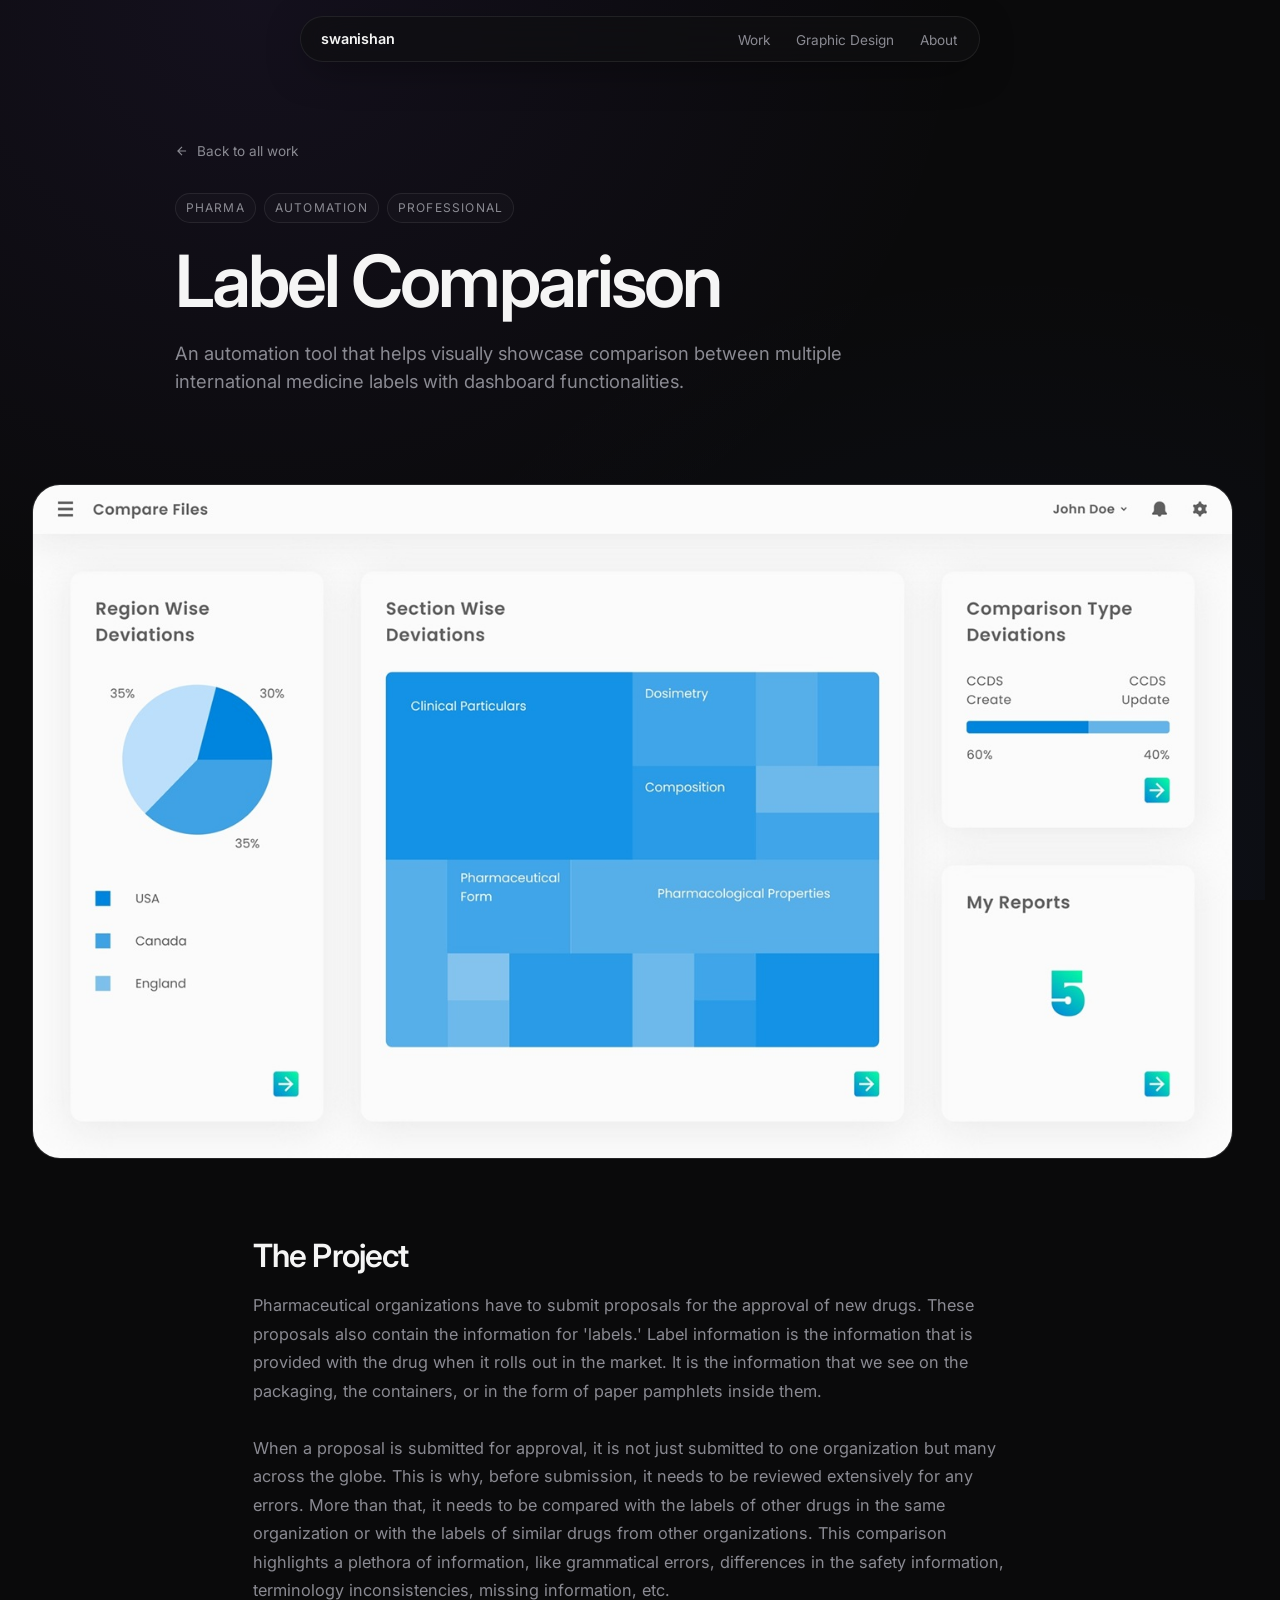
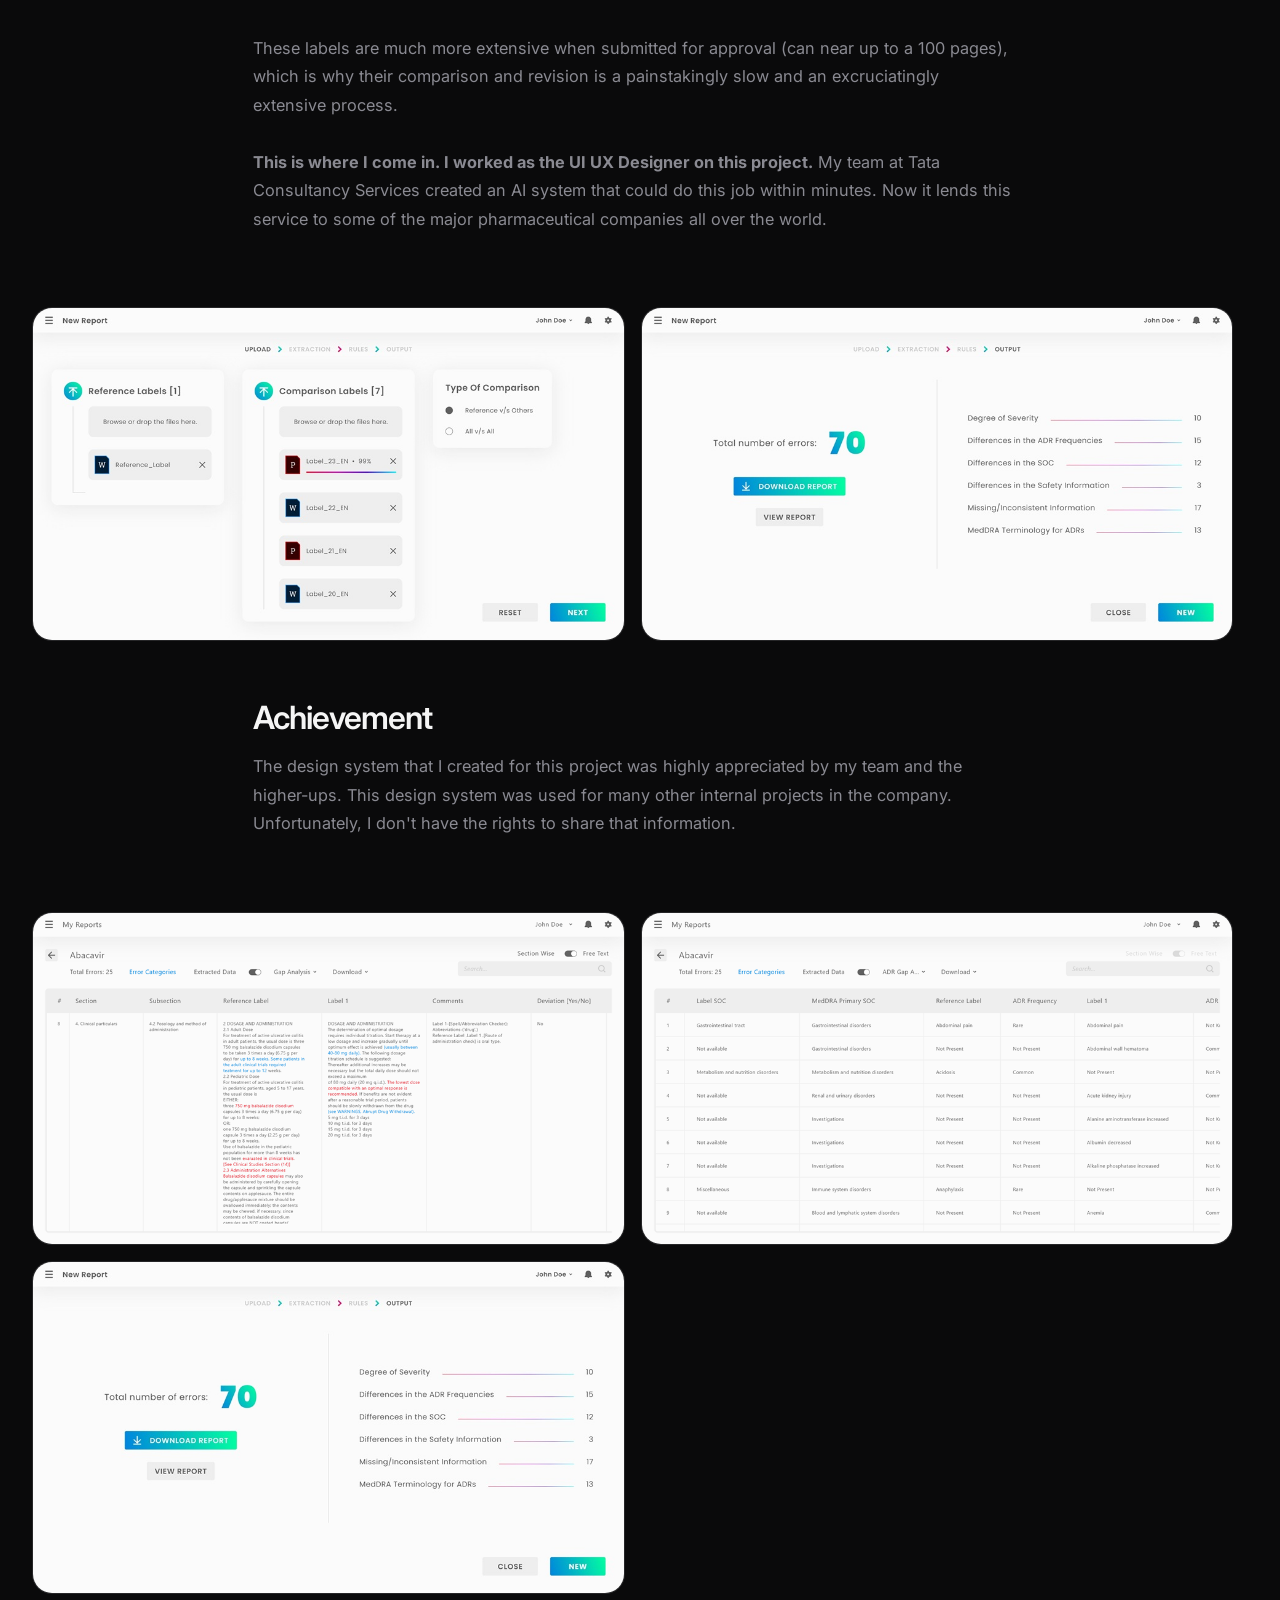
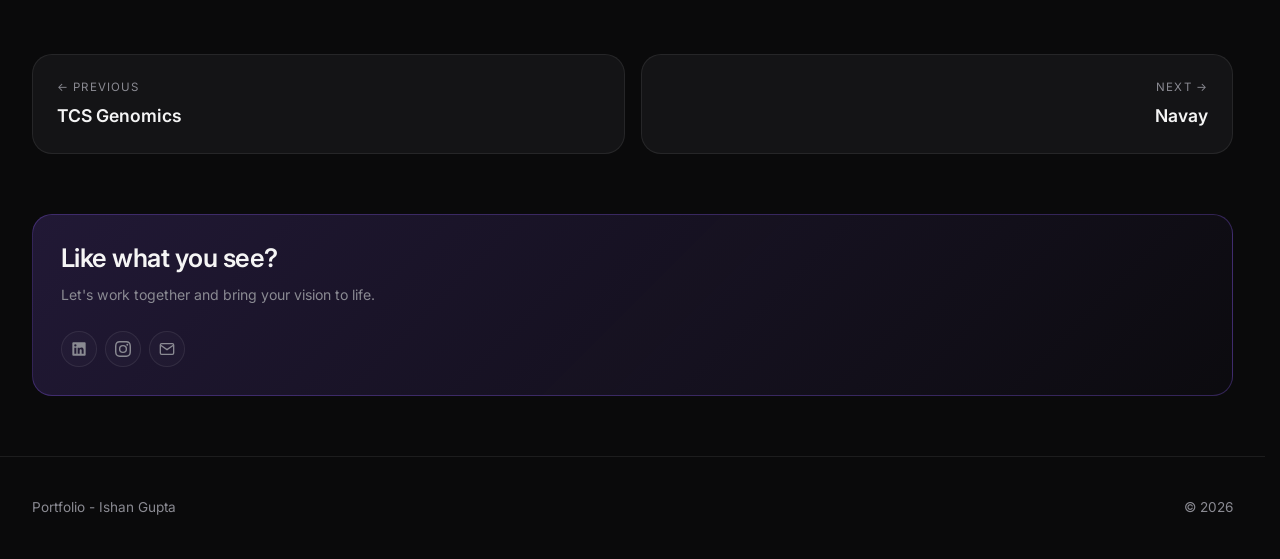
<file: projects/label.html>
<!DOCTYPE html>
<html lang="en">

<head>
  <meta charset="UTF-8" />
  <meta name="viewport" content="width=device-width, initial-scale=1.0" />
  <title>Label Comparison</title>
  <meta name="description" content="An automation tool that helps visually showcase comparison between multiple international medicine labels with dashboard functionalities." />
  <link rel="preconnect" href="https://fonts.googleapis.com" />
  <link rel="preconnect" href="https://fonts.gstatic.com" crossorigin />
  <link href="https://fonts.googleapis.com/css2?family=Inter:wght@300;400;500;600;700;800&family=Instrument+Serif:ital@0;1&display=swap" rel="stylesheet" />
  <link rel="stylesheet" href="../css/style.css" />
  <link rel="icon" type="image/x-icon" href="assets/home/favicon.png" />
</head>

<body>
  <nav>
    <a href="../index.html" class="logo">swanishan</a>

    <ul class="nav-links" id="navLinks">
      <li><a href="../index.html#work">Work</a></li>
      <li><a href="../graphic-design.html">Graphic Design</a></li>
      <li><a href="../about.html">About</a></li>
    </ul>

    <button class="menu-toggle" id="menuToggle" aria-label="Toggle menu">☰</button>
  </nav>

  <header class="case-hero">
    <div class="container">
      <a href="../index.html" class="back-link">
        <svg viewBox="0 0 24 24" fill="none" stroke="currentColor" stroke-width="2">
          <path d="M19 12H5M12 19l-7-7 7-7"/>
        </svg>
        Back to all work
      </a>

      <div class="case-meta reveal">
        <span class="label">Pharma</span>
        <span class="label">Automation</span>
        <span class="label">Professional</span>
      </div>

      <h1 class="reveal">Label Comparison</h1>
      <p class="case-summary reveal">An automation tool that helps visually showcase comparison between multiple international medicine labels with dashboard functionalities.</p>
    </div>
  </header>

  <div class="container">
    <div class="case-cover reveal">
      <img src="../assets/projects/label/hero.jpg"/>
    </div>
  </div>

  <article>
    <div class="container">

      <div class="case-section reveal">
        <h2>The Project</h2>

        <p>Pharmaceutical organizations have to submit proposals for the approval of new drugs. These proposals also contain the information for 'labels.' Label information is the information that is provided with the drug when it rolls out in the market. It is the information that we see on the packaging, the containers, or in the form of paper pamphlets inside them.
        <br><br>When a proposal is submitted for approval, it is not just submitted to one organization but many across the globe. This is why, before submission, it needs to be reviewed extensively for any errors. More than that, it needs to be compared with the labels of other drugs in the same organization or with the labels of similar drugs from other organizations. This comparison highlights a plethora of information, like grammatical errors, differences in the safety information, terminology inconsistencies, missing information, etc.
        <br><br>These labels are much more extensive when submitted for approval (can near up to a 100 pages), which is why their comparison and revision is a painstakingly slow and an excruciatingly extensive process. 
        <br><br><b>This is where I come in. I worked as the UI UX Designer on this project.</b> My team at Tata Consultancy Services created an AI system that could do this job within minutes. Now it lends this service to some of the major pharmaceutical companies all over the world.</p>
      </div>

      <div class="case-image-row reveal">
        <div class="case-image"><img src="../assets/projects/label/upload.jpg"/></div>
        <div class="case-image"><img src="../assets/projects/label/results.jpg"/></div>
      </div>

      <div class="case-section reveal">
        <h2>Achievement</h2>
        <p>The design system that I created for this project was highly appreciated by my team and the higher-ups. This design system was used for many other internal projects in the company. Unfortunately, I don't have the rights to share that information.</p>
      </div>

      <div class="case-image-row reveal">
        <div class="case-image"><img src="../assets/projects/label/highlight.png"/></div>
        <div class="case-image"><img src="../assets/projects/label/table.png"/></div>
        <div class="case-image"><img src="../assets/projects/label/results.jpg"/></div>
      </div>

    </div>
  </article>

  <div class="container">
    <div class="case-nav">
      <a href="genomics.html" class="case-nav-link prev">
        <span>← Previous</span>
        <strong>TCS Genomics</strong>
      </a>
      <a href="navay.html" class="case-nav-link next">
        <span>Next →</span>
        <strong>Navay</strong>
      </a>
    </div>
  </div>

  <section>
    <div class="container">
      <div class="bento size-wide no-image tone-purple">

        <div class="bento-body">
          <div class="bento-top">
            <div style="width: 100%;">
              <h3 class="bento-title" style="font-size:1.6rem;">Like what you see?</h3>
              <p class="bento-desc" style="margin-top:10px;">Let's work together and bring your vision to life.</p>
            </div>
          </div>

          <div style="margin-top:auto;">
            <div class="social-links">

              <a href="https://www.linkedin.com/in/swanishan" target="_blank" rel="noopener" aria-label="LinkedIn">
                <svg viewBox="0 0 24 24" fill="currentColor">
                  <path d="M20.5 2h-17A1.5 1.5 0 002 3.5v17A1.5 1.5 0 003.5 22h17a1.5 1.5 0 001.5-1.5v-17A1.5 1.5 0 0020.5 2zM8 19H5v-9h3zM6.5 8.25A1.75 1.75 0 118.3 6.5a1.78 1.78 0 01-1.8 1.75zM19 19h-3v-4.74c0-1.42-.6-1.93-1.38-1.93A1.74 1.74 0 0013 14.19a.66.66 0 000 .14V19h-3v-9h2.9v1.3a3.11 3.11 0 012.7-1.4c1.55 0 3.36.86 3.36 3.66z"/>
                </svg>
              </a>

              <a href="https://www.instagram.com/swanishan" target="_blank" rel="noopener" aria-label="Instagram">
                <svg viewBox="0 0 24 24" fill="currentColor">
                  <path d="M12 2.163c3.204 0 3.584.012 4.85.07 3.252.148 4.771 1.691 4.919 4.919.058 1.265.069 1.645.069 4.849 0 3.205-.012 3.584-.069 4.849-.149 3.225-1.664 4.771-4.919 4.919-1.266.058-1.644.07-4.85.07-3.204 0-3.584-.012-4.849-.07-3.26-.149-4.771-1.699-4.919-4.92-.058-1.265-.07-1.644-.07-4.849 0-3.204.013-3.583.07-4.849.149-3.227 1.664-4.771 4.919-4.919 1.266-.057 1.645-.069 4.849-.069zM12 0C8.741 0 8.333.014 7.053.072 2.695.272.273 2.69.073 7.052.014 8.333 0 8.741 0 12c0 3.259.014 3.668.072 4.948.2 4.358 2.618 6.78 6.98 6.98C8.333 23.986 8.741 24 12 24c3.259 0 3.668-.014 4.948-.072 4.354-.2 6.782-2.618 6.979-6.98.059-1.28.073-1.689.073-4.948 0-3.259-.014-3.667-.072-4.947-.196-4.354-2.617-6.78-6.979-6.98C15.668.014 15.259 0 12 0zm0 5.838a6.162 6.162 0 100 12.324 6.162 6.162 0 000-12.324zM12 16a4 4 0 110-8 4 4 0 010 8zm6.406-11.845a1.44 1.44 0 100 2.881 1.44 1.44 0 000-2.881z"/>
                </svg>
              </a>

              <a href="mailto:swanishan@gmail.com" aria-label="Email">
                <svg viewBox="0 0 24 24" fill="none" stroke="currentColor" stroke-width="2">
                  <path d="M4 4h16c1.1 0 2 .9 2 2v12c0 1.1-.9 2-2 2H4c-1.1 0-2-.9-2-2V6c0-1.1.9-2 2-2z"/>
                  <path d="M22 6l-10 7L2 6"/>
                </svg>
              </a>

            </div>
          </div>
        </div>

      </div>
    </div>
  </section>

  <footer>
    <div class="container">
      <p>Portfolio - Ishan Gupta</p>
      <p>© 2026</p>
    </div>
  </footer>

  <script src="../js/main.js"></script>
</body>
</html>
</file>
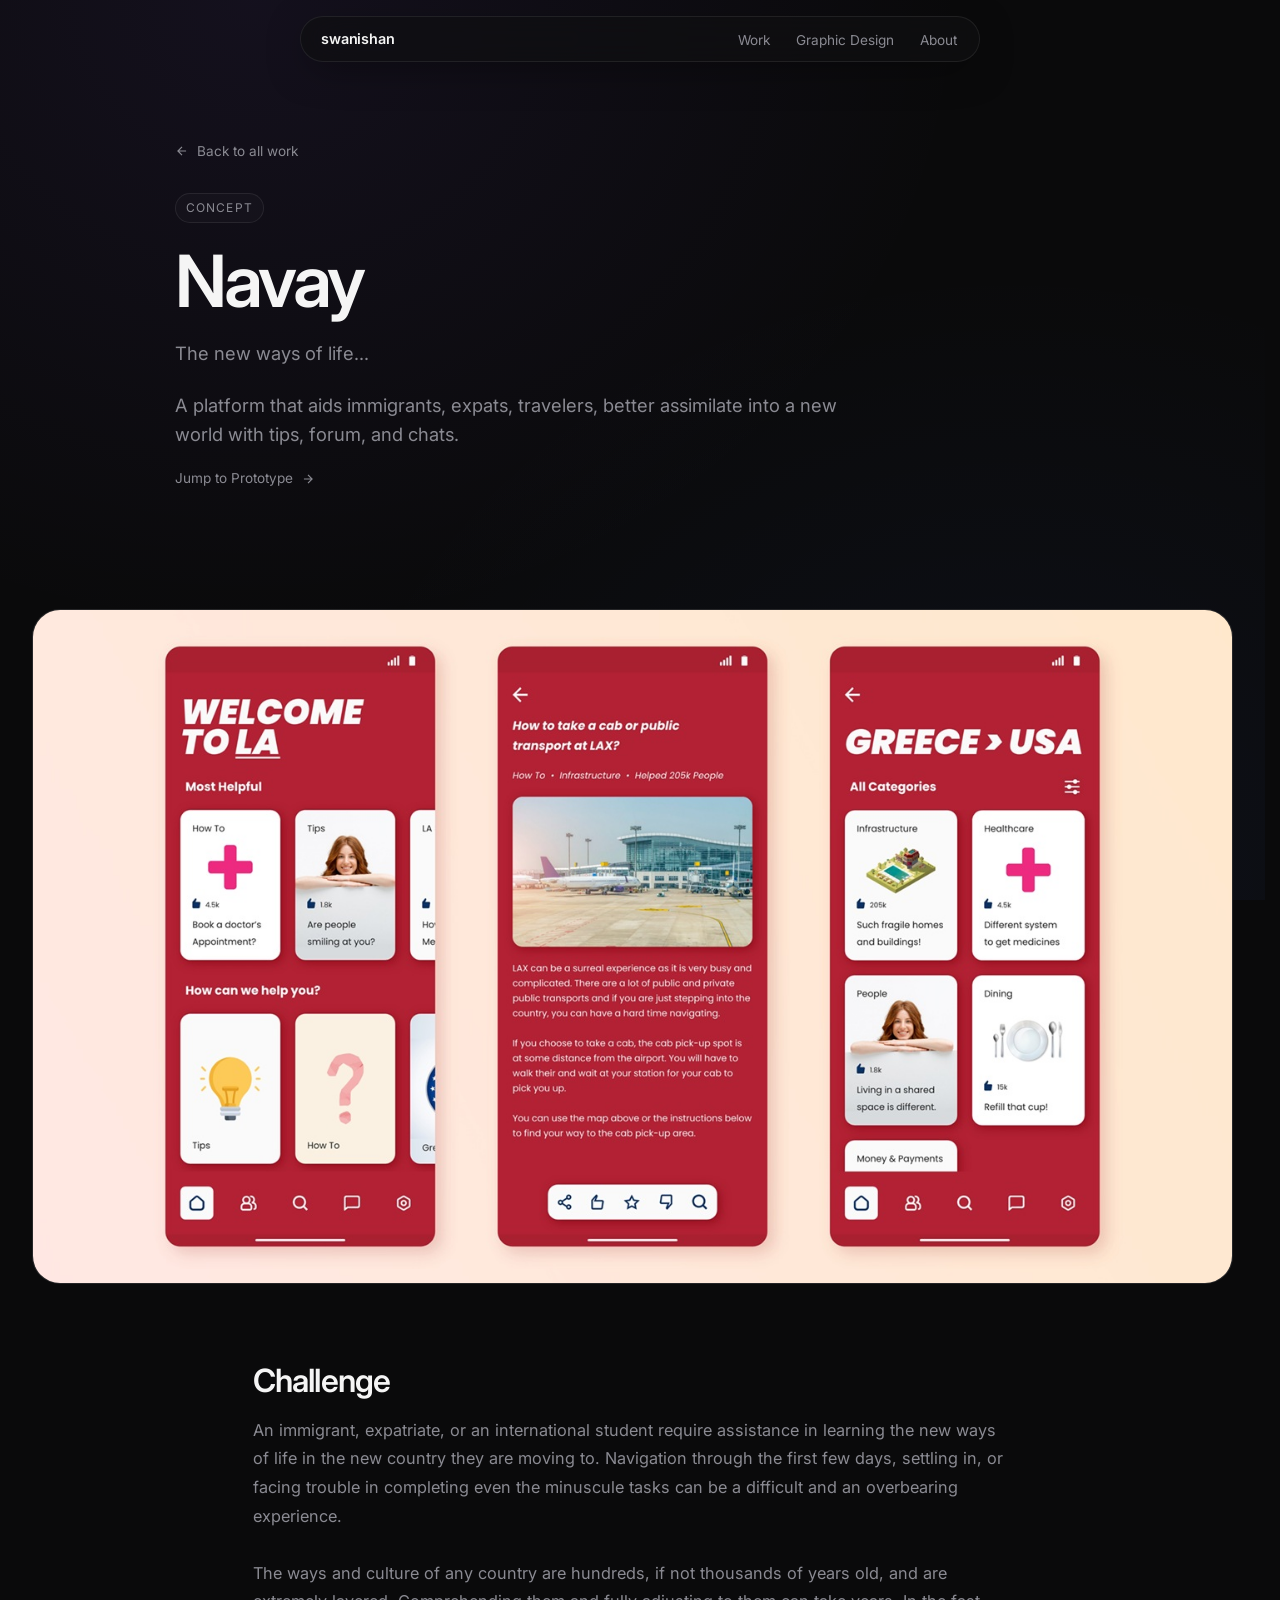
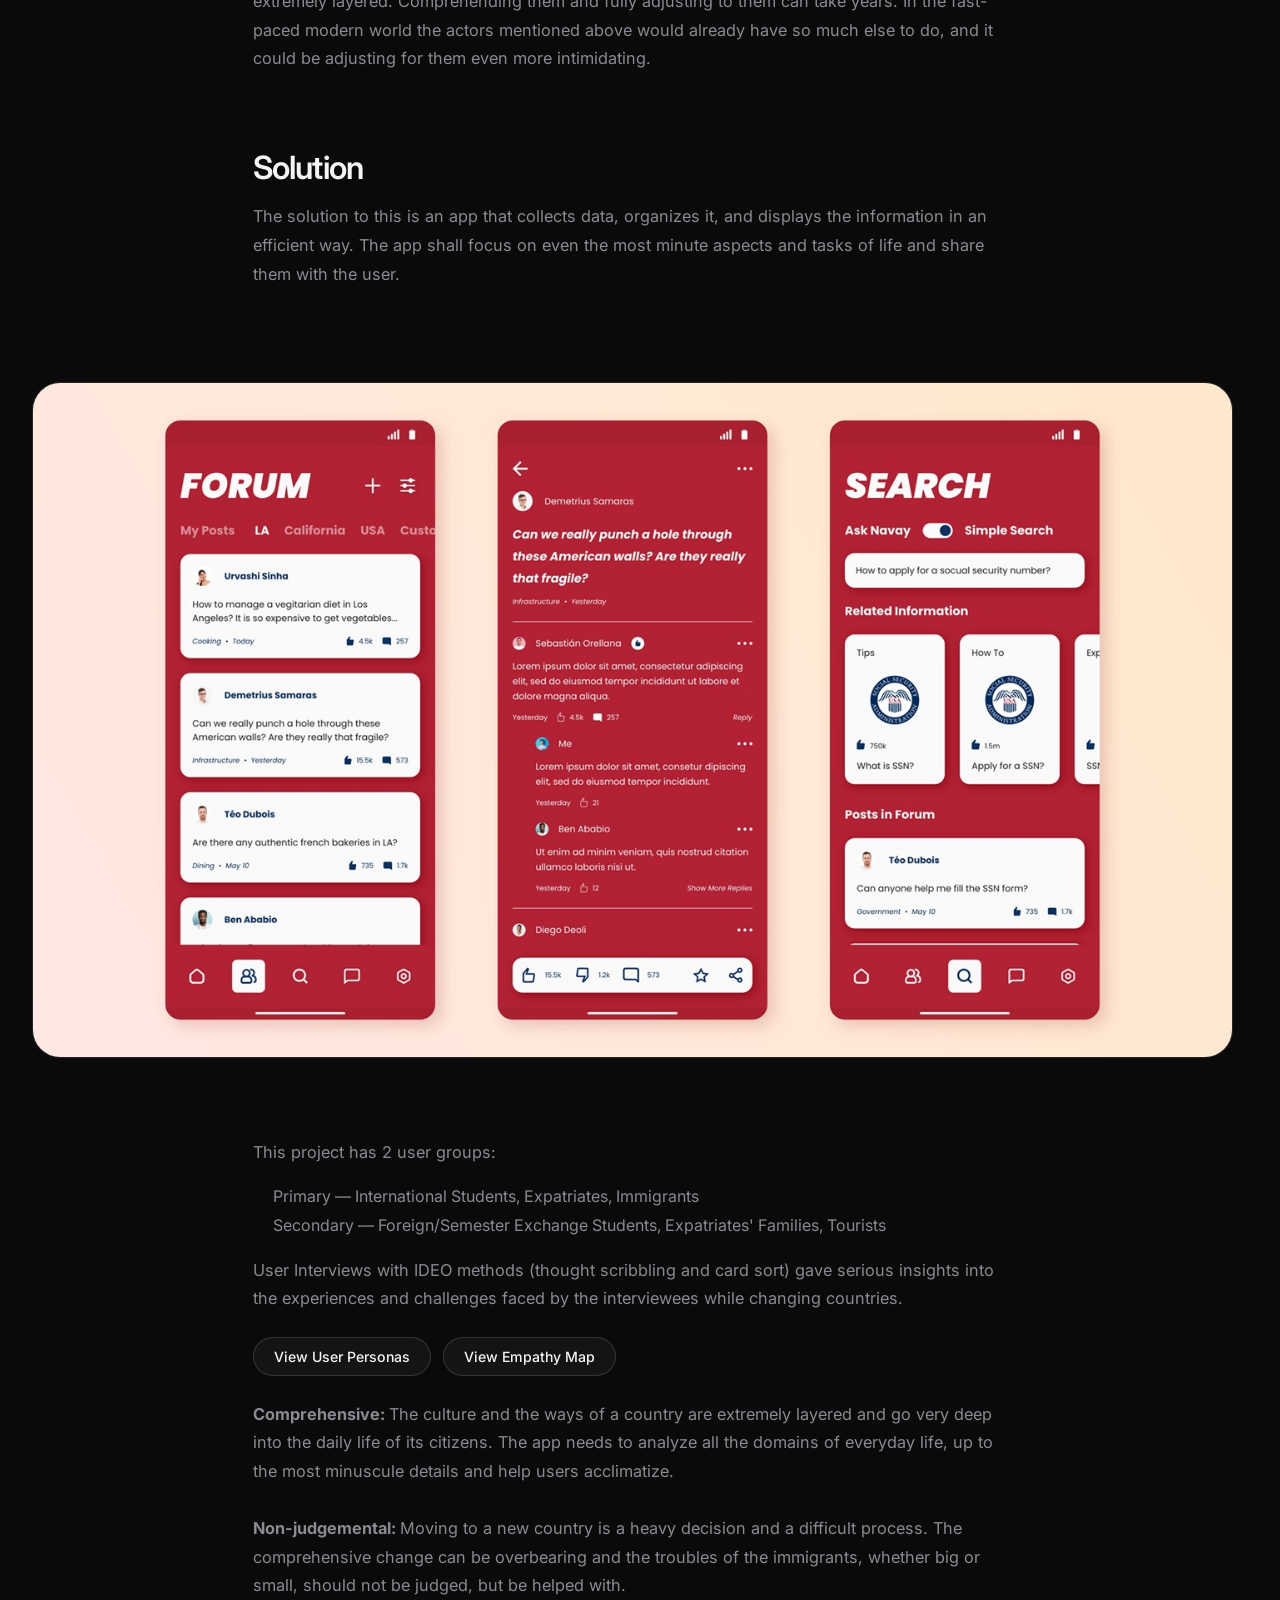
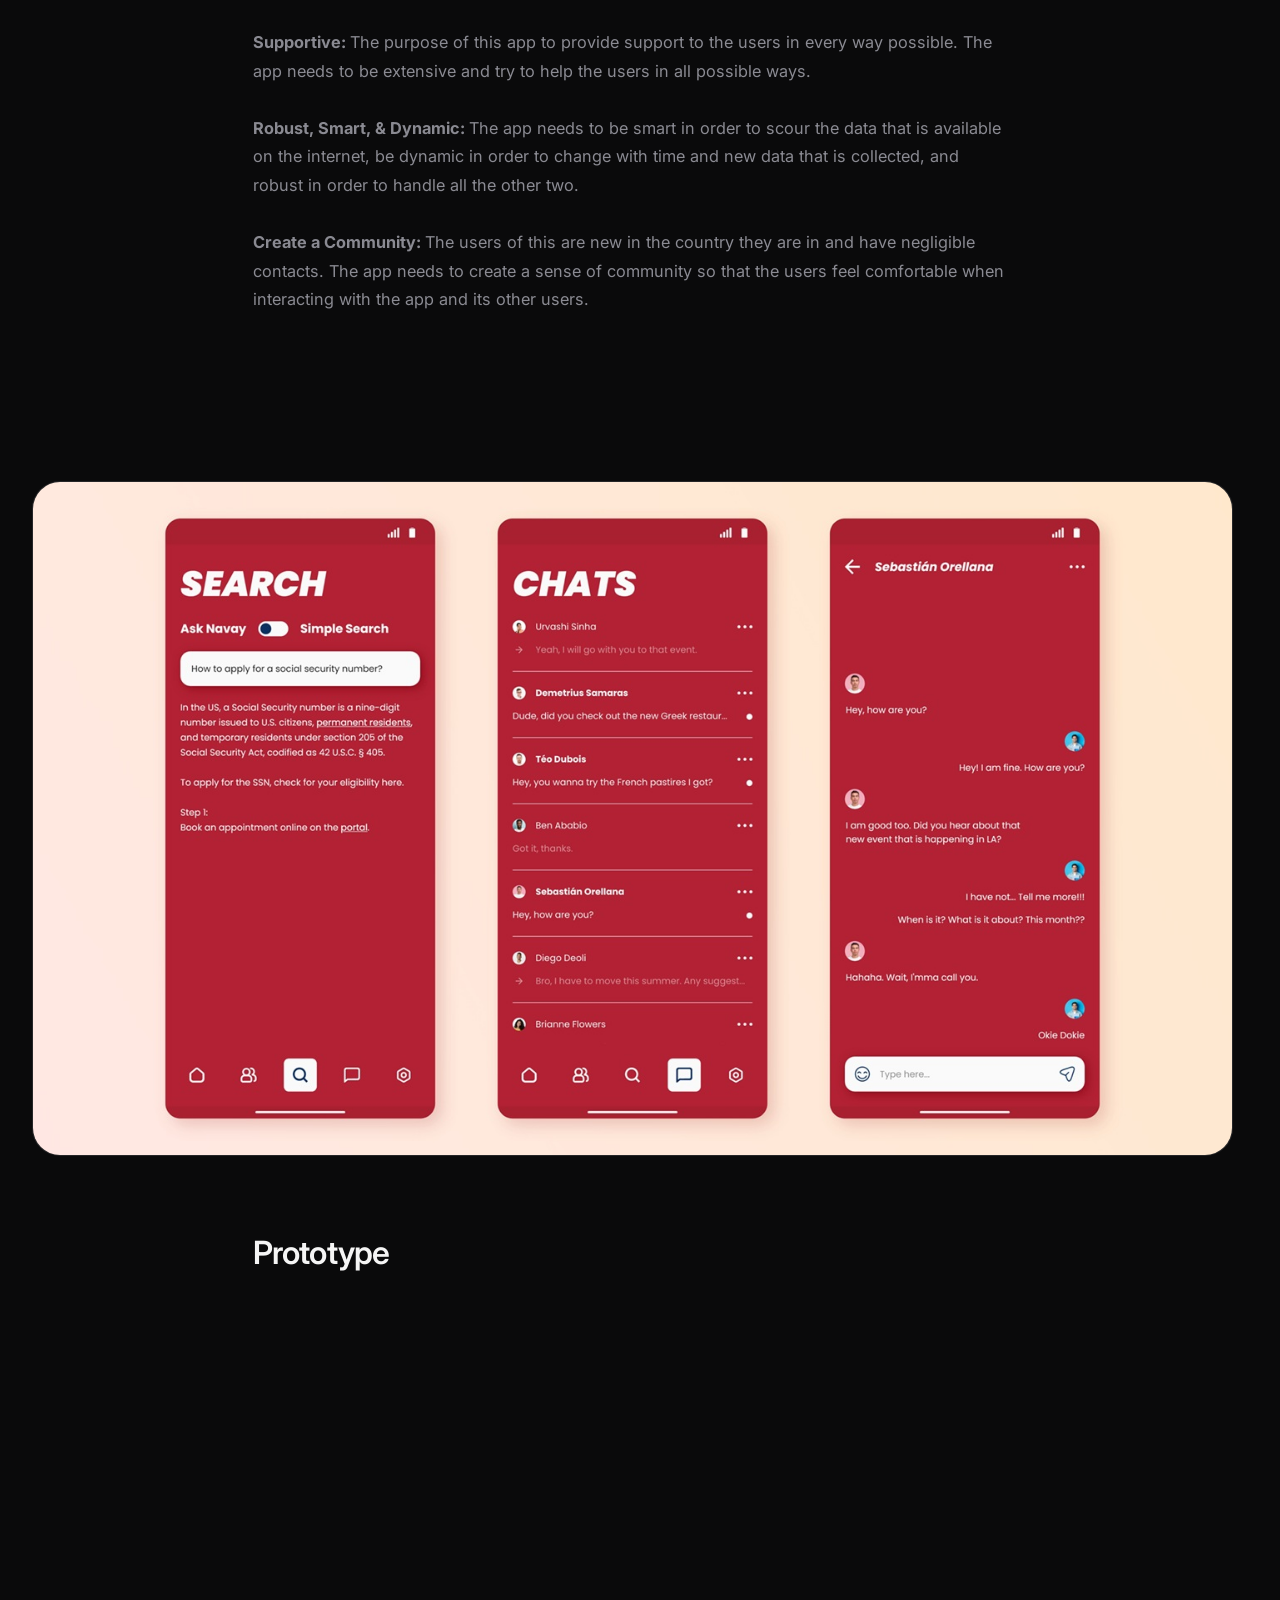
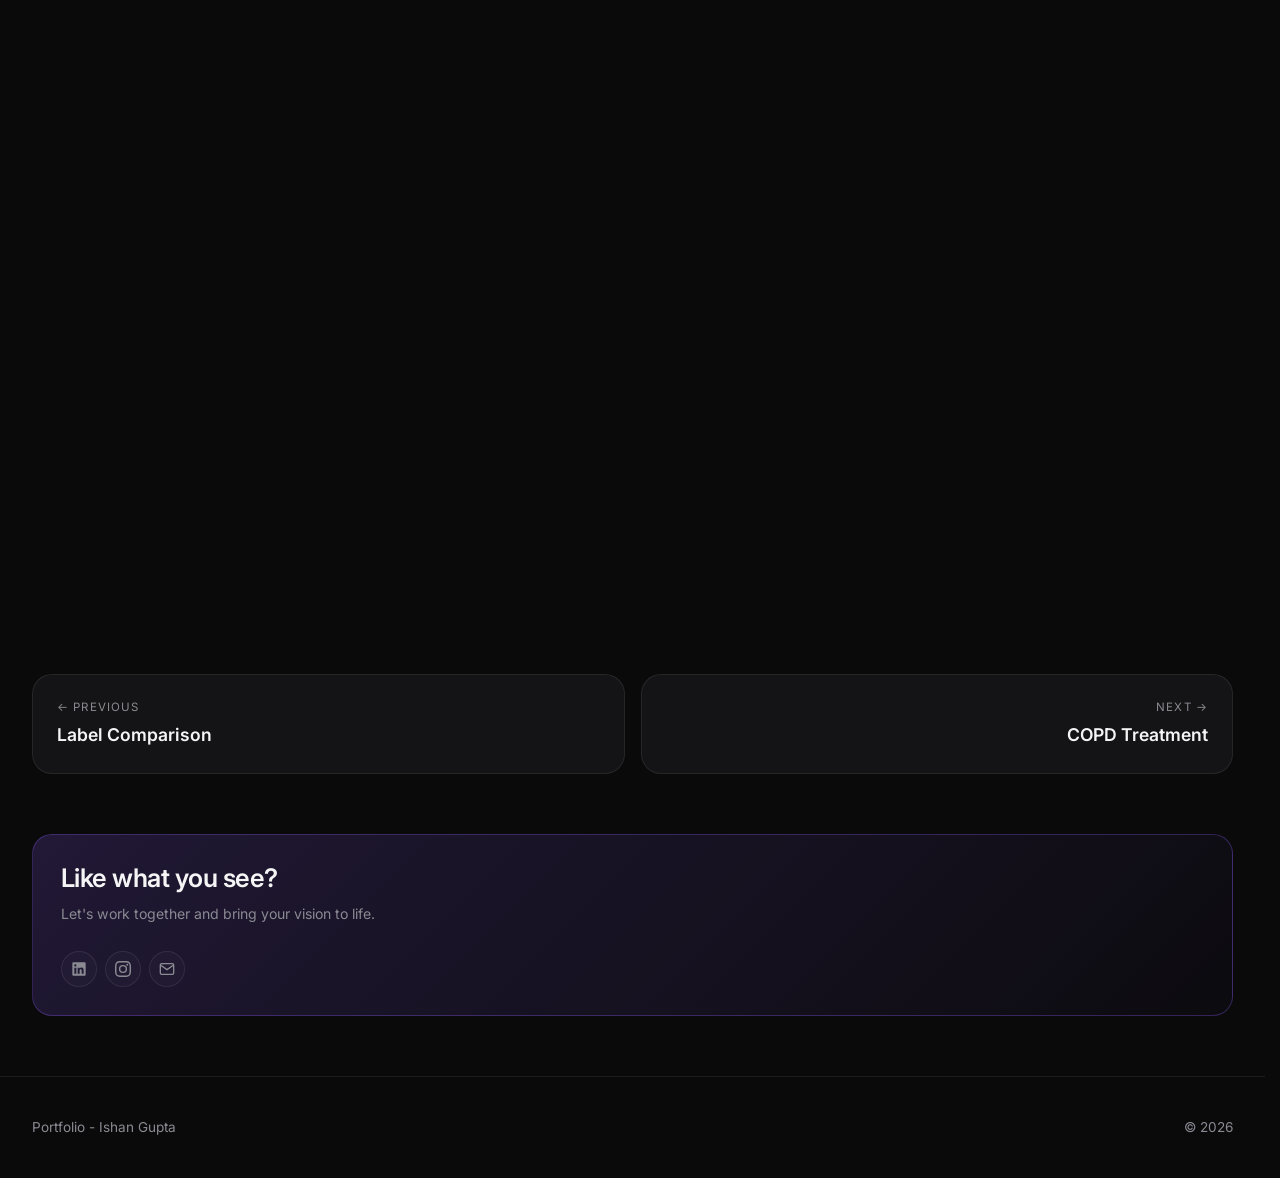
<file: projects/navay.html>
<!DOCTYPE html>
<html lang="en">

<head>
  <meta charset="UTF-8" />
  <meta name="viewport" content="width=device-width, initial-scale=1.0" />
  <title>Navay</title>
  <meta name="description" content="A platform that aids immigrants, expats, travelers, better assimilate into a new world with tips, forum, and chats." />
  <link rel="preconnect" href="https://fonts.googleapis.com" />
  <link rel="preconnect" href="https://fonts.gstatic.com" crossorigin />
  <link href="https://fonts.googleapis.com/css2?family=Inter:wght@300;400;500;600;700;800&family=Instrument+Serif:ital@0;1&display=swap" rel="stylesheet" />
  <link rel="stylesheet" href="../css/style.css" />
  <link rel="icon" type="image/x-icon" href="assets/home/favicon.png" />
</head>

<body>
  <nav>
    <a href="../index.html" class="logo">swanishan</a>

    <ul class="nav-links" id="navLinks">
      <li><a href="../index.html#work">Work</a></li>
      <li><a href="../graphic-design.html">Graphic Design</a></li>
      <li><a href="../about.html">About</a></li>
    </ul>

    <button class="menu-toggle" id="menuToggle" aria-label="Toggle menu">☰</button>
  </nav>

  <header class="case-hero">
    <div class="container">
      <a href="../index.html" class="back-link">
        <svg viewBox="0 0 24 24" fill="none" stroke="currentColor" stroke-width="2"><path d="M19 12H5M12 19l-7-7 7-7"/></svg>
        Back to all work
      </a>
      <div class="case-meta reveal">
        <span class="label">Concept</span>
      </div>
      <h1 class="reveal">Navay</h1>
      <p class="case-summary reveal">The new ways of life...</p><br>
      <p class = "case-summary reveal">A platform that aids immigrants, expats, travelers, better assimilate into a new world with tips, forum, and chats.</p>
      
      <a href="#prototype" class="back-link" style="margin-top: 20px;">Jump to Prototype
        <svg viewBox="0 0 24 24" fill="none" stroke="currentColor" stroke-width="2">
          <path d="M5 12h14M12 5l7 7-7 7"/>
        </svg>
      </a>
    </div>
  </header>

  <div class="container">
    <div class="case-cover reveal">
      <img src="../assets/projects/navay/hero.jpg" />
    </div>
  </div>

  <article>
    <div class="container">

      <div class="case-section reveal">
        <h2>Challenge</h2>
        <p>An immigrant, expatriate, or an international student require assistance in learning the new ways of life in the new country they are moving to. Navigation through the first few days, settling in, or facing trouble in completing even the minuscule tasks can be a difficult and an overbearing experience.
          <br><br>The ways and culture of any country are hundreds, if not thousands of years old, and are extremely layered. Comprehending them and fully adjusting to them can take years. In the fast-paced modern world the actors mentioned above would already have so much else to do, and it could be adjusting for them even more intimidating.</p>
      </div>

      <div class="case-section reveal">
        <h2>Solution</h2>
        <p>The solution to this is an app that collects data, organizes it, and displays the information in an efficient way. The app shall focus on even the most minute aspects and tasks of life and share them with the user.</p>
      </div>

      <div class="case-cover reveal">
        <img src="../assets/projects/navay/second.jpg" />
      </div>

      <div class="case-section reveal">
        <p>This project has 2 user groups:</p>
        <ul style="color: var(--text-dim); line-height: 1.8; padding-left: 20px; margin: 16px 0;">
          <li>Primary — International Students, Expatriates, Immigrants</li>
          <li>Secondary — Foreign/Semester Exchange Students, Expatriates' Families, Tourists</li>
        </ul>
        <p>User Interviews with IDEO methods (thought scribbling and card sort) gave serious insights into the experiences and challenges faced by the interviewees while changing countries.</p>
        
        <div class="modal-buttons reveal">
          <button class="modal-btn" data-modal-open="modal-personas">View User Personas</button>
          <button class="modal-btn" data-modal-open="modal-empathy">View Empathy Map</button>
        </div>

        <p>
          <b>Comprehensive: </b>The culture and the ways of a country are extremely layered and go very deep into the daily life of its citizens. The app needs to analyze all the domains of everyday life, up to the most minuscule details and help users acclimatize.
          <br><br><b>Non-judgemental: </b>Moving to a new country is a heavy decision and a difficult process. The comprehensive change can be overbearing and the troubles of the immigrants, whether big or small, should not be judged, but be helped with.
          <br><br><b>Supportive: </b>The purpose of this app to provide support to the users in every way possible. The app needs to be extensive and try to help the users in all possible ways.
          <br><br><b>Robust, Smart, & Dynamic: </b>The app needs to be smart in order to scour the data that is available on the internet, be dynamic in order to change with time and new data that is collected, and robust in order to handle all the other two.
          <br><br><b>Create a Community: </b>The users of this are new in the country they are in and have negligible contacts. The app needs to create a sense of community so that the users feel comfortable when interacting with the app and its other users.
        </p>

        <div class="modal-buttons reveal">
          <button class="modal-btn" data-modal-open="modal-interface">View Interface Map</button>
          <button class="modal-btn" data-modal-open="modal-flows">View User Flows</button>
        </div>
      </div>

      <div class="case-cover reveal">
        <img src="../assets/projects/navay/third.jpg" />
      </div>

      <div class="case-section reveal" id="prototype">
        <h2>Prototype</h2>
        <iframe width="412" height="916" src="https://xd.adobe.com/embed/6b517fb1-7435-44f0-8265-1997c8d6aeb8-3e02/" frameborder="0" allowfullscreen sandbox="allow-same-origin allow-scripts allow-pointer-lock allow-forms"></iframe>
      </div>

    </div>
  </article>

  <div class="container">
    <div class="case-nav">
      <a href="label.html" class="case-nav-link prev">
        <span>← Previous</span>
        <strong>Label Comparison</strong>
      </a>
      <a href="copd.html" class="case-nav-link next">
        <span>Next →</span>
        <strong>COPD Treatment</strong>
      </a>
    </div>
  </div>

  <section>
    <div class="container">
      <div class="bento size-wide no-image tone-purple">

        <div class="bento-body">
          <div class="bento-top">
            <div style="width: 100%;">
              <h3 class="bento-title" style="font-size:1.6rem;">Like what you see?</h3>
              <p class="bento-desc" style="margin-top:10px;">Let's work together and bring your vision to life.</p>
            </div>
          </div>

          <div style="margin-top:auto;">
            <div class="social-links">

              <a href="https://www.linkedin.com/in/swanishan" target="_blank" rel="noopener" aria-label="LinkedIn">
                <svg viewBox="0 0 24 24" fill="currentColor">
                  <path d="M20.5 2h-17A1.5 1.5 0 002 3.5v17A1.5 1.5 0 003.5 22h17a1.5 1.5 0 001.5-1.5v-17A1.5 1.5 0 0020.5 2zM8 19H5v-9h3zM6.5 8.25A1.75 1.75 0 118.3 6.5a1.78 1.78 0 01-1.8 1.75zM19 19h-3v-4.74c0-1.42-.6-1.93-1.38-1.93A1.74 1.74 0 0013 14.19a.66.66 0 000 .14V19h-3v-9h2.9v1.3a3.11 3.11 0 012.7-1.4c1.55 0 3.36.86 3.36 3.66z"/>
                </svg>
              </a>

              <a href="https://www.instagram.com/swanishan" target="_blank" rel="noopener" aria-label="Instagram">
                <svg viewBox="0 0 24 24" fill="currentColor">
                  <path d="M12 2.163c3.204 0 3.584.012 4.85.07 3.252.148 4.771 1.691 4.919 4.919.058 1.265.069 1.645.069 4.849 0 3.205-.012 3.584-.069 4.849-.149 3.225-1.664 4.771-4.919 4.919-1.266.058-1.644.07-4.85.07-3.204 0-3.584-.012-4.849-.07-3.26-.149-4.771-1.699-4.919-4.92-.058-1.265-.07-1.644-.07-4.849 0-3.204.013-3.583.07-4.849.149-3.227 1.664-4.771 4.919-4.919 1.266-.057 1.645-.069 4.849-.069zM12 0C8.741 0 8.333.014 7.053.072 2.695.272.273 2.69.073 7.052.014 8.333 0 8.741 0 12c0 3.259.014 3.668.072 4.948.2 4.358 2.618 6.78 6.98 6.98C8.333 23.986 8.741 24 12 24c3.259 0 3.668-.014 4.948-.072 4.354-.2 6.782-2.618 6.979-6.98.059-1.28.073-1.689.073-4.948 0-3.259-.014-3.667-.072-4.947-.196-4.354-2.617-6.78-6.979-6.98C15.668.014 15.259 0 12 0zm0 5.838a6.162 6.162 0 100 12.324 6.162 6.162 0 000-12.324zM12 16a4 4 0 110-8 4 4 0 010 8zm6.406-11.845a1.44 1.44 0 100 2.881 1.44 1.44 0 000-2.881z"/>
                </svg>
              </a>

              <a href="mailto:swanishan@gmail.com" aria-label="Email">
                <svg viewBox="0 0 24 24" fill="none" stroke="currentColor" stroke-width="2">
                  <path d="M4 4h16c1.1 0 2 .9 2 2v12c0 1.1-.9 2-2 2H4c-1.1 0-2-.9-2-2V6c0-1.1.9-2 2-2z"/>
                  <path d="M22 6l-10 7L2 6"/>
                </svg>
              </a>

            </div>
          </div>
        </div>

      </div>
    </div>
  </section>

  <footer>
    <div class="container">
      <p>Portfolio - Ishan Gupta</p>
      <p>© 2026</p>
    </div>
  </footer>

  <!-- MODALS -->
  <div class="modal" id="modal-personas" role="dialog" aria-modal="true" aria-labelledby="modal-personas-title">
    <div class="modal-card">
      <div class="modal-header">
        <h3 class="modal-title" id="modal-personas-title">User Personas</h3>
        <button class="modal-close" data-modal-close="modal-personas" aria-label="Close">✕</button>
      </div>
      <div class="modal-body">
        <img src="..//assets/projects/navay/persona.jpg" alt="User Personas" />
      </div>
    </div>
  </div>

  <div class="modal" id="modal-empathy" role="dialog" aria-modal="true" aria-labelledby="modal-empathy-title">
    <div class="modal-card">
      <div class="modal-header">
        <h3 class="modal-title" id="modal-empathy-title">Empathy Map</h3>
        <button class="modal-close" data-modal-close="modal-empathy" aria-label="Close">✕</button>
      </div>
      <div class="modal-body">
        <img src="../assets/projects/navay/empathy.jpg" alt="Empathy Map" />
      </div>
    </div>
  </div>

  <div class="modal" id="modal-interface" role="dialog" aria-modal="true" aria-labelledby="modal-interface-title">
    <div class="modal-card">
      <div class="modal-header">
        <h3 class="modal-title" id="modal-empathy-title">Interface Map</h3>
        <button class="modal-close" data-modal-close="modal-interface" aria-label="Close">✕</button>
      </div>
      <div class="modal-body">
        <img src="../assets/projects/navay/interface.jpg" alt="Interface Map" />
      </div>
    </div>
  </div>

  <div class="modal" id="modal-flows" role="dialog" aria-modal="true" aria-labelledby="modal-flows-title">
    <div class="modal-card">
      <div class="modal-header">
        <h3 class="modal-title" id="modal-empathy-title">User Flows</h3>
        <button class="modal-close" data-modal-close="modal-flows" aria-label="Close">✕</button>
      </div>
      <div class="modal-body">
        <img src="../assets/projects/navay/flows.jpg" alt="User Flows" />
      </div>
    </div>
  </div>

  <script src="../js/main.js"></script>
</body>
</html>
</file>
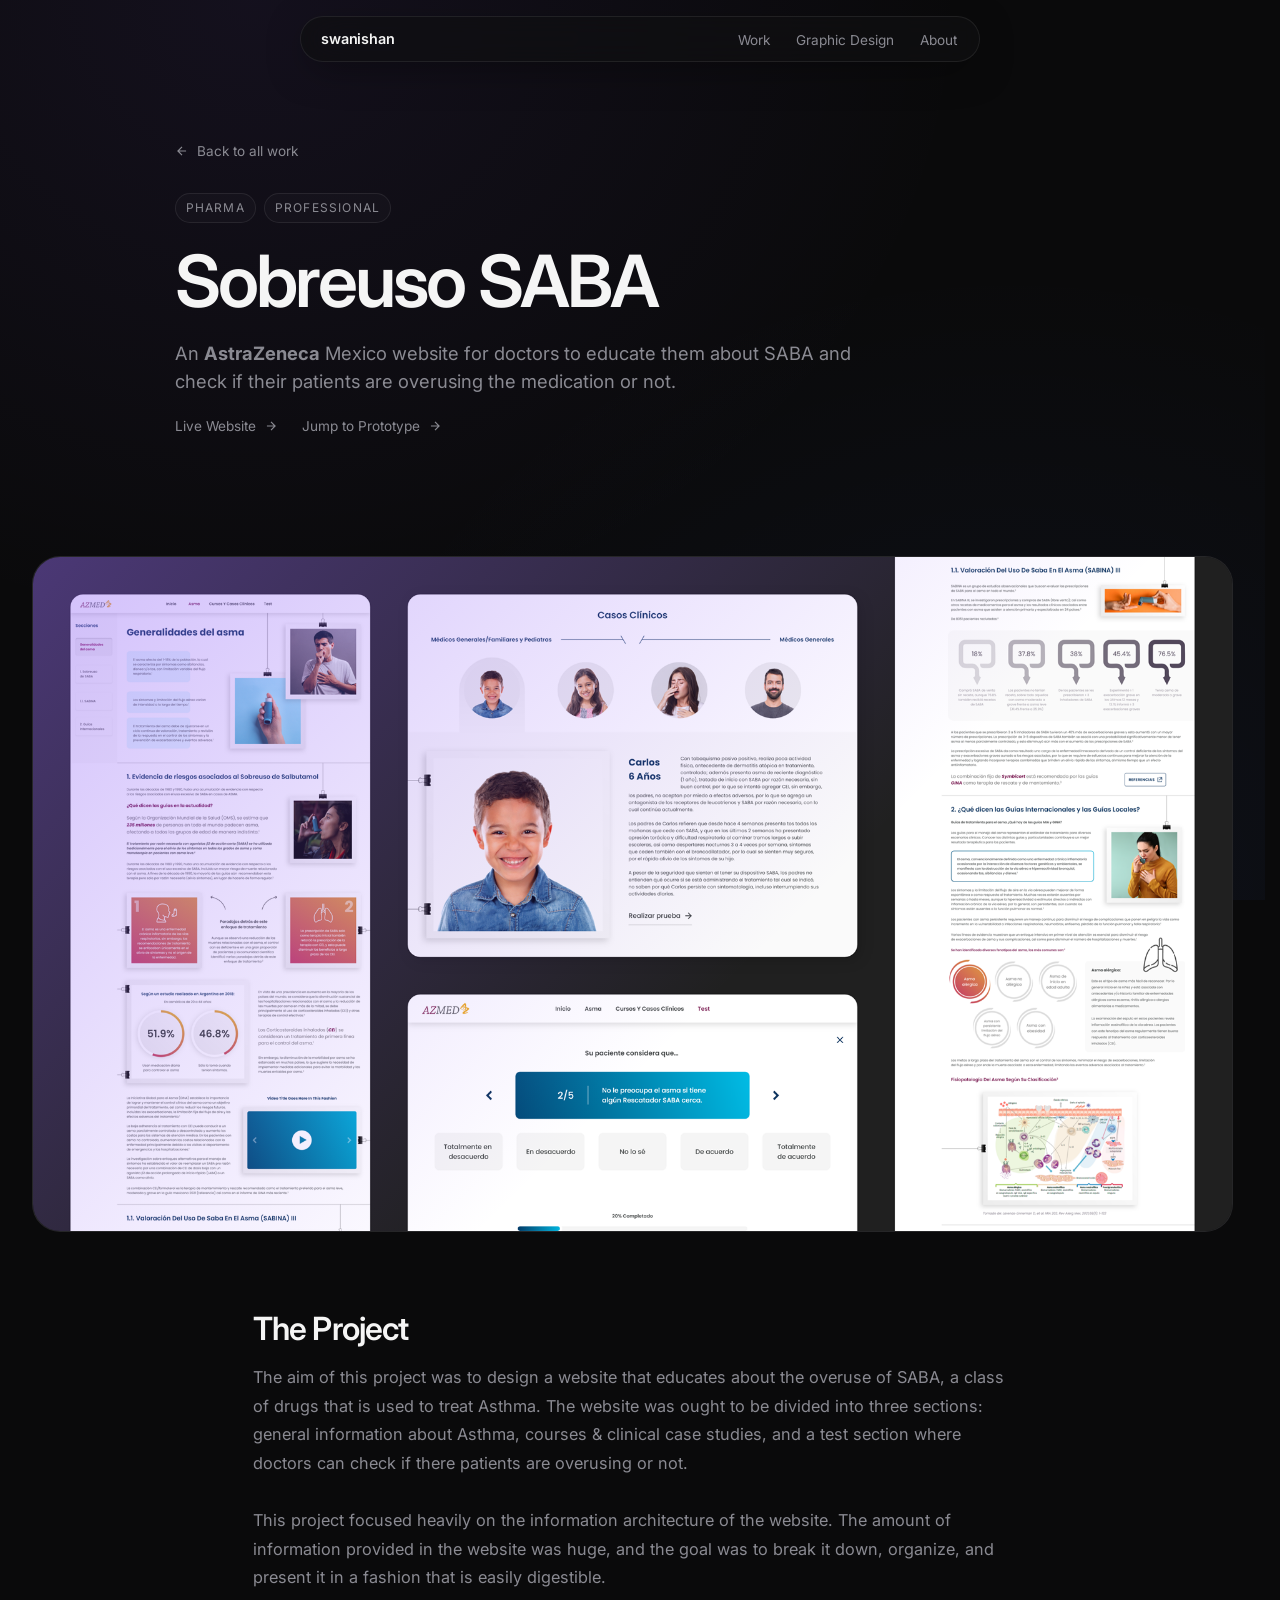
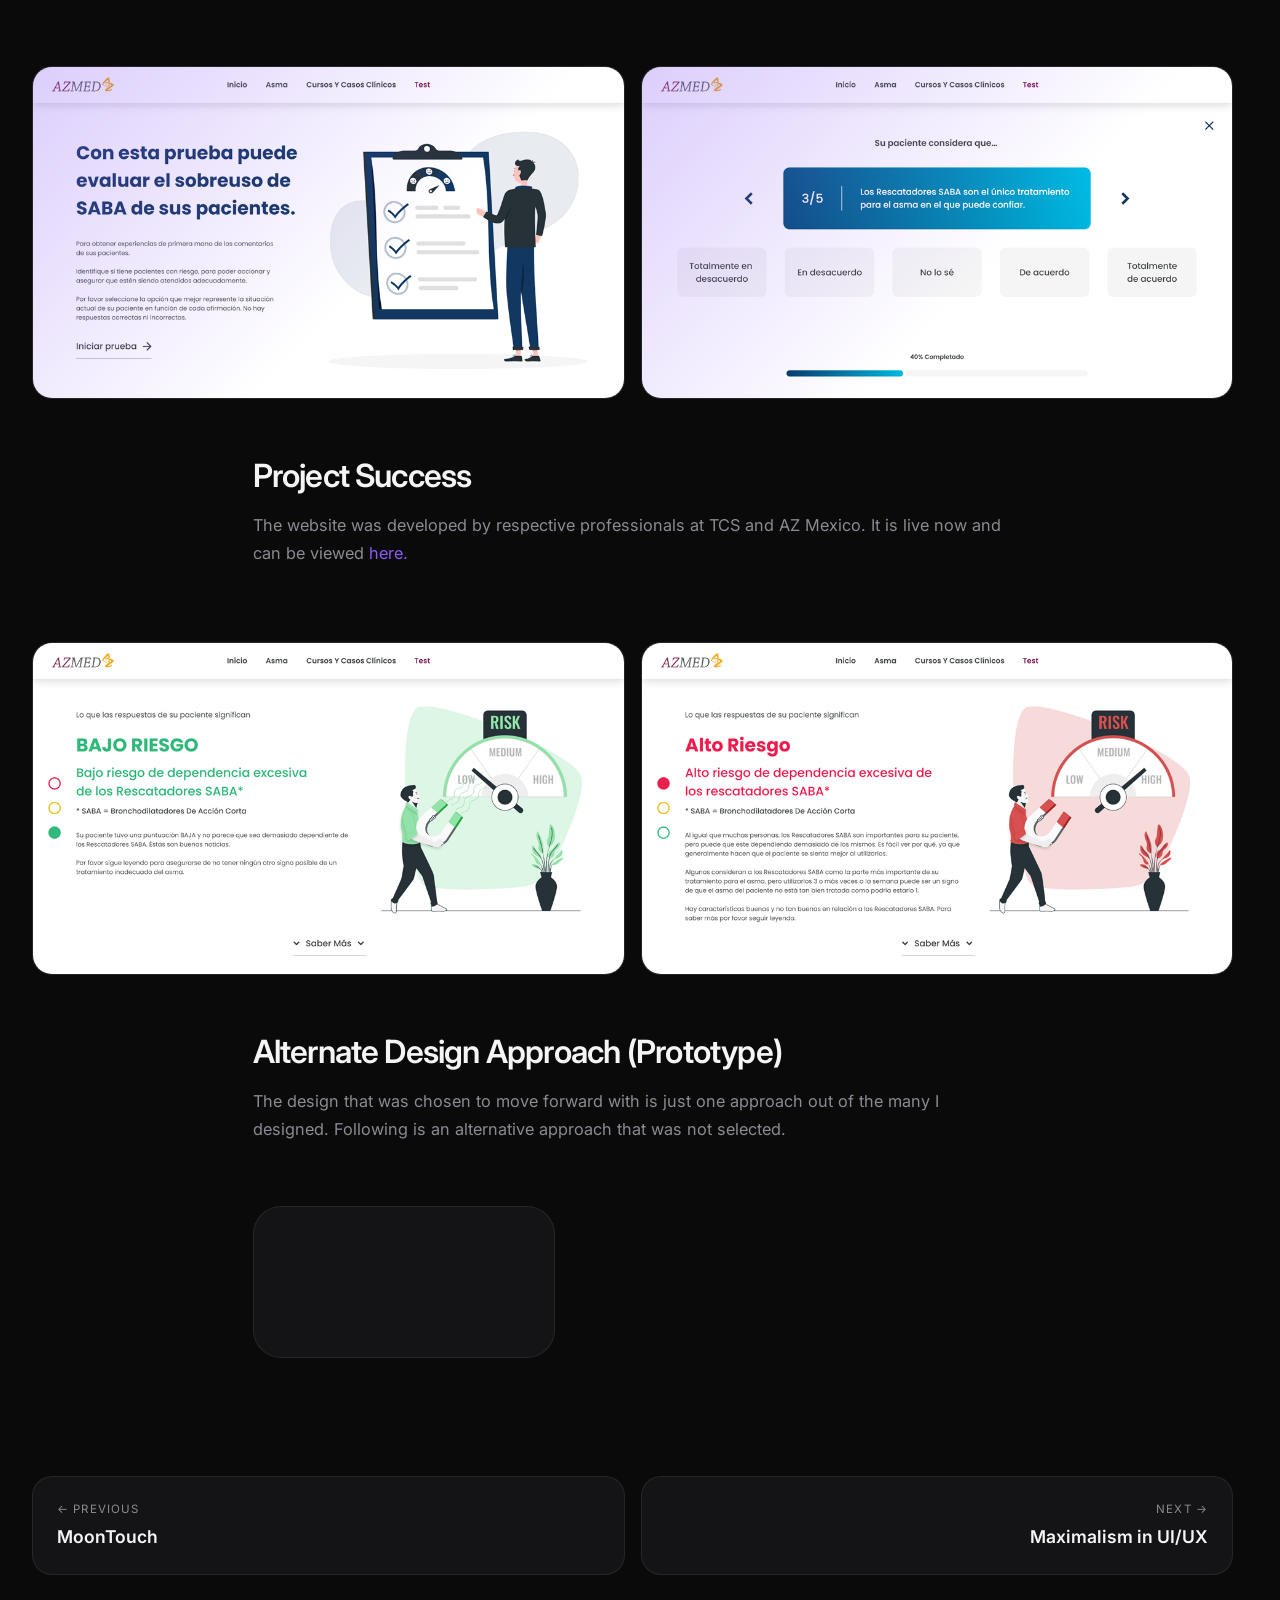
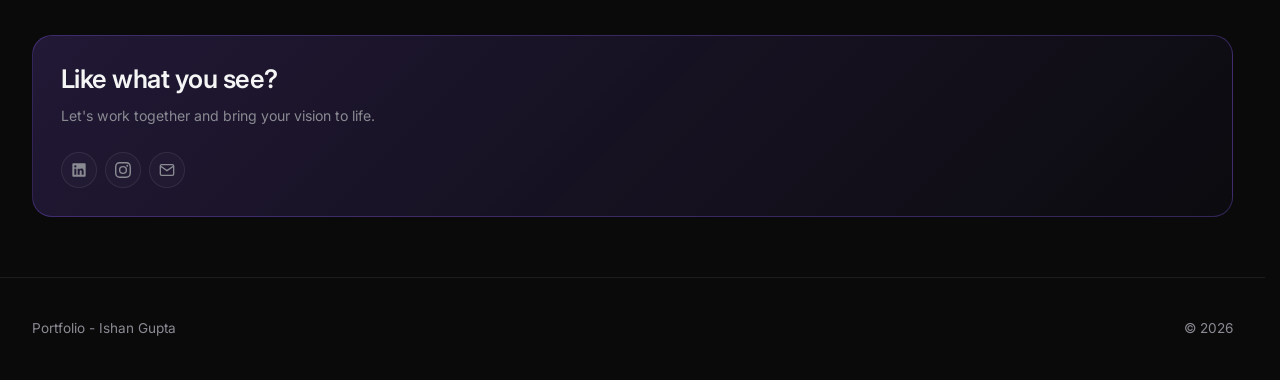
<file: projects/saba.html>
<!DOCTYPE html>
<html lang="en">

<head>
  <meta charset="UTF-8" />
  <meta name="viewport" content="width=device-width, initial-scale=1.0" />
  <title>Sobreuso SABA</title>
  <meta name="description" content="An AstraZeneca Mexico website for doctors to educate them about SABA and check if their patients are overusing the medication or not." />
  <link rel="preconnect" href="https://fonts.googleapis.com" />
  <link rel="preconnect" href="https://fonts.gstatic.com" crossorigin />
  <link href="https://fonts.googleapis.com/css2?family=Inter:wght@300;400;500;600;700;800&family=Instrument+Serif:ital@0;1&display=swap" rel="stylesheet" />
  <link rel="stylesheet" href="../css/style.css" />
  <link rel="icon" type="image/x-icon" href="assets/home/favicon.png" />
</head>

<body>
  <nav>
    <a href="../index.html" class="logo">swanishan</a>

    <ul class="nav-links" id="navLinks">
      <li><a href="../index.html#work">Work</a></li>
      <li><a href="../graphic-design.html">Graphic Design</a></li>
      <li><a href="../about.html">About</a></li>
    </ul>

    <button class="menu-toggle" id="menuToggle" aria-label="Toggle menu">☰</button>
  </nav>

  <header class="case-hero">
    <div class="container">
      <a href="../index.html" class="back-link">
        <svg viewBox="0 0 24 24" fill="none" stroke="currentColor" stroke-width="2">
          <path d="M19 12H5M12 19l-7-7 7-7"/>
        </svg>
        Back to all work
      </a>

      <div class="case-meta reveal">
        <span class="label">Pharma</span>
        <span class="label">Professional</span>
      </div>

      <h1 class="reveal">Sobreuso SABA</h1>
      <p class="case-summary reveal">An <b>AstraZeneca</b> Mexico website for doctors to educate them about SABA and check if their patients are overusing the medication or not.</p>

      <a href="https://www.azmed.com.mx/Sobre-uso-saba-landingpage.html" class="back-link" style="margin-top: 20px; margin-right: 20px;">Live Website
        <svg viewBox="0 0 24 24" fill="none" stroke="currentColor" stroke-width="2">
          <path d="M5 12h14M12 5l7 7-7 7"/>
        </svg>
      </a>

      <a href="#prototype" class="back-link" style="margin-top: 20px;">Jump to Prototype
        <svg viewBox="0 0 24 24" fill="none" stroke="currentColor" stroke-width="2">
          <path d="M5 12h14M12 5l7 7-7 7"/>
        </svg>
      </a>
    </div>
  </header>

  <div class="container">
    <div class="case-cover tone-purple reveal">
      <img src="../assets/projects/saba/hero.png"/>
    </div>
  </div>

  <article>
    <div class="container">

      <div class="case-section reveal">
        <h2>The Project</h2>

        <p>The aim of this project was to design a website that educates about the overuse of SABA, a class of drugs that is used to treat Asthma. The website was ought to be divided into three sections: general information about Asthma, courses & clinical case studies, and a test section where doctors can check if there patients are overusing or not.
        <br><br>This project focused heavily on the information architecture of the website. The amount of information provided in the website was huge, and the goal was to break it down, organize, and present it in a fashion that is easily digestible.</p>
      </div>

      <div class="case-image-row reveal">
        <div class="case-image tone-purple"><img src="../assets/projects/saba/test.png" alt="Research process"/></div>
        <div class="case-image tone-purple"><img src="../assets/projects/saba/questionnaire.png" alt="Research process"/></div>
      </div>

      <div class="case-section reveal">
        <h2>Project Success</h2>
        <p>The website was developed by respective professionals at TCS and AZ Mexico. It is live now and can be viewed <a href="https://www.azmed.com.mx/Sobre-uso-saba-landingpage.html" style="color: var(--c-purple);">here.</a></p>
      </div>

      <div class="case-image-row reveal">
        <div class="case-image tone-green"><img src="../assets/projects/saba/green.png" alt="Research process" /></div>
        <!--<div class="case-image tone-purple"><img src="../assets/projects/saba/yellow.png" alt="Research process" /></div>-->
        <div class="case-image tone-red"><img src="../assets/projects/saba/red.png" alt="Research process" /></div>
      </div>

      <div class="case-section reveal" id="prototype">
        <h2>Alternate Design Approach (Prototype)</h2>
        <p>The design that was chosen to move forward with is just one approach out of the many I designed. Following is an alternative approach that was not selected.</p>
        <iframe src="https://xd.adobe.com/embed/e19d65f5-e412-441f-8bff-4581d40c6e35-b4ce/" frameborder="0" allowfullscreen sandbox="allow-same-origin allow-scripts allow-pointer-lock allow-forms" class="case-cover reveal"></iframe>
      </div>

    </div>
  </article>

  <div class="container">
    <div class="case-nav">
      <a href="https://moontouch.framer.website" target="_blank" rel="noopener noreferrer" class="case-nav-link prev">
        <span>← Previous</span>
        <strong>MoonTouch</strong>
      </a>
      <a href="maximalism.html" class="case-nav-link next">
        <span>Next →</span>
        <strong>Maximalism in UI/UX</strong>
      </a>
    </div>
  </div>

  <section>
    <div class="container">
      <div class="bento size-wide no-image tone-purple">

        <div class="bento-body">
          <div class="bento-top">
            <div style="width: 100%;">
              <h3 class="bento-title" style="font-size:1.6rem;">Like what you see?</h3>
              <p class="bento-desc" style="margin-top:10px;">Let's work together and bring your vision to life.</p>
            </div>
          </div>

          <div style="margin-top:auto;">
            <div class="social-links">

              <a href="https://www.linkedin.com/in/swanishan" target="_blank" rel="noopener" aria-label="LinkedIn">
                <svg viewBox="0 0 24 24" fill="currentColor">
                  <path d="M20.5 2h-17A1.5 1.5 0 002 3.5v17A1.5 1.5 0 003.5 22h17a1.5 1.5 0 001.5-1.5v-17A1.5 1.5 0 0020.5 2zM8 19H5v-9h3zM6.5 8.25A1.75 1.75 0 118.3 6.5a1.78 1.78 0 01-1.8 1.75zM19 19h-3v-4.74c0-1.42-.6-1.93-1.38-1.93A1.74 1.74 0 0013 14.19a.66.66 0 000 .14V19h-3v-9h2.9v1.3a3.11 3.11 0 012.7-1.4c1.55 0 3.36.86 3.36 3.66z"/>
                </svg>
              </a>

              <a href="https://www.instagram.com/swanishan" target="_blank" rel="noopener" aria-label="Instagram">
                <svg viewBox="0 0 24 24" fill="currentColor">
                  <path d="M12 2.163c3.204 0 3.584.012 4.85.07 3.252.148 4.771 1.691 4.919 4.919.058 1.265.069 1.645.069 4.849 0 3.205-.012 3.584-.069 4.849-.149 3.225-1.664 4.771-4.919 4.919-1.266.058-1.644.07-4.85.07-3.204 0-3.584-.012-4.849-.07-3.26-.149-4.771-1.699-4.919-4.92-.058-1.265-.07-1.644-.07-4.849 0-3.204.013-3.583.07-4.849.149-3.227 1.664-4.771 4.919-4.919 1.266-.057 1.645-.069 4.849-.069zM12 0C8.741 0 8.333.014 7.053.072 2.695.272.273 2.69.073 7.052.014 8.333 0 8.741 0 12c0 3.259.014 3.668.072 4.948.2 4.358 2.618 6.78 6.98 6.98C8.333 23.986 8.741 24 12 24c3.259 0 3.668-.014 4.948-.072 4.354-.2 6.782-2.618 6.979-6.98.059-1.28.073-1.689.073-4.948 0-3.259-.014-3.667-.072-4.947-.196-4.354-2.617-6.78-6.979-6.98C15.668.014 15.259 0 12 0zm0 5.838a6.162 6.162 0 100 12.324 6.162 6.162 0 000-12.324zM12 16a4 4 0 110-8 4 4 0 010 8zm6.406-11.845a1.44 1.44 0 100 2.881 1.44 1.44 0 000-2.881z"/>
                </svg>
              </a>

              <a href="mailto:swanishan@gmail.com" aria-label="Email">
                <svg viewBox="0 0 24 24" fill="none" stroke="currentColor" stroke-width="2">
                  <path d="M4 4h16c1.1 0 2 .9 2 2v12c0 1.1-.9 2-2 2H4c-1.1 0-2-.9-2-2V6c0-1.1.9-2 2-2z"/>
                  <path d="M22 6l-10 7L2 6"/>
                </svg>
              </a>

            </div>
          </div>
        </div>

      </div>
    </div>
  </section>

  <footer>
    <div class="container">
      <p>Portfolio - Ishan Gupta</p>
      <p>© 2026</p>
    </div>
  </footer>

  <script src="../js/main.js"></script>
</body>
</html>
</file>
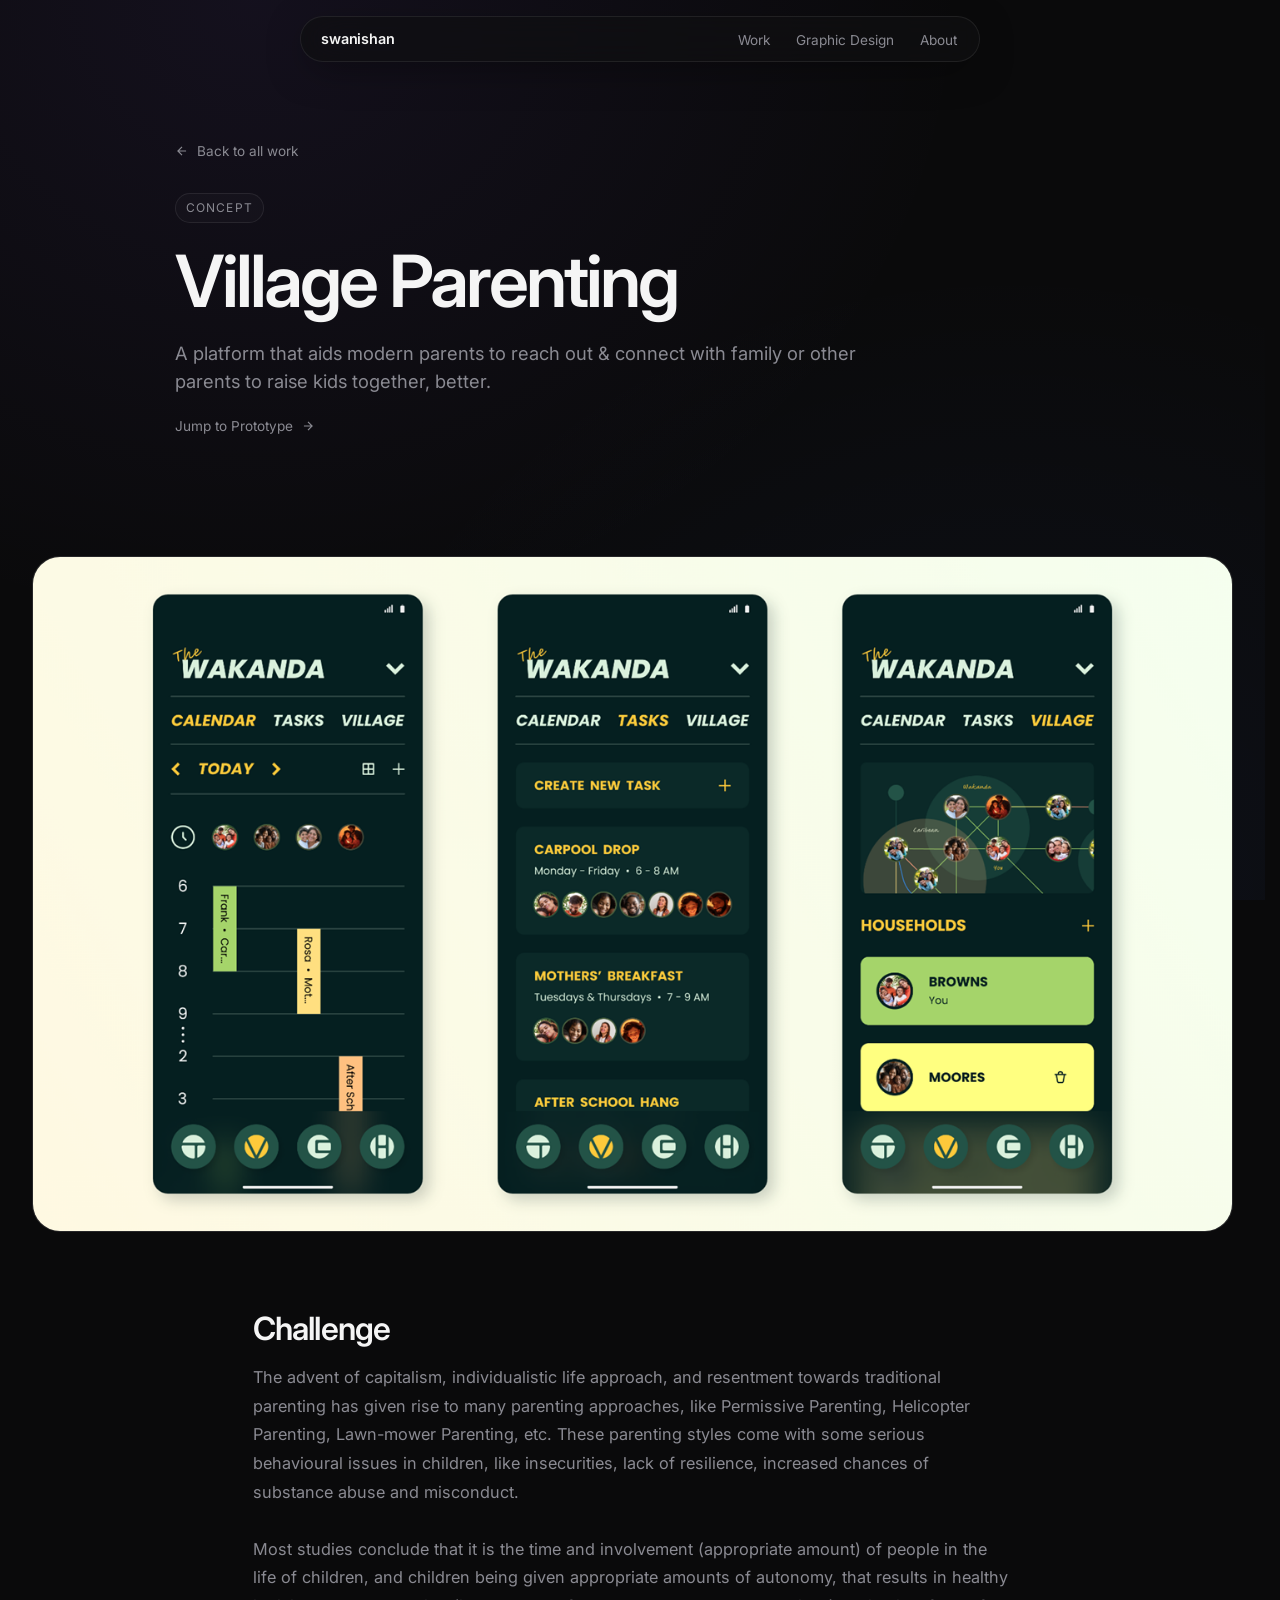
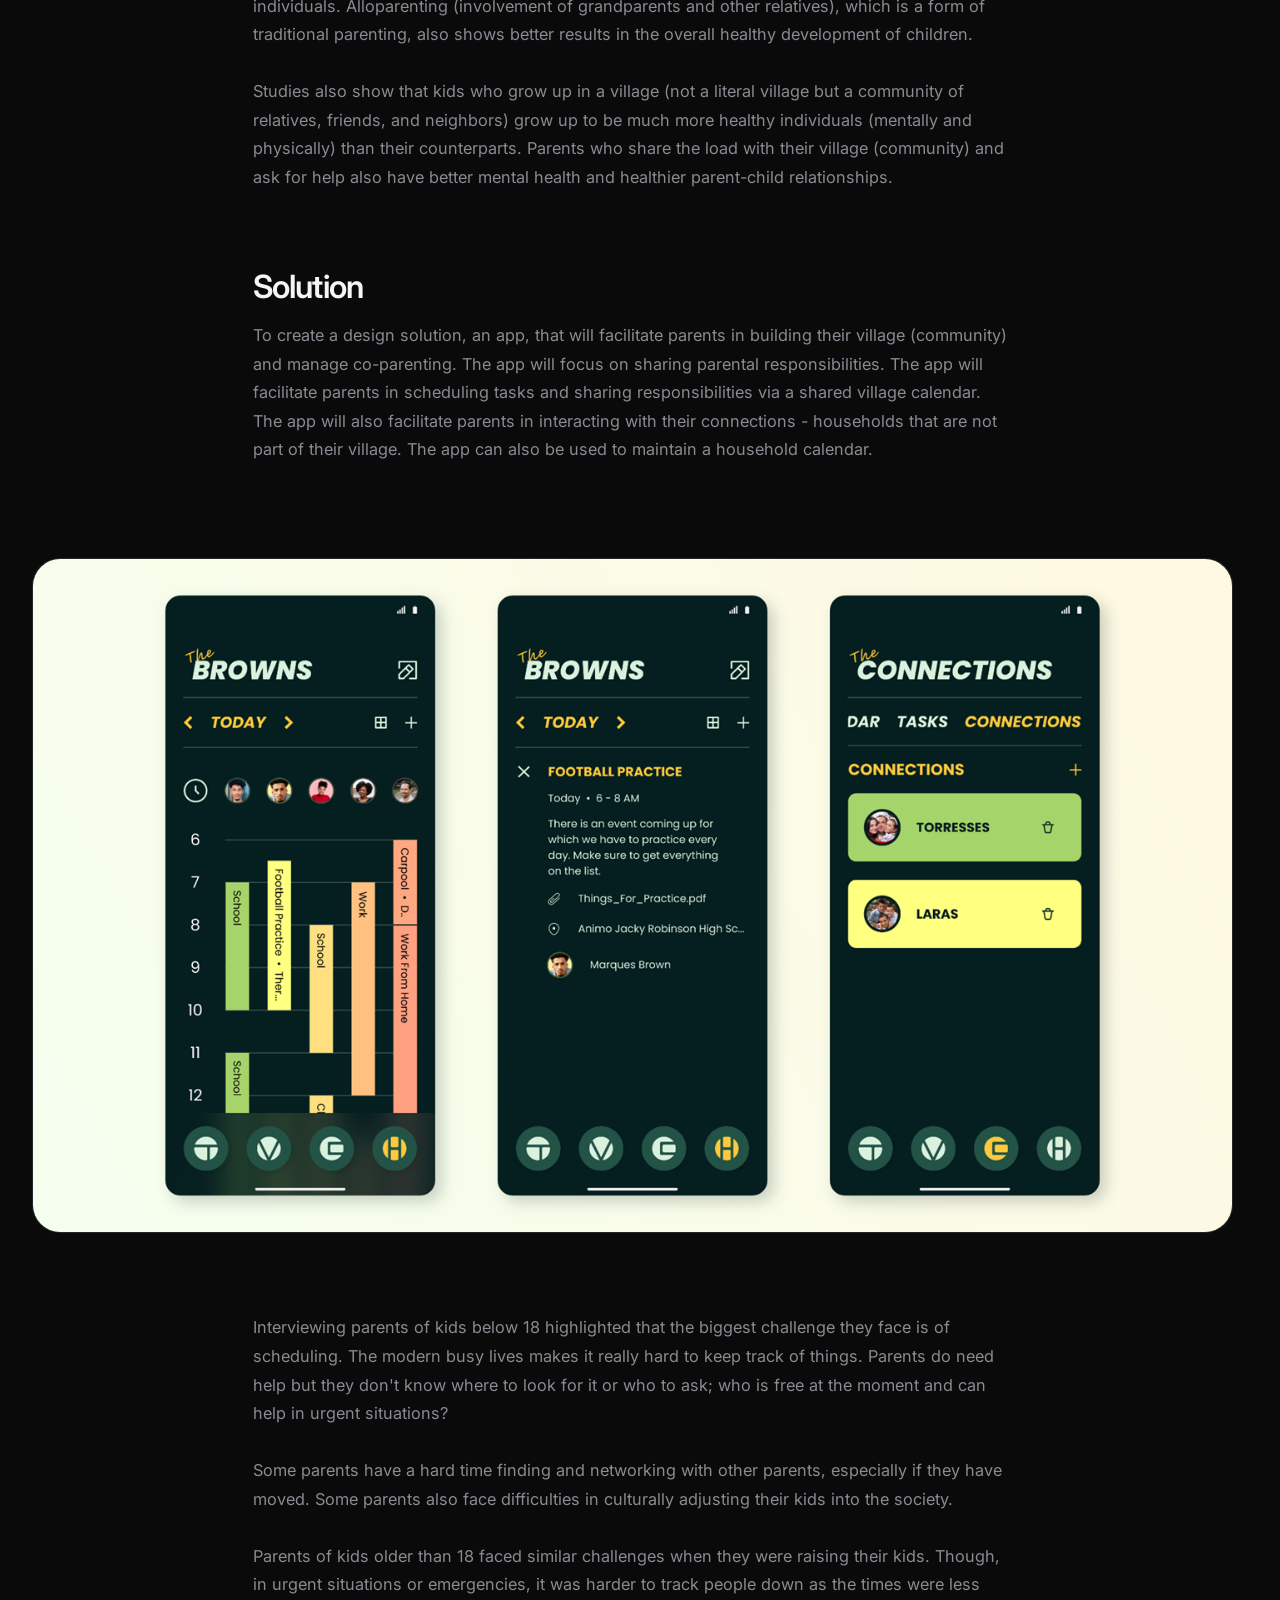
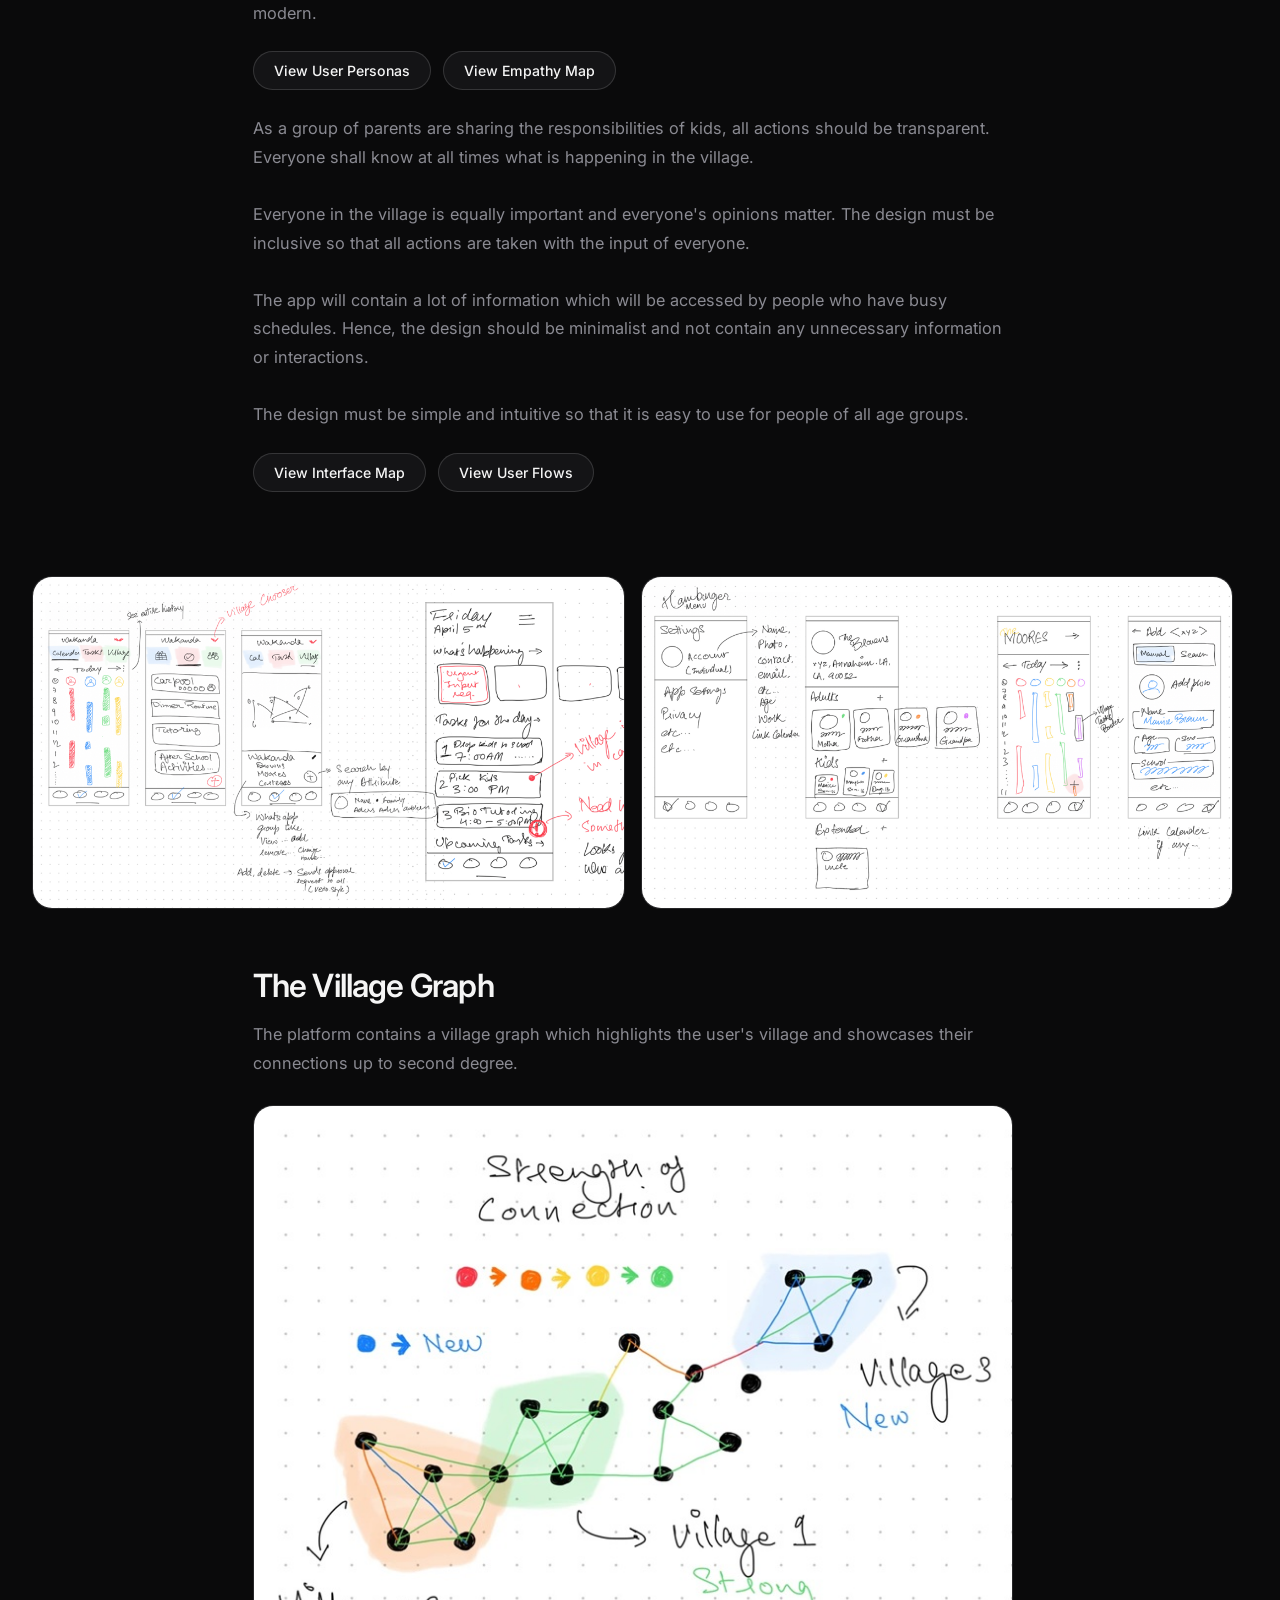
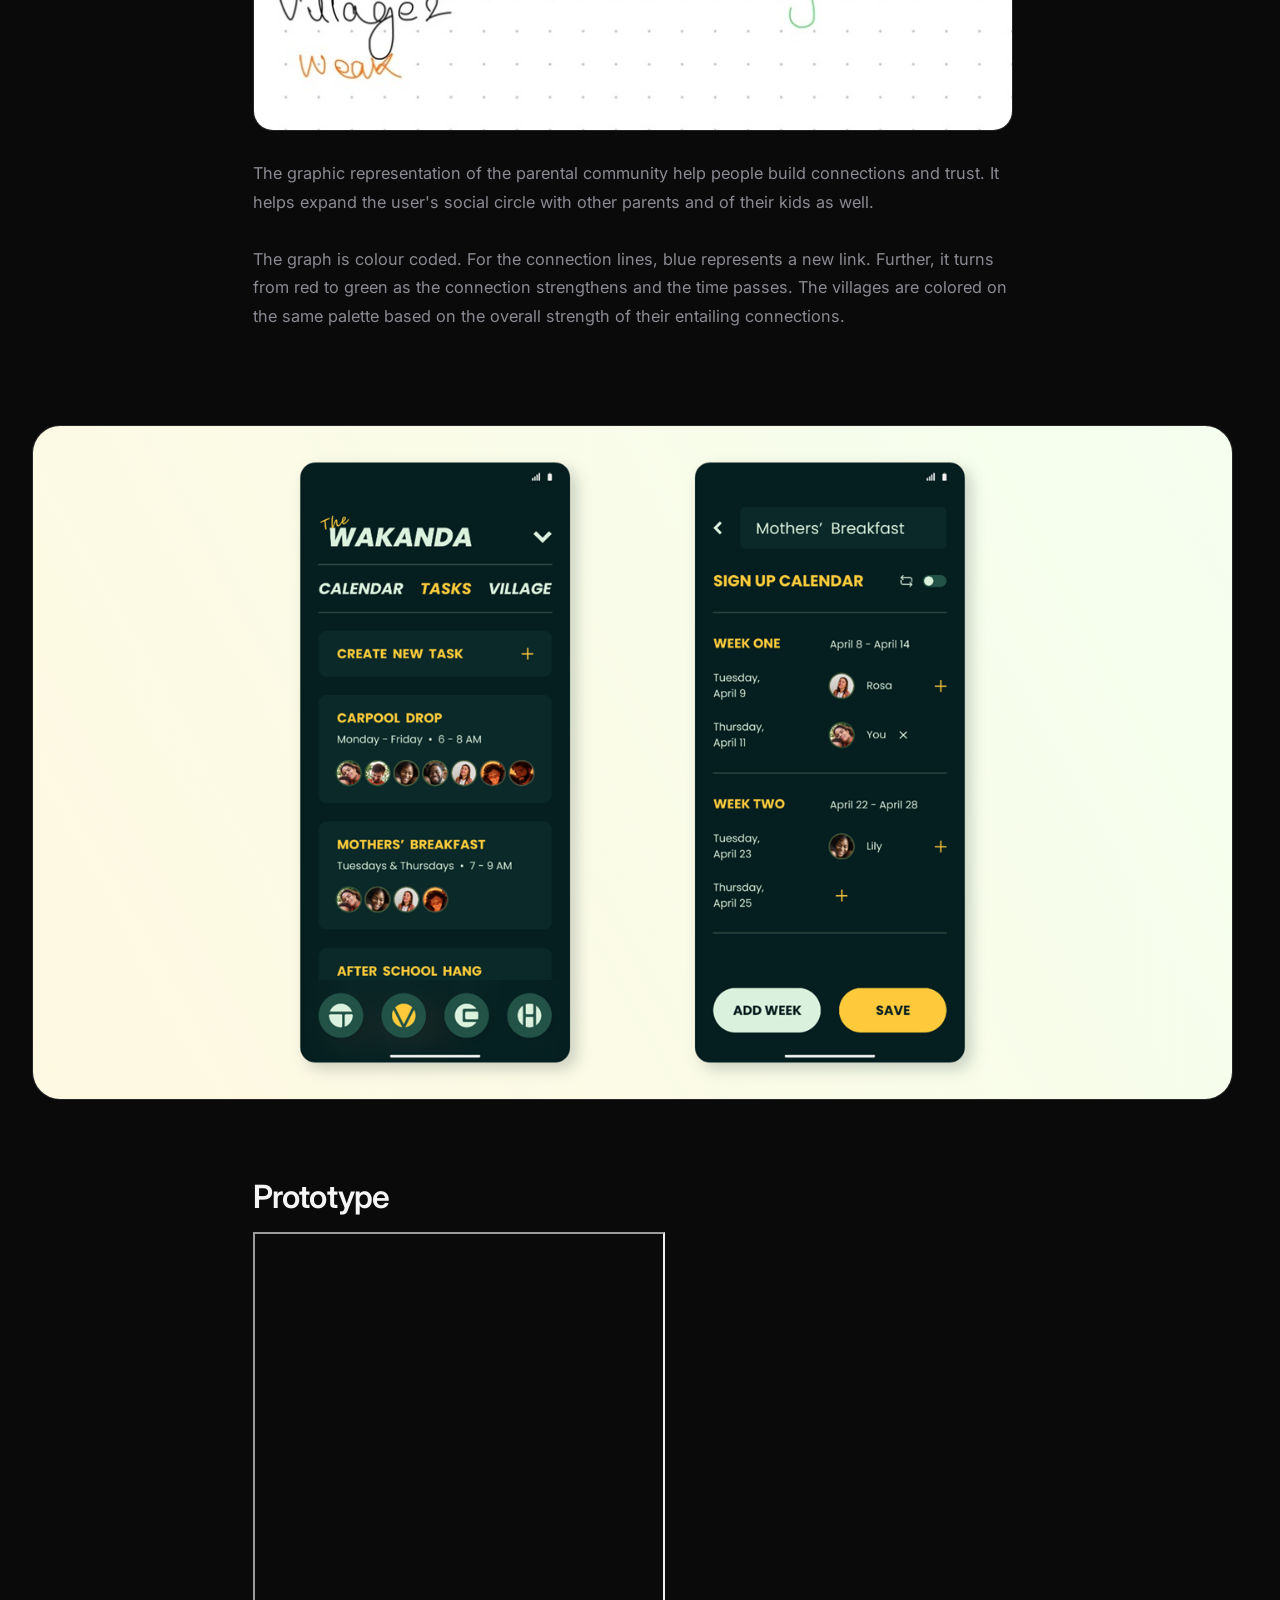
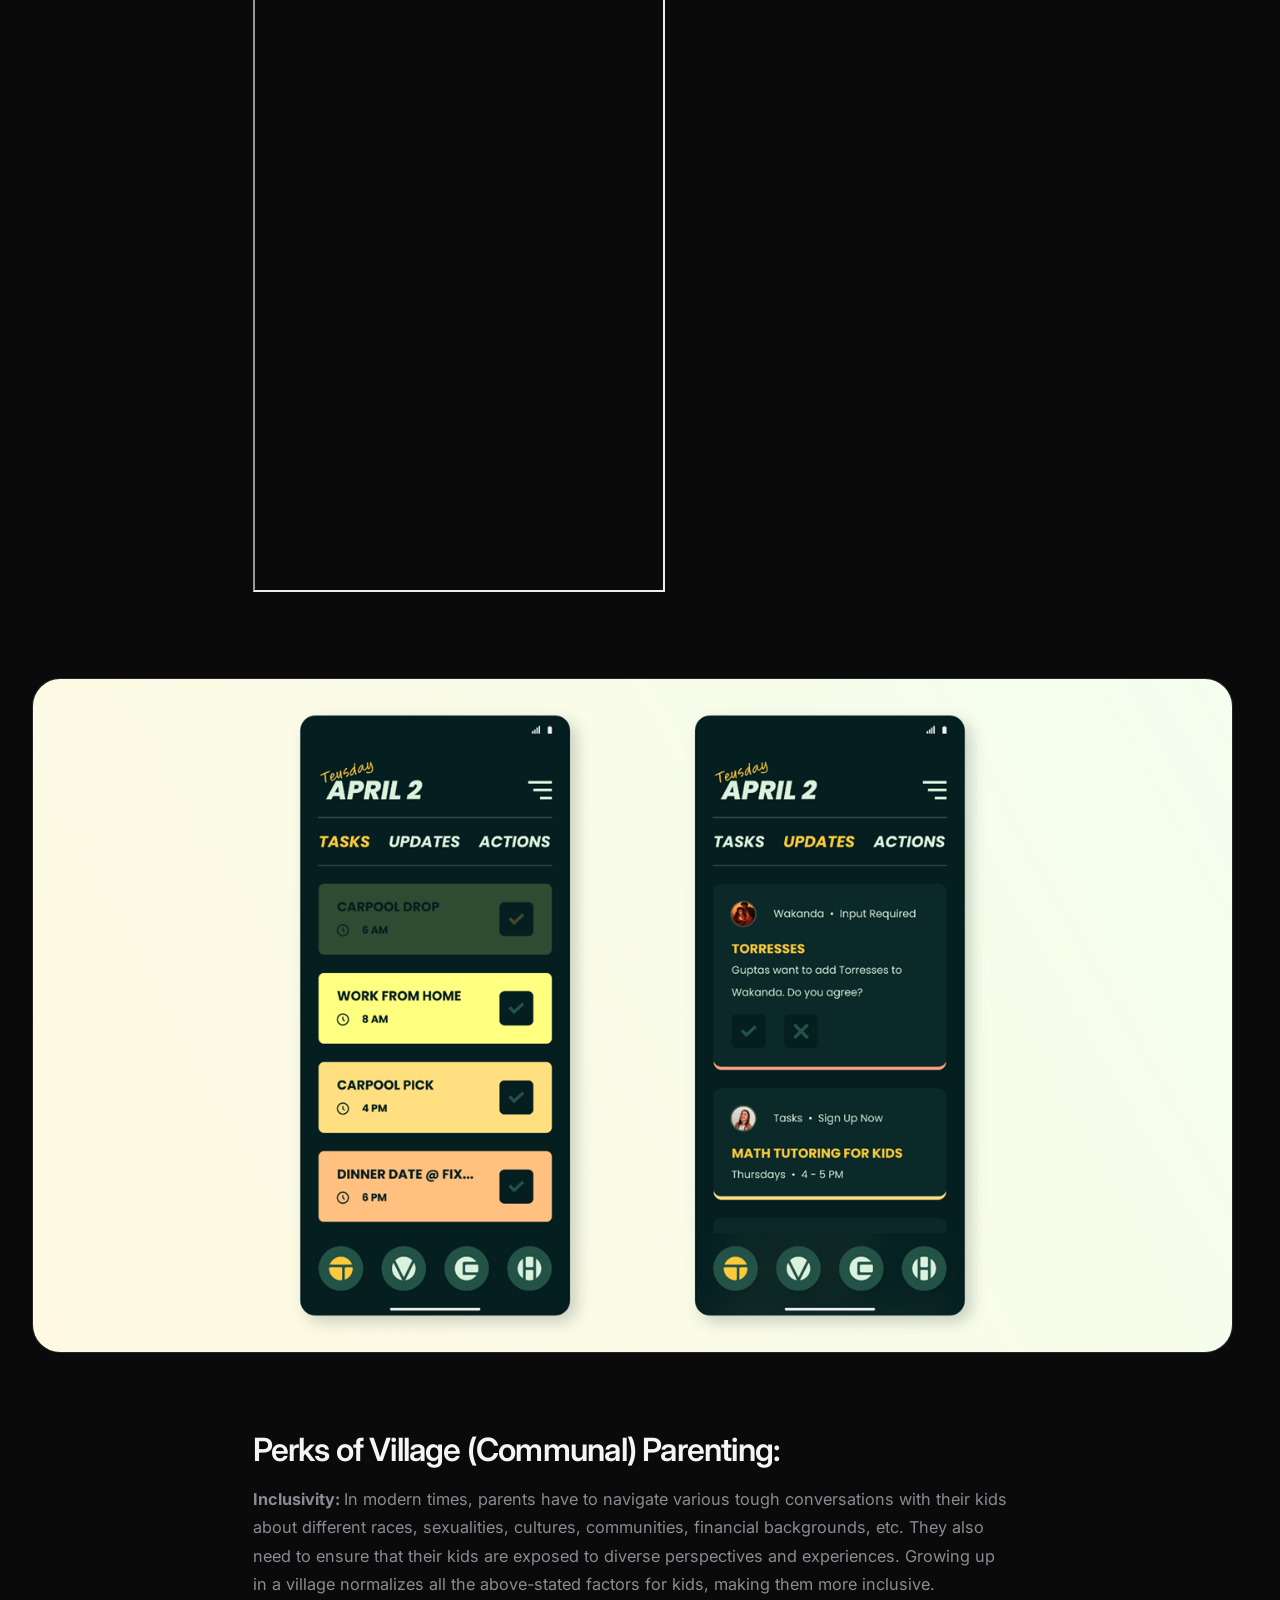
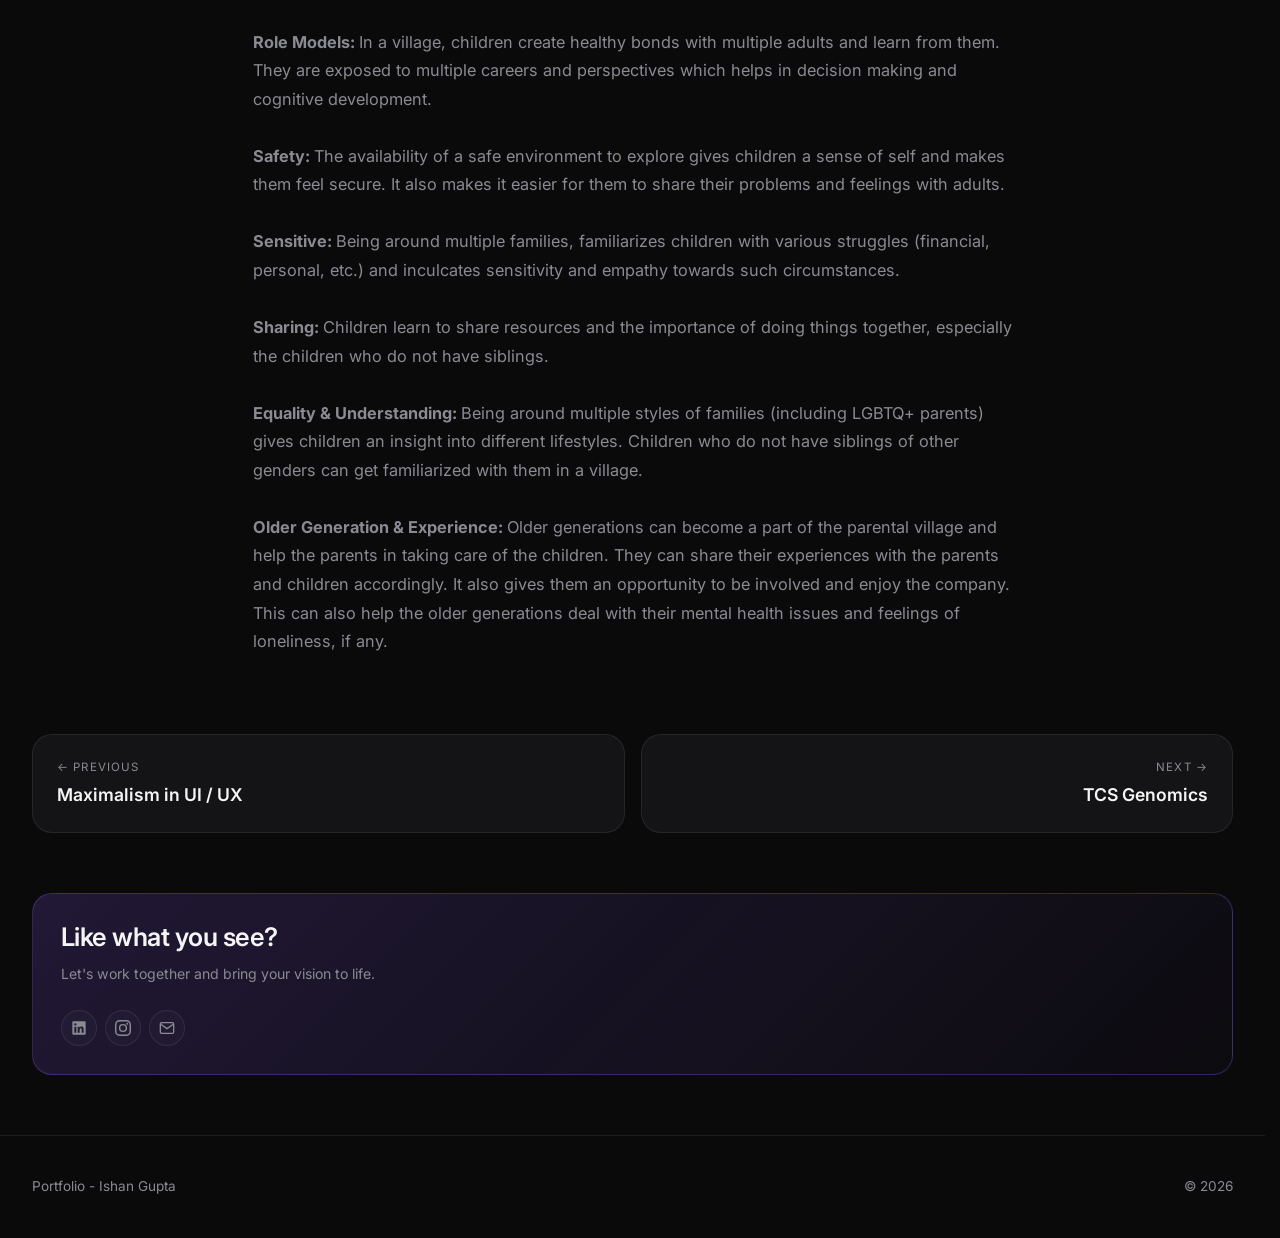
<file: projects/village-parenting.html>
<!DOCTYPE html>
<html lang="en">
<head>
  <meta charset="UTF-8" />
  <meta name="viewport" content="width=device-width, initial-scale=1.0" />
  <title>Village Parenting</title>
  <meta name="description" content="A platform that aids modern parents to reach out & connect with family or other parents to raise kids together, better." />
  <link rel="preconnect" href="https://fonts.googleapis.com" />
  <link rel="preconnect" href="https://fonts.gstatic.com" crossorigin />
  <link href="https://fonts.googleapis.com/css2?family=Inter:wght@300;400;500;600;700;800&family=Instrument+Serif:ital@0;1&display=swap" rel="stylesheet" />
  <link rel="stylesheet" href="../css/style.css" />
  <link rel="icon" type="image/x-icon" href="assets/home/favicon.png" />
</head>
<body>

  <nav>
    <a href="../index.html" class="logo">swanishan</a>

    <ul class="nav-links" id="navLinks">
      <li><a href="../index.html#work">Work</a></li>
      <li><a href="../graphic-design.html">Graphic Design</a></li>
      <li><a href="../about.html">About</a></li>
    </ul>
    <button class="menu-toggle" id="menuToggle" aria-label="Toggle menu">☰</button>
  </nav>

  <header class="case-hero">
    <div class="container">
      <a href="../index.html" class="back-link">
        <svg viewBox="0 0 24 24" fill="none" stroke="currentColor" stroke-width="2"><path d="M19 12H5M12 19l-7-7 7-7"/></svg>
        Back to all work
      </a>
      <div class="case-meta reveal">
        <span class="label">Concept</span>
      </div>
      <h1 class="reveal">Village Parenting</h1>
      <p class="case-summary reveal">A platform that aids modern parents to reach out & connect with family or other parents to raise kids together, better.</p>
      
      <a href="#prototype" class="back-link" style="margin-top: 20px;">Jump to Prototype
        <svg viewBox="0 0 24 24" fill="none" stroke="currentColor" stroke-width="2">
          <path d="M5 12h14M12 5l7 7-7 7"/>
        </svg>
      </a>
    </div>
  </header>

  <div class="container">
    <div class="case-cover reveal">
      <img src="../assets/projects/village-parenting/hero.png" />
    </div>
  </div>

  <article>
    <div class="container">

      <div class="case-section reveal">
        <h2>Challenge</h2>
        <p>The advent of capitalism, individualistic life approach, and resentment towards traditional parenting has given rise to many parenting approaches, like Permissive Parenting, Helicopter Parenting, Lawn-mower Parenting, etc. These parenting styles come with some serious behavioural issues in children, like insecurities, lack of resilience, increased chances of substance abuse and misconduct.
          <br><br>Most studies conclude that it is the time and involvement (appropriate amount) of people in the life of children, and children being given appropriate amounts of autonomy, that results in healthy individuals. Alloparenting (involvement of grandparents and other relatives), which is a form of traditional parenting, also shows better results in the overall healthy development of children.
          <br><br>Studies also show that kids who grow up in a village (not a literal village but a community of relatives, friends, and neighbors) grow up to be much more healthy individuals (mentally and physically) than their counterparts. Parents who share the load with their village (community) and ask for help also have better mental health and healthier parent-child relationships.</p>
      </div>

      <div class="case-section reveal">
        <h2>Solution</h2>
        <p>To create a design solution, an app, that will facilitate parents in building their village (community) and manage co-parenting. The app will focus on sharing parental responsibilities. The app will facilitate parents in scheduling tasks and sharing responsibilities via a shared village calendar. The app will also facilitate parents in interacting with their connections - households that are not part of their village. The app can also be used to maintain a household calendar.</p>
      </div>

      <div class="case-cover reveal">
        <img src="../assets/projects/village-parenting/second.png" />
      </div>

      <div class="case-section reveal">
        <p>Interviewing parents of kids below 18 highlighted that the biggest challenge they face is of scheduling. The modern busy lives makes it really hard to keep track of things. Parents do need help but they don't know where to look for it or who to ask; who is free at the moment and can help in urgent situations?
          <br><br>Some parents have a hard time finding and networking with other parents, especially if they have moved. Some parents also face difficulties in culturally adjusting their kids into the society.
          <br><br>Parents of kids older than 18 faced similar challenges when they were raising their kids. Though, in urgent situations or emergencies, it was harder to track people down as the times were less modern.</p>
        
        <div class="modal-buttons reveal">
          <button class="modal-btn" data-modal-open="modal-personas">View User Personas</button>
          <button class="modal-btn" data-modal-open="modal-empathy">View Empathy Map</button>
        </div>

        <p>As a group of parents are sharing the responsibilities of kids, all actions should be transparent. Everyone shall know at all times what is happening in the village.
          <br><br>Everyone in the village is equally important and everyone's opinions matter. The design must be inclusive so that all actions are taken with the input of everyone.
          <br><br>The app will contain a lot of information which will be accessed by people who have busy schedules. Hence, the design should be minimalist and not contain any unnecessary information or interactions.
          <br><br>The design must be simple and intuitive so that it is easy to use for people of all age groups.</p>

        <div class="modal-buttons reveal">
          <button class="modal-btn" data-modal-open="modal-interface">View Interface Map</button>
          <button class="modal-btn" data-modal-open="modal-flows">View User Flows</button>
        </div>
      </div>

      <div class="case-image-row reveal">
        <div class="case-image"><img src="../assets/projects/village-parenting/wireframe-one.png" alt="Research process" style="object-position: 0;"/></div>
        <div class="case-image"><img src="../assets/projects/village-parenting/wireframe-two.png" alt="Research process" /></div>
      </div>

      <div class="case-section reveal">
        <h2>The Village Graph</h2>
        <p>The platform contains a village graph which highlights the user's village and showcases their connections up to second degree. </p>
        <div class="case-image-tall reveal" style="margin: 28px 0;"><img src="../assets/projects/village-parenting/graph.jpg" alt="Research process" /></div>
        <p>The graphic representation of the parental community help people build connections and trust. It helps expand the user's social circle with other parents and of their kids as well.
          <br><br>The graph is colour coded. For the connection lines, blue represents a new link. Further, it turns from red to green as the connection strengthens and the time passes. The villages are colored on the same palette based on the overall strength of their entailing connections.</p>
      </div>

      <div class="case-cover reveal">
        <img src="../assets/projects/village-parenting/third.png" />
      </div>

      <div class="case-section reveal" id="prototype">
        <h2>Prototype</h2>
        <iframe style="aspect-ratio: 9 / 16;" width="412" height="960" src="https://embed.figma.com/proto/HfyFTU46agLRWcabkUnfZk/Village-Parenting?scaling=min-zoom&content-scaling=fixed&page-id=0%3A1&node-id=1-2&starting-point-node-id=1%3A2&embed-host=share" allowfullscreen></iframe>
      </div>

      <div class="case-cover reveal">
        <img src="../assets/projects/village-parenting/fourth.png" />
      </div>

      <div class="case-section reveal">
        <h2>Perks of Village (Communal) Parenting:</h2>
        <p>
          <b>Inclusivity: </b>In modern times, parents have to navigate various tough conversations with their kids about different races, sexualities, cultures, communities, financial backgrounds, etc. They also need to ensure that their kids are exposed to diverse perspectives and experiences. Growing up in a village normalizes all the above-stated factors for kids, making them more inclusive.
          <br><br><b>Role Models: </b>In a village, children create healthy bonds with multiple adults and learn from them. They are exposed to multiple careers and perspectives which helps in decision making and cognitive development.
          <br><br><b>Safety: </b>The availability of a safe environment to explore gives children a sense of self and makes them feel secure. It also makes it easier for them to share their problems and feelings with adults.
          <br><br><b>Sensitive: </b>Being around multiple families, familiarizes children with various struggles (financial, personal, etc.) and inculcates sensitivity and empathy towards such circumstances. 
          <br><br><b>Sharing: </b>Children learn to share resources and the importance of doing things together, especially the children who do not have siblings.
          <br><br><b>Equality & Understanding: </b>Being around multiple styles of families (including LGBTQ+ parents) gives children an insight into different lifestyles. Children who do not have siblings of other genders can get familiarized with them in a village.
          <br><br><b>Older Generation & Experience:  </b>Older generations can become a part of the parental village and help the parents in taking care of the children. They can share their experiences with the parents and children accordingly. It also gives them an opportunity to be involved and enjoy the company. This can also help the older generations deal with their mental health issues and feelings of loneliness, if any.
        </p>
      </div>

    </div>
  </article>

  <div class="container">
    <div class="case-nav">
      <a href="maximalism.html" class="case-nav-link prev">
        <span>← Previous</span>
        <strong>Maximalism in UI / UX</strong>
      </a>
      <a href="genomics.html" class="case-nav-link next">
        <span>Next →</span>
        <strong>TCS Genomics</strong>
      </a>
    </div>
  </div>

  <section>
    <div class="container">
      <div class="bento size-wide no-image tone-purple">

        <div class="bento-body">
          <div class="bento-top">
            <div style="width: 100%;">
              <h3 class="bento-title" style="font-size:1.6rem;">Like what you see?</h3>
              <p class="bento-desc" style="margin-top:10px;">Let's work together and bring your vision to life.</p>
            </div>
          </div>

          <div style="margin-top:auto;">
            <div class="social-links">

              <a href="https://www.linkedin.com/in/swanishan" target="_blank" rel="noopener" aria-label="LinkedIn">
                <svg viewBox="0 0 24 24" fill="currentColor">
                  <path d="M20.5 2h-17A1.5 1.5 0 002 3.5v17A1.5 1.5 0 003.5 22h17a1.5 1.5 0 001.5-1.5v-17A1.5 1.5 0 0020.5 2zM8 19H5v-9h3zM6.5 8.25A1.75 1.75 0 118.3 6.5a1.78 1.78 0 01-1.8 1.75zM19 19h-3v-4.74c0-1.42-.6-1.93-1.38-1.93A1.74 1.74 0 0013 14.19a.66.66 0 000 .14V19h-3v-9h2.9v1.3a3.11 3.11 0 012.7-1.4c1.55 0 3.36.86 3.36 3.66z"/>
                </svg>
              </a>

              <a href="https://www.instagram.com/swanishan" target="_blank" rel="noopener" aria-label="Instagram">
                <svg viewBox="0 0 24 24" fill="currentColor">
                  <path d="M12 2.163c3.204 0 3.584.012 4.85.07 3.252.148 4.771 1.691 4.919 4.919.058 1.265.069 1.645.069 4.849 0 3.205-.012 3.584-.069 4.849-.149 3.225-1.664 4.771-4.919 4.919-1.266.058-1.644.07-4.85.07-3.204 0-3.584-.012-4.849-.07-3.26-.149-4.771-1.699-4.919-4.92-.058-1.265-.07-1.644-.07-4.849 0-3.204.013-3.583.07-4.849.149-3.227 1.664-4.771 4.919-4.919 1.266-.057 1.645-.069 4.849-.069zM12 0C8.741 0 8.333.014 7.053.072 2.695.272.273 2.69.073 7.052.014 8.333 0 8.741 0 12c0 3.259.014 3.668.072 4.948.2 4.358 2.618 6.78 6.98 6.98C8.333 23.986 8.741 24 12 24c3.259 0 3.668-.014 4.948-.072 4.354-.2 6.782-2.618 6.979-6.98.059-1.28.073-1.689.073-4.948 0-3.259-.014-3.667-.072-4.947-.196-4.354-2.617-6.78-6.979-6.98C15.668.014 15.259 0 12 0zm0 5.838a6.162 6.162 0 100 12.324 6.162 6.162 0 000-12.324zM12 16a4 4 0 110-8 4 4 0 010 8zm6.406-11.845a1.44 1.44 0 100 2.881 1.44 1.44 0 000-2.881z"/>
                </svg>
              </a>

              <a href="mailto:swanishan@gmail.com" aria-label="Email">
                <svg viewBox="0 0 24 24" fill="none" stroke="currentColor" stroke-width="2">
                  <path d="M4 4h16c1.1 0 2 .9 2 2v12c0 1.1-.9 2-2 2H4c-1.1 0-2-.9-2-2V6c0-1.1.9-2 2-2z"/>
                  <path d="M22 6l-10 7L2 6"/>
                </svg>
              </a>

            </div>
          </div>
        </div>

      </div>
    </div>
  </section>

  <footer>
    <div class="container">
      <p>Portfolio - Ishan Gupta</p>
      <p>© 2026</p>
    </div>
  </footer>

  <!-- MODALS -->
  <div class="modal" id="modal-personas" role="dialog" aria-modal="true" aria-labelledby="modal-personas-title">
    <div class="modal-card">
      <div class="modal-header">
        <h3 class="modal-title" id="modal-personas-title">User Personas</h3>
        <button class="modal-close" data-modal-close="modal-personas" aria-label="Close">✕</button>
      </div>
      <div class="modal-body">
        <img src="..//assets/projects/village-parenting/persona.png" alt="User Personas" />
      </div>
    </div>
  </div>

  <div class="modal" id="modal-empathy" role="dialog" aria-modal="true" aria-labelledby="modal-empathy-title">
    <div class="modal-card">
      <div class="modal-header">
        <h3 class="modal-title" id="modal-empathy-title">Empathy Map</h3>
        <button class="modal-close" data-modal-close="modal-empathy" aria-label="Close">✕</button>
      </div>
      <div class="modal-body">
        <img src="../assets/projects/village-parenting/empathy.png" alt="Empathy Map" />
      </div>
    </div>
  </div>

  <div class="modal" id="modal-interface" role="dialog" aria-modal="true" aria-labelledby="modal-interface-title">
    <div class="modal-card">
      <div class="modal-header">
        <h3 class="modal-title" id="modal-empathy-title">Interface Map</h3>
        <button class="modal-close" data-modal-close="modal-interface" aria-label="Close">✕</button>
      </div>
      <div class="modal-body">
        <img src="../assets/projects/village-parenting/interface.png" alt="Interface Map" />
      </div>
    </div>
  </div>

  <div class="modal" id="modal-flows" role="dialog" aria-modal="true" aria-labelledby="modal-flows-title">
    <div class="modal-card">
      <div class="modal-header">
        <h3 class="modal-title" id="modal-empathy-title">User Flows</h3>
        <button class="modal-close" data-modal-close="modal-flows" aria-label="Close">✕</button>
      </div>
      <div class="modal-body">
        <img src="../assets/projects/village-parenting/flows.png" alt="User Flows" />
      </div>
    </div>
  </div>

  <script src="../js/main.js"></script>
</body>
</html>
</file>
<file: css/style.css>
/* ============================================================
   ISHAN GUPTA PORTFOLIO — BENTO DARK (FIXED)
   ============================================================ */

*,
*::before,
*::after {
  box-sizing: border-box;
  margin: 0;
  padding: 0;
}

:root {
  --bg: #0a0a0b;
  --bg-2: #0f0f11;
  --bg-3: #161618;
  --text: #f5f5f5;
  --text-dim: #8a8a92;
  --text-muted: #5a5a62;
  --accent: #ffffff;
  --border: rgba(255, 255, 255, 0.08);
  --border-strong: rgba(255, 255, 255, 0.14);
  --card: #141416;
  --card-hover: #1c1c1f;

  --c-blue: #4a7cff;
  --c-purple: #8b5cf6;
  --c-pink: #ec4899;
  --c-orange: #f97316;
  --c-green: #10b981;
  --c-yellow: #f5c518;
  --c-cyan: #06b6d4;
  --c-red: #ef4444;

  --radius: 20px;
  --radius-lg: 28px;
  --radius-sm: 12px;
}

html { scroll-behavior: smooth; scrollbar-gutter: stable;}

body {
  font-family: 'Inter', -apple-system, BlinkMacSystemFont, sans-serif;
  background: var(--bg);
  color: var(--text);
  line-height: 1.5;
  -webkit-font-smoothing: antialiased;
  overflow-x: hidden;
  background-image:
    radial-gradient(at 20% 0%, rgba(139, 92, 246, 0.08), transparent 50%),
    radial-gradient(at 80% 100%, rgba(74, 124, 255, 0.06), transparent 50%);
  background-attachment: fixed;
}

a { color: inherit; text-decoration: none; }
img { max-width: 100%; display: block; }
ul { list-style: none; }

::selection { background: #fff; color: #000; }

/* ---------- TYPOGRAPHY ---------- */
.serif {
  font-family: 'Instrument Serif', serif;
  font-style: italic;
  font-weight: 400;
}

h1, h2, h3, h4 {
  font-weight: 600;
  letter-spacing: -0.025em;
  line-height: 1.05;
  color: var(--text);
}

p { line-height: 1.6; }

.label {
  font-size: 0.75rem;
  text-transform: uppercase;
  letter-spacing: 0.1em;
  color: var(--text-dim);
  display: inline-block;
  align-items: center;
  gap: 6px;
  padding: 5px 10px;
  border: 1px solid var(--border);
  border-radius: 100px;
  background: rgba(255,255,255,0.02);
}

.label::before {
  content: '';
  width: 5px;
  height: 5px;
  border-radius: 50%;
  background: currentColor;
  opacity: 0.7;
  flex-shrink: 0;
}

/* ---------- LAYOUT ---------- */
.container {
  max-width: 1320px;
  margin: 0 auto;
  padding: 0 32px;
}

section { padding: 60px 0; }

/* ---------- NAVIGATION ---------- */
nav {
  position: fixed;
  top: 16px;
  left: 50%;
  transform: translateX(-50%);
  z-index: 100;
  padding: 10px 10px 10px 20px;
  display: flex;
  justify-content: space-between;
  align-items: center;
  gap: 40px;
  background: rgba(15, 15, 16, 0.75);
  backdrop-filter: blur(20px) saturate(180%);
  -webkit-backdrop-filter: blur(20px) saturate(180%);
  border: 1px solid var(--border);
  border-radius: 100px;
  box-shadow: 0 10px 40px -10px rgba(0,0,0,0.5);
  width: calc(100% - 32px);
  max-width: 680px;
}

.logo {
  font-weight: 600;
  font-size: 0.9rem;
  letter-spacing: -0.01em;
  display: flex;
  align-items: center;
  gap: 8px;
  white-space: nowrap;
}

.logo-mark {
  width: 24px;
  height: 24px;
  border-radius: 7px;
  background: linear-gradient(135deg, var(--c-purple), var(--c-blue));
  display: flex;
  align-items: center;
  justify-content: center;
  font-size: 0.8rem;
  font-weight: 700;
  color: #fff;
  flex-shrink: 0;
}

.nav-links {
  display: flex;
  gap: 2px;
}

.nav-links a {
  font-size: 0.85rem;
  color: var(--text-dim);
  padding: 6px 12px;
  border-radius: 100px;
  transition: all 0.2s;
}

.nav-links a:hover,
.nav-links a.active {
  color: var(--text);
  background: rgba(255,255,255,0.06);
}

.menu-toggle {
  display: none;
  background: rgba(255,255,255,0.05);
  border: 1px solid var(--border);
  color: var(--text);
  cursor: pointer;
  width: 34px;
  height: 34px;
  border-radius: 50%;
  align-items: center;
  justify-content: center;
  font-size: 1.1rem;
}

/* ---------- HERO ---------- */
.hero {
  min-height: 100vh;
  display: flex;
  flex-direction: column;
  justify-content: center;
  padding-top: 140px;
  padding-bottom: 60px;
}

.hero-inner {
  display: flex;
  flex-direction:row;
  flex-wrap: wrap;
  /*grid-template-columns: 1.4fr 1fr;*/
  gap: 100px;
  align-items: center;
  justify-content: center;
}

.hero h1 {
  font-size: clamp(2.5rem, 8vw, 6rem);
  line-height: 0.95;
  margin-bottom: 28px;
  letter-spacing: -0.04em;
  font-weight: 600;
}

.hero h1 .serif {
  font-weight: 400;
  background: linear-gradient(135deg, #fff 0%, #a78bfa 50%, #60a5fa 100%);
  -webkit-background-clip: text;
  background-clip: text;
  -webkit-text-fill-color: transparent;
  padding-left: 0.1em;
  padding-right: 0.1em;
}

.hero-tags {
  display: flex;
  gap: 8px;
  flex-wrap: wrap;
  margin-bottom: 24px;
}

.hero-lead {
  font-size: clamp(1.05rem, 1.4vw, 1.25rem);
  color: var(--text-dim);
  max-width: 400px;
}

.hero-lead .serif { color: var(--text); }

.hero-side {
  display: flex;
  flex-direction: column;
  gap: 12px;
  justify-content: end;
}

.hero-stat {
  background: var(--card);
  border: 2px solid var(--border);
  border-radius: var(--radius);
  gap: 16px;
  height: 51vh;
  width: 34vh;
}

.hero-stat-num {
  font-size: 1.8rem;
  font-weight: 600;
  letter-spacing: -0.03em;
  background: linear-gradient(135deg, #fff, #888);
  -webkit-background-clip: text;
  background-clip: text;
  -webkit-text-fill-color: transparent;
  flex-shrink: 0;
}

.hero-stat-label {
  font-size: 0.8rem;
  color: var(--text-dim);
  line-height: 1.4;
}

.hero-scroll {
  position: absolute;
  bottom: 30px;
  left: 50%;
  transform: translateX(-50%);
  font-size: 0.7rem;
  letter-spacing: 0.2em;
  text-transform: uppercase;
  color: var(--text-muted);
  display: flex;
  flex-direction: column;
  align-items: center;
  gap: 10px;
  animation: bob 2s ease-in-out infinite;
}

.hero-scroll::after {
  content: '';
  width: 1px;
  height: 30px;
  background: linear-gradient(to bottom, var(--text-muted), transparent);
}

@keyframes bob {
  0%, 100% { transform: translate(-50%, 0); }
  50% { transform: translate(-50%, 6px); }
}

/* ---------- SECTION HEADERS ---------- */
.section-header {
  margin-bottom: 32px;
  display: flex;
  justify-content: space-between;
  align-items: end;
  gap: 24px;
  flex-wrap: wrap;
}

.section-header h2 {
  font-size: clamp(1.8rem, 4vw, 3rem);
  letter-spacing: -0.035em;
}

.section-header p {
  color: var(--text-dim);
  font-size: 0.95rem;
  max-width: 360px;
}

.section-header .label { margin-bottom: 10px; }

/* ============================================================
   BENTO GRID — STACKED LAYOUT (NO OVERLAP)
   ============================================================ */
.bento-grid {
  display: grid;
  grid-template-columns: repeat(6, 1fr);
  grid-auto-rows: auto;
  gap: 16px;
}

.bento {
  position: relative;
  border-radius: var(--radius);
  background: var(--card);
  border: 1px solid var(--border);
  transition: transform 0.4s cubic-bezier(0.2, 0.8, 0.2, 1), border-color 0.3s;
  cursor: pointer;
  overflow: hidden;
  display: flex;
  flex-direction: column;
}

.bento:hover {
  transform: translateY(-4px);
  border-color: var(--border-strong);
}

/* Image is now a normal flex child — not absolutely positioned */
.bento-image {
  position: relative;
  width: 100%;
  aspect-ratio: 16 / 9;
  overflow: hidden;
  flex-shrink: 0;
  border-bottom: 1px solid var(--border);
  background: var(--bg-3);
}

.bento-image img {
  width: 100%;
  height: 100%;
  object-fit: cover;
  transition: transform 0.6s cubic-bezier(0.2, 0.8, 0.2, 1);
  display: block;
}

.bento:hover .bento-image img {
  transform: scale(1.06);
}

/* Tone overlays — applied as a layer above the image, below the content */
.bento-image::after {
  content: '';
  position: absolute;
  inset: 0;
  z-index: 1;
  pointer-events: none;
}

.bento.tone-blue   .bento-image::after { background: linear-gradient(135deg, rgba(74,124,255,0.35), transparent 70%); }
.bento.tone-purple .bento-image::after { background: linear-gradient(135deg, rgba(139,92,246,0.4), transparent 70%); }
.bento.tone-pink   .bento-image::after { background: linear-gradient(135deg, rgba(236,72,153,0.3), transparent 70%); }
.bento.tone-orange .bento-image::after { background: linear-gradient(135deg, rgba(249,115,22,0.3), transparent 70%); }
.bento.tone-green  .bento-image::after { background: linear-gradient(135deg, rgba(16,185,129,0.3), transparent 70%); }
.bento.tone-yellow .bento-image::after { background: linear-gradient(135deg, rgba(245,197,24,0.25), transparent 70%); }
.bento.tone-cyan   .bento-image::after { background: linear-gradient(135deg, rgba(6,182,212,0.3), transparent 70%); }
.bento.tone-red    .bento-image::after { background: linear-gradient(135deg, rgba(239,68,68,0.3), transparent 70%); }

/* Body sits BELOW the image as a normal flex child */
.bento-body {
  padding: 22px;
  display: flex;
  flex-direction: column;
  gap: 12px;
  flex: 1;
}

.bento-top {
  display: flex;
  justify-content: space-between;
  align-items: start;
  gap: 12px;
}

.bento-title {
  font-size: 1.3rem;
  font-weight: 600;
  letter-spacing: -0.02em;
  line-height: 1.2;
  color: var(--text);
}

.bento-bottom {
  display: flex;
  flex-direction: column;
  gap: 20px;
  flex: 1;
}

.bento-desc {
  color: var(--text-dim);
  font-size: 0.88rem;
  line-height: 1.5;
  width: 90%;
  display: block;
}

.bento-tags {
  display: flex;
  gap: 12px;
  flex-wrap: wrap;
  margin-top: auto;
}

.bento-tags .label {
  background: rgba(255,255,255,0.04);
  border-color: var(--border);
  color: var(--text-dim);
}

.bento-arrow {
  width: 32px;
  height: 32px;
  border-radius: 50%;
  background: rgba(255,255,255,0.05);
  border: 1px solid var(--border);
  display: flex;
  align-items: center;
  justify-content: center;
  flex-shrink: 0;
  color: var(--text-dim);
  transition: all 0.3s;
}

.bento:hover .bento-arrow {
  background: var(--accent);
  color: #000;
  border-color: var(--accent);
  transform: rotate(-45deg);
}

.bento-arrow svg { width: 12px; height: 12px; }

/* Size variants — control column span and image aspect ratio per card */
.bento.size-lg     { grid-column: span 4; }
.bento.size-md     { grid-column: span 3; }
.bento.size-sm     { grid-column: span 2; }
.bento.size-wide   { grid-column: span 6; }
.bento.size-square { grid-column: span 2; }

/* Featured card */
.bento.feature {
  background: linear-gradient(135deg, #1a1a1f 0%, #0f0f12 100%);
  border: 1px solid var(--border-strong);
}

.bento.feature .bento-title { font-size: 2rem; }
.bento.feature .bento-desc  { font-size: 0.95rem; max-width: 90%; }
.bento.feature .bento-image { aspect-ratio: 16 / 9; }

/* No-image card (text-only bento) */
.bento.no-image .bento-image { display: none; }
.bento.no-image .bento-body { padding: 28px; min-height: 180px; }

.bento.no-image.tone-purple { background: linear-gradient(135deg, rgba(139,92,246,0.18), rgba(139,92,246,0.02)); border-color: rgba(139,92,246,0.3); }
.bento.no-image.tone-blue   { background: linear-gradient(135deg, rgba(74,124,255,0.18), rgba(74,124,255,0.02)); border-color: rgba(74,124,255,0.3); }
.bento.no-image.tone-green  { background: linear-gradient(135deg, rgba(16,185,129,0.18), rgba(16,185,129,0.02)); border-color: rgba(16,185,129,0.3); }

/* ---------- GALLERY ---------- */
.graphic-section {
  background: var(--bg-2);
  border-top: 1px solid var(--border);
  border-bottom: 1px solid var(--border);
}

.gallery-grid {
  display: grid;
  grid-template-columns: repeat(4, 1fr);
  grid-auto-rows: 240px;
  gap: 16px;
}

.gallery-item {
  position: relative;
  border-radius: var(--radius);
  overflow: hidden;
  background: var(--card);
  border: 1px solid var(--border);
  transition: transform 0.4s;
  cursor: pointer;
}

.gallery-item:hover { transform: translateY(-3px); }

.gallery-item img {
  width: 100%;
  height: 100%;
  object-fit: cover;
  transition: transform 0.6s;
}

.gallery-item:hover img { transform: scale(1.06); }

.gallery-item-label {
  position: absolute;
  bottom: 12px;
  left: 12px;
  padding: 6px 10px;
  background: rgba(0,0,0,0.65);
  backdrop-filter: blur(10px);
  -webkit-backdrop-filter: blur(10px);
  border: 1px solid rgba(255,255,255,0.1);
  border-radius: 100px;
  font-size: 0.7rem;
  color: #fff;
  letter-spacing: 0.05em;
}

.gallery-item.size-tall { grid-row: span 2; }
.gallery-item.size-wide { grid-column: span 2; }

/* ---------- ABOUT ---------- */
.about-grid {
  display: grid;
  grid-template-columns: 1.3fr 1fr;
  gap: 16px;
  align-items: stretch;
}

.about-bio-card {
  background: var(--card);
  border: 1px solid var(--border);
  border-radius: var(--radius-lg);
  padding: 40px;
  display: flex;
  flex-direction: column;
  gap: 32px;
  min-height: 380px;
}

.about-bio {
  font-size: clamp(1.3rem, 2vw, 1.75rem);
  line-height: 1.35;
  font-weight: 500;
}

.about-bio .serif { color: var(--text); font-size: 1.1em; }
.about-bio .comma { color: var(--text-muted); margin: 0 4px; }

.about-bio-full {
  font-size: 1.05rem;
  color: var(--text-dim);
  line-height: 1.7;
}

.about-bio-full .serif { color: var(--text); }
.about-bio-full p + p { margin-top: 14px; }

.about-status {
  background: var(--card);
  border: 1px solid var(--border);
  border-radius: var(--radius-lg);
  padding: 32px;
  display: flex;
  flex-direction: column;
  gap: 16px;
  min-height: 380px;
  position: relative;
  overflow: hidden;
}

.about-status::before {
  content: '';
  position: absolute;
  top: -50%;
  right: -30%;
  width: 300px;
  height: 300px;
  background: radial-gradient(circle, rgba(16,185,129,0.18), transparent 70%);
  pointer-events: none;
}

.status-badge {
  display: inline-flex;
  align-items: center;
  gap: 8px;
  padding: 6px 12px;
  background: rgba(16, 185, 129, 0.1);
  border: 1px solid rgba(16, 185, 129, 0.3);
  border-radius: 100px;
  color: #4ade80;
  font-size: 0.78rem;
  font-weight: 500;
  width: fit-content;
}

.status-dot {
  width: 8px;
  height: 8px;
  background: #4ade80;
  border-radius: 50%;
  animation: pulse 2s infinite;
}

@keyframes pulse {
  0% { box-shadow: 0 0 0 0 rgba(74, 222, 128, 0.7); }
  70% { box-shadow: 0 0 0 8px rgba(74, 222, 128, 0); }
  100% { box-shadow: 0 0 0 0 rgba(74, 222, 128, 0); }
}

.about-status h3 { font-size: 1.4rem; }
.about-status > p { color: var(--text-dim); }

.contact-links {
  display: flex;
  flex-direction: column;
  gap: 8px;
  margin-top: auto;
  position: relative;
}

.contact-links a {
  display: flex;
  align-items: center;
  justify-content: space-between;
  padding: 12px 16px;
  background: var(--bg-3);
  border: 1px solid var(--border);
  border-radius: var(--radius-sm);
  transition: all 0.2s;
  font-size: 0.88rem;
}

.contact-links a:hover {
  background: var(--accent);
  color: #000;
  border-color: var(--accent);
  transform: translateX(2px);
}

.contact-links a svg { width: 14px; height: 14px; }

/* ---------- SKILLS BENTO ---------- */
.skills-grid {
  display: grid;
  grid-template-columns: repeat(4, 1fr);
  gap: 16px;
}

.skill-card {
  background: var(--card);
  border: 1px solid var(--border);
  border-radius: var(--radius);
  padding: 24px;
  display: flex;
  flex-direction: column;
  gap: 10px;
  transition: transform 0.3s, border-color 0.3s;
}

.skill-card:hover {
  transform: translateY(-3px);
  border-color: var(--border-strong);
}

.skill-icon {
  width: 38px;
  height: 38px;
  border-radius: 10px;
  display: flex;
  align-items: center;
  justify-content: center;
  font-size: 1.1rem;
  background: rgba(255,255,255,0.04);
  border: 1px solid var(--border);
  margin-bottom: 6px;
}

.skill-card h4 { font-size: 1rem; font-weight: 600; }
.skill-card p  { color: var(--text-dim); font-size: 0.85rem; line-height: 1.5; }

.skill-card.size-md { grid-column: span 2; }

/* ---------- TIMELINE ---------- */
.timeline { margin-top: 32px; }

.timeline-item {
  display: grid;
  grid-template-columns: 220px 1fr;
  gap: 40px;
  padding: 24px 0;
  border-top: 1px solid var(--border);
  align-items: start;
}

.timeline-item:last-child { border-bottom: 1px solid var(--border); }

.timeline-date {
  color: var(--text-dim);
  font-size: 0.8rem;
  letter-spacing: 0.08em;
  text-transform: uppercase;
}

.timeline-content h4 { font-size: 1.1rem; margin-bottom: 4px; }
.timeline-content p  { color: var(--text-dim); font-size: 0.92rem; }

/* ============================================================
   CASE STUDY DETAIL
   ============================================================ */
.case-hero {
  padding-top: 140px;
  padding-bottom: 40px;
}

.case-hero .container { max-width: 980px; }

.back-link {
  display: inline-flex;
  align-items: center;
  gap: 8px;
  color: var(--text-dim);
  font-size: 0.85rem;
  margin-bottom: 32px;
  transition: all 0.2s;
}

.back-link:hover { color: var(--text); gap: 12px; }
.back-link svg { width: 14px; height: 14px; }

.forward-link {
  display: inline-flex;
  align-items: center;
  gap: 8px;
  color: var(--text-dim);
  font-size: 0.85rem;
  margin-bottom: 32px;
  transition: all 0.2s;
}

.forward-link:hover {
  color: var(--text);
  gap: 12px;
}

.forward-link svg {
  width: 14px;
  height: 14px;
}


.case-meta {
  display: flex;
  gap: 8px;
  flex-wrap: wrap;
  margin-bottom: 20px;
}

.case-hero h1 {
  font-size: clamp(2.5rem, 6.5vw, 4.5rem);
  margin-bottom: 20px;
  letter-spacing: -0.04em;
}

.case-summary {
  font-size: 1.15rem;
  color: var(--text-dim);
  line-height: 1.55;
  max-width: 700px;
}

.case-cover {
  aspect-ratio: 16/9;
  border-radius: var(--radius-lg);
  overflow: hidden;
  border: 1px solid var(--border);
  margin: 48px 0;
  background: var(--card);
  position: relative;
}

.case-cover img {
  width: 100%;
  height: 100%;
  object-fit: cover;
  display: block;
}

.case-cover.tone-purple::after,
.case-cover.tone-blue::after,
.case-cover.tone-pink::after,
.case-cover.tone-orange::after,
.case-cover.tone-green::after,
.case-cover.tone-yellow::after,
.case-cover.tone-cyan::after,
.case-cover.tone-red::after {
  content: '';
  position: absolute;
  inset: 0;
  pointer-events: none;
}

.case-cover.tone-purple::after { background: linear-gradient(135deg, rgba(139,92,246,0.4), transparent 60%); }
.case-cover.tone-blue::after   { background: linear-gradient(135deg, rgba(74,124,255,0.4), transparent 60%); }
.case-cover.tone-pink::after   { background: linear-gradient(135deg, rgba(236,72,153,0.35), transparent 60%); }
.case-cover.tone-orange::after { background: linear-gradient(135deg, rgba(249,115,22,0.35), transparent 60%); }
.case-cover.tone-green::after  { background: linear-gradient(135deg, rgba(16,185,129,0.35), transparent 60%); }
.case-cover.tone-yellow::after { background: linear-gradient(135deg, rgba(245,197,24,0.3), transparent 60%); }
.case-cover.tone-cyan::after   { background: linear-gradient(135deg, rgba(6,182,212,0.35), transparent 60%); }
.case-cover.tone-red::after    { background: linear-gradient(135deg, rgba(239,68,68,0.35), transparent 60%); }

.case-info-grid {
  display: grid;
  grid-template-columns: repeat(4, 1fr);
  gap: 0;
  padding: 28px 0;
  border-top: 1px solid var(--border);
  border-bottom: 1px solid var(--border);
  margin-bottom: 60px;
}

.case-info-item {
  padding: 0 24px;
  border-left: 1px solid var(--border);
}

.case-info-item:first-child { border-left: none; padding-left: 0; }

.case-info-item h5 {
  font-size: 0.7rem;
  text-transform: uppercase;
  letter-spacing: 0.12em;
  color: var(--text-dim);
  margin-bottom: 6px;
  font-weight: 500;
}

.case-info-item p { font-size: 0.95rem; color: var(--text); }

.case-section {
  padding: 32px 0;
  max-width: 760px;
  margin: 0 auto;
}

.case-section h2 {
  font-size: clamp(1.4rem, 2.5vw, 2rem);
  margin-bottom: 18px;
  letter-spacing: -0.025em;
}

.case-section p {
  color: var(--text-dim);
  font-size: 1.02rem;
  line-height: 1.75;
  margin-bottom: 14px;
}

.case-section p .serif { color: var(--text); }

.case-image {
  width: 100%;
  aspect-ratio: 16/9;
  border-radius: var(--radius);
  overflow: hidden;
  border: 1px solid var(--border);
  margin: 28px 0;
  background: var(--card);
  position: relative;
}

.case-image-tall {
  width: 100%;
  border-radius: var(--radius);
  overflow: hidden;
  border: 1px solid var(--border);
  margin: 0 0;
  background: var(--card);
  position: relative;
} 

.case-image img { width: 100%; height: 100%; object-fit: cover; display: block; }

.case-image.tone-purple::after,
.case-image.tone-blue::after,
.case-image.tone-pink::after {
  content: '';
  position: absolute;
  inset: 0;
  pointer-events: none;
}

.case-image.tone-purple::after { background: linear-gradient(135deg, rgba(139,92,246,0.3), transparent 60%); }
.case-image.tone-blue::after   { background: linear-gradient(135deg, rgba(74,124,255,0.3), transparent 60%); }
.case-image.tone-pink::after   { background: linear-gradient(135deg, rgba(236,72,153,0.25), transparent 60%); }

.case-image-row {
  display: grid;
  grid-template-columns: 1fr 1fr;
  gap: 16px;
  margin: 28px 0;
}

.case-image-row .case-image { margin: 0; }

/* Case nav */
.case-nav {
  display: grid;
  grid-template-columns: 1fr 1fr;
  gap: 16px;
  padding: 32px 0 0;
}

.case-nav-link {
  background: var(--card);
  border: 1px solid var(--border);
  border-radius: var(--radius);
  padding: 24px;
  transition: all 0.3s;
  display: flex;
  flex-direction: column;
  gap: 6px;
}

.case-nav-link.next { text-align: right; align-items: flex-end; }

.case-nav-link:hover {
  border-color: var(--border-strong);
  transform: translateY(-2px);
}

.case-nav-link span {
  font-size: 0.72rem;
  text-transform: uppercase;
  letter-spacing: 0.1em;
  color: var(--text-dim);
}

.case-nav-link strong {
  font-size: 1.1rem;
  font-weight: 600;
}

/* ---------- CTA ---------- */
.cta-section {
  text-align: center;
  padding: 80px 0;
}

.cta-card {
  background: linear-gradient(135deg, rgba(139,92,246,0.12), rgba(74,124,255,0.05));
  border: 1px solid rgba(139,92,246,0.25);
  border-radius: var(--radius-lg);
  padding: 70px 40px;
  position: relative;
  overflow: hidden;
}

.cta-card::before {
  content: '';
  position: absolute;
  top: -100px;
  left: 50%;
  transform: translateX(-50%);
  width: 400px;
  height: 400px;
  background: radial-gradient(circle, rgba(139,92,246,0.3), transparent 60%);
  pointer-events: none;
}

.cta-section h2 {
  font-size: clamp(1.8rem, 4vw, 3rem);
  margin-bottom: 14px;
  position: relative;
}

.cta-section p {
  color: var(--text-dim);
  font-size: 1.05rem;
  margin-bottom: 28px;
  position: relative;
}

.btn {
  display: inline-flex;
  align-items: center;
  gap: 8px;
  padding: 14px 28px;
  background: var(--accent);
  color: #000;
  border-radius: 100px;
  font-weight: 500;
  font-size: 0.95rem;
  border: none;
  cursor: pointer;
  transition: transform 0.2s, gap 0.2s;
  position: relative;
}

.btn:hover { transform: translateY(-2px); gap: 12px; }
.btn svg { width: 14px; height: 14px; }

/* ---------- FOOTER ---------- */
footer {
  padding: 40px 0;
  border-top: 1px solid var(--border);
}

footer .container {
  display: flex;
  justify-content: space-between;
  align-items: center;
  flex-wrap: wrap;
  gap: 16px;
}

footer p { color: var(--text-dim); font-size: 0.85rem; }

.social-links { display: flex; gap: 8px; }

.social-links a {
  color: var(--text-dim);
  width: 36px;
  height: 36px;
  display: flex;
  align-items: center;
  justify-content: center;
  border-radius: 50%;
  border: 1px solid var(--border);
  background: rgba(255,255,255,0.02);
  transition: all 0.2s;
}

.social-links a:hover {
  color: var(--text);
  border-color: var(--border-strong);
  background: rgba(255,255,255,0.02);
  transform: translateY(-2px);
}

.social-links a svg { width: 16px; height: 16px; }

/* ---------- ANIMATIONS ---------- */
.reveal {
  opacity: 0;
  transform: translateY(20px);
  transition: opacity 0.7s ease, transform 0.7s cubic-bezier(0.2, 0.8, 0.2, 1);
}

.reveal.visible {
  opacity: 1;
  transform: translateY(0);
}

.bento {
  opacity: 0;
  transform: translateY(20px);
  transition: opacity 0.7s ease, transform 0.7s cubic-bezier(0.2, 0.8, 0.2, 1), border-color 0.3s;
}

.bento.visible { opacity: 1; transform: translateY(0); }
.bento.visible:hover { transform: translateY(-4px); }

/* ---------- RESPONSIVE ---------- */
@media (max-width: 1366px) {
  .bento-grid { grid-template-columns: repeat(4, 1fr); }
  .bento.size-lg     { grid-column: span 4; }
  .bento.size-md     { grid-column: span 2; }
  .bento.size-sm     { grid-column: span 2; }
  .bento.size-wide   { grid-column: span 4; }
  .bento.size-square { grid-column: span 2; }
  .gallery-grid { grid-template-columns: repeat(3, 1fr); }
  .hero {padding-top: 60px;}
  .hero-inner { grid-template-columns: 1fr; gap: 32px; justify-content: start; padding-left: 0;}
  .hero-stat {height: 45vh; width: 30vh;}
  .skills-grid { grid-template-columns: repeat(3, 1fr); }
  .hero-scroll {opacity: 0;}

  .bento:hover {
    transform: none;
  }

  .bento:hover .bento-image img {
    transform: none;
  }

  .bento:hover .bento-arrow {
    background: rgba(255,255,255,0.05);
    color: var(--text-dim);
    border-color: var(--border);
    transform: none;
  }
}

@media (max-width: 760px) {
  :root {
    --radius: 12px;
    --radius-lg: 12px;
    --radius-sm: 12px;
  }
  .container { padding: 0 20px; }
  nav { padding: 8px 8px 8px 16px; gap: 16px; }
  .nav-links { display: none; }
  .nav-links.open {
    display: flex;
    position: absolute;
    top: calc(100% + 8px);
    left: 0; right: 0;
    flex-direction: column;
    background: var(--bg-2);
    padding: 12px;
    border: 1px solid var(--border);
    border-radius: var(--radius);
    gap: 2px;
  }
  .hero {padding-top: 60px;}
  .hero-inner { padding-left: 0;}
  .hero-stat {height: 45vh; width: 30vh;}
  .menu-toggle { display: flex; }
  .bento-grid { grid-template-columns: repeat(2, 1fr); }
  .bento.size-lg,
  .bento.size-md,
  .bento.size-sm,
  .bento.size-wide,
  .bento.size-square { grid-column: span 2; }
  .bento.feature .bento-title { font-size: 1.5rem; }
  .bento.feature .bento-image { aspect-ratio: 16 / 9; }
  .gallery-grid { grid-template-columns: repeat(2, 1fr); }
  .gallery-item.size-tall,
  .gallery-item.size-wide { grid-column: span 2; grid-row: span 1; }
  .about-grid { grid-template-columns: 1fr; }
  .case-cover {margin: 0;}
  .case-image {margin: 0;}
  .case-info-grid { grid-template-columns: 1fr 1fr; gap: 16px; }
  .case-info-item { padding: 0; border-left: none; }
  .case-info-item:first-child { padding: 0; }
  .timeline-item { grid-template-columns: 1fr; gap: 4px; padding: 20px 0; }
  .case-image-row { grid-template-columns: 1fr; margin: 0;}
  .inside-mobile-padding {margin: 20px 0;}
  .case-nav { grid-template-columns: 1fr; }
  .about-bio-card, .about-status { padding: 28px; min-height: auto; }
  .skills-grid { grid-template-columns: repeat(2, 1fr); }
  .skill-card.size-md { grid-column: span 2; }
  section { padding: 40px 0; }
  .cta-card { padding: 48px 24px; }
  footer .container { flex-direction: column; text-align: center; }

  .bento:hover {
    transform: none;
  }

  .bento:hover .bento-image img {
    transform: none;
  }

  .bento:hover .bento-arrow {
    background: rgba(255,255,255,0.05);
    color: var(--text-dim);
    border-color: var(--border);
    transform: none;
  }
}

/* ============================================================
   IMAGE MODAL / LIGHTBOX
   ============================================================ */
.modal-buttons {
  display: flex;
  gap: 12px;
  flex-wrap: wrap;
  margin: 24px 0;
}

.modal-btn {
  display: inline-flex;
  align-items: center;
  gap: 8px;
  padding: 10px 20px;
  background: var(--card);
  color: var(--text);
  border: 1px solid var(--border-strong);
  border-radius: 100px;
  font-size: 0.88rem;
  font-weight: 500;
  cursor: pointer;
  transition: all 0.2s;
  font-family: inherit;
}

.modal-btn:hover {
  background: var(--accent);
  color: #000;
  border-color: var(--accent);
  transform: translateY(-2px);
}

.modal-btn svg {
  width: 14px;
  height: 14px;
}

/* Backdrop */
.modal {
  position: fixed;
  inset: 0;
  z-index: 1000;
  display: flex;
  align-items: center;
  justify-content: center;
  padding: 40px 20px;
  background: rgba(0, 0, 0, 0.85);
  backdrop-filter: blur(8px);
  -webkit-backdrop-filter: blur(8px);
  opacity: 0;
  visibility: hidden;
  transition: opacity 0.3s ease, visibility 0.3s ease;
}

.modal.open {
  opacity: 1;
  visibility: visible;
}

.modal-card {
  background: var(--card);
  border: 1px solid var(--border-strong);
  border-radius: var(--radius-lg);
  width: 100%;
  max-width: 900px;
  max-height: calc(100vh - 80px);
  overflow: hidden;
  display: flex;
  flex-direction: column;
  transform: scale(0.95) translateY(20px);
  transition: transform 0.3s cubic-bezier(0.2, 0.8, 0.2, 1);
  position: relative;
  box-shadow: 0 30px 80px rgba(0, 0, 0, 0.6);
}

.modal.open .modal-card {
  transform: scale(1) translateY(0);
}

.modal-header {
  display: flex;
  justify-content: space-between;
  align-items: center;
  padding: 24px 28px;
  border-bottom: 1px solid var(--border);
  flex-shrink: 0;
}

.modal-title {
  font-size: 1.3rem;
  font-weight: 600;
  letter-spacing: -0.02em;
  color: var(--text);
}

.modal-close {
  width: 36px;
  height: 36px;
  border-radius: 50%;
  background: rgba(255, 255, 255, 0.05);
  border: 1px solid var(--border);
  color: var(--text-dim);
  cursor: pointer;
  display: flex;
  align-items: center;
  justify-content: center;
  transition: all 0.2s;
  font-family: inherit;
  font-size: 1.1rem;
}

.modal-close:hover {
  background: var(--accent);
  color: #000;
  border-color: var(--accent);
  transform: rotate(90deg);
}

.modal-body {
  padding: 24px 28px;
  overflow-y: auto;
  flex: 1;
}

.modal-body img {
  width: 100%;
  height: auto;
  border-radius: var(--radius);
  display: block;
}

/* Optional: scrollbar styling for the modal body */
.modal-body::-webkit-scrollbar {
  width: 8px;
}

.modal-body::-webkit-scrollbar-track {
  background: transparent;
}

.modal-body::-webkit-scrollbar-thumb {
  background: var(--border-strong);
  border-radius: 100px;
}

/* Lock body scroll when modal is open */
body.modal-open {
  overflow: hidden;
}

/* ============================================================
   MASONRY GALLERY — CSS COLUMNS
   ============================================================ */
.gallery-masonry {
  column-count: 4;
  column-gap: 16px;
}

.gallery-masonry .gallery-item {
  /* Break inside prevents an item from being split across columns */
  break-inside: avoid;
  -webkit-column-break-inside: avoid;
  page-break-inside: avoid;

  /* Required for break-inside to work reliably */
  display: block;
  margin-bottom: 16px;
  width: 100%;
  border-radius: var(--radius);
  overflow: hidden;
  background: var(--card);
  border: 1px solid var(--border);
  position: relative;
  cursor: pointer;
  transition: transform 0.4s, border-color 0.3s;
}

.gallery-masonry .gallery-item:hover {
  transform: translateY(-3px);
  border-color: var(--border-strong);
}

.gallery-masonry .gallery-item img {
  width: 100%;
  height: auto;        /* THIS is the key — preserves original aspect ratio */
  display: block;
  transition: transform 0.6s;
}

.gallery-masonry .gallery-item:hover img {
  transform: scale(1.04);
}

.gallery-masonry .gallery-item-label {
  position: absolute;
  bottom: 12px;
  left: 12px;
  padding: 6px 10px;
  background: rgba(0,0,0,0.65);
  backdrop-filter: blur(10px);
  -webkit-backdrop-filter: blur(10px);
  border: 1px solid rgba(255,255,255,0.1);
  border-radius: 100px;
  font-size: 0.7rem;
  color: #fff;
  letter-spacing: 0.05em;
}

/* Responsive column count */
@media (max-width: 1100px) {
  .gallery-masonry { column-count: 3; }
}

@media (max-width: 700px) {
  .gallery-masonry { column-count: 2; }
}

@media (max-width: 450px) {
  .gallery-masonry { column-count: 1; }
}
</file>
